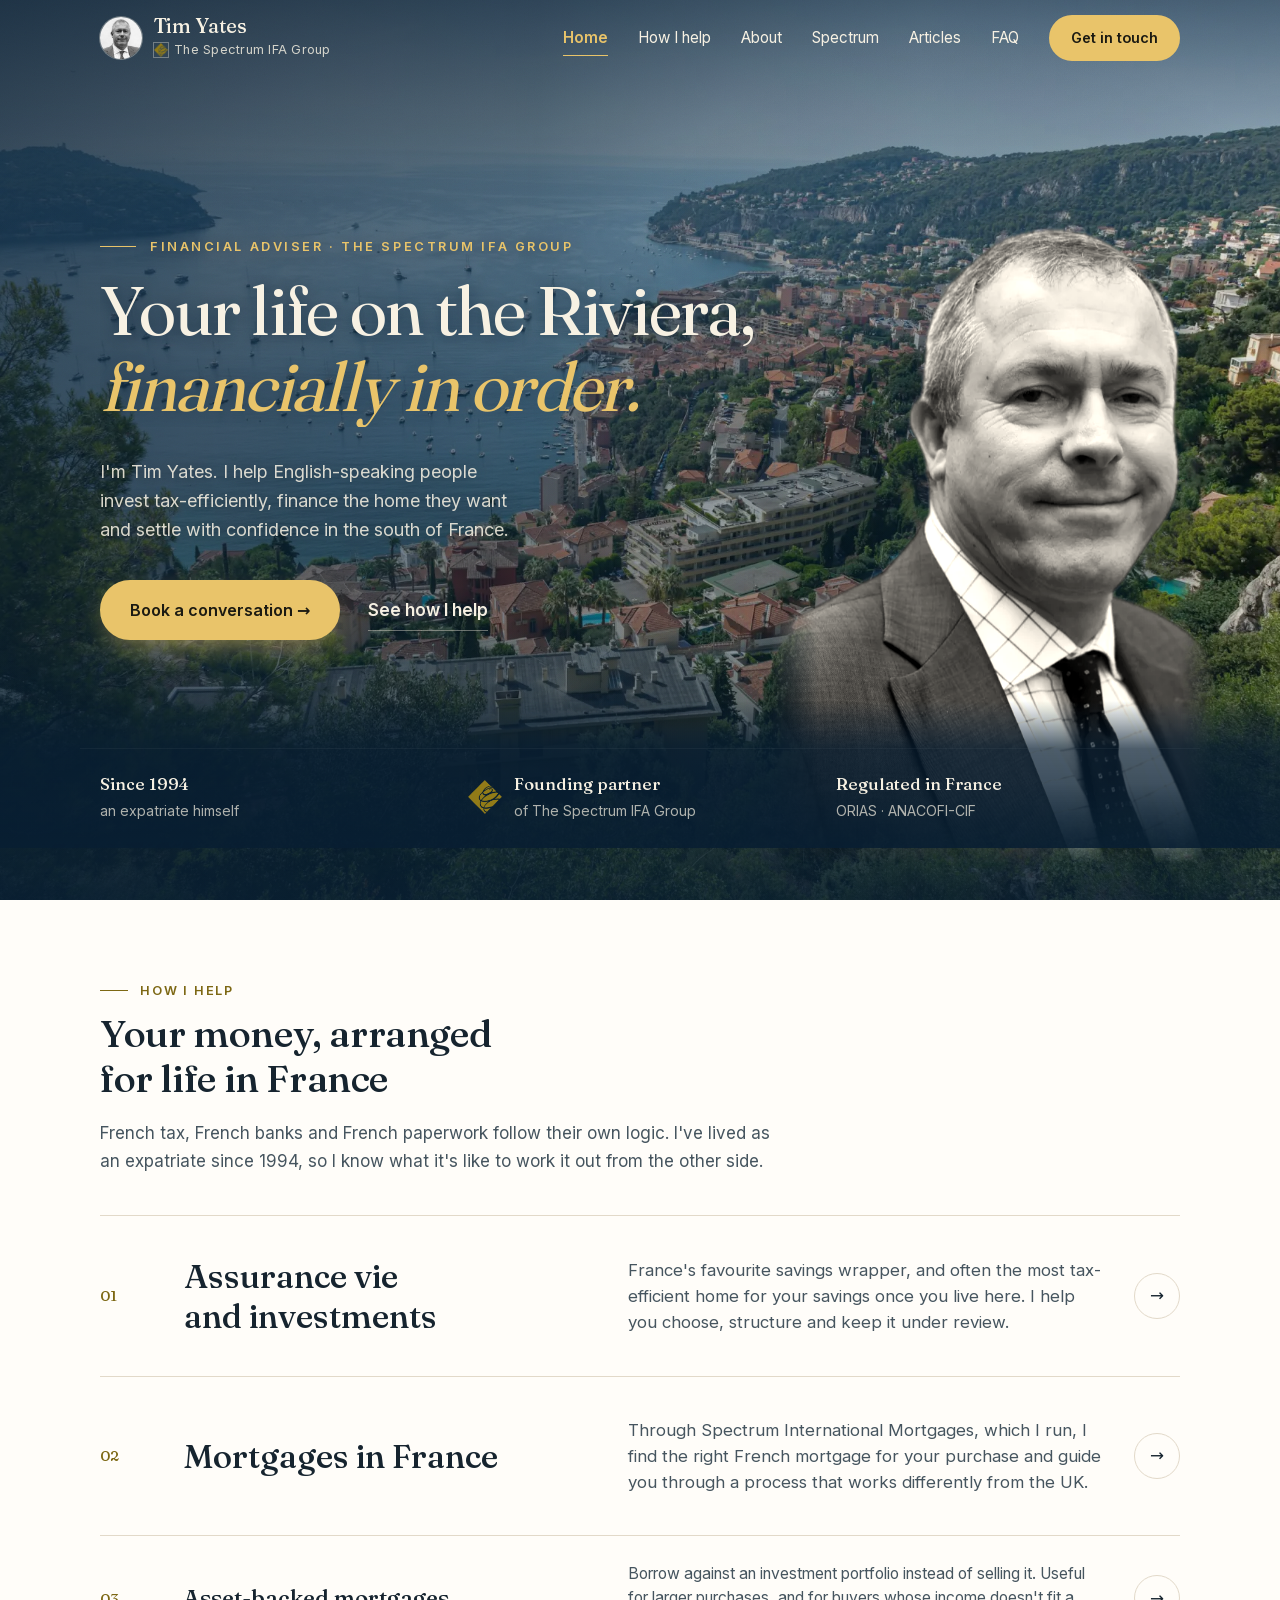
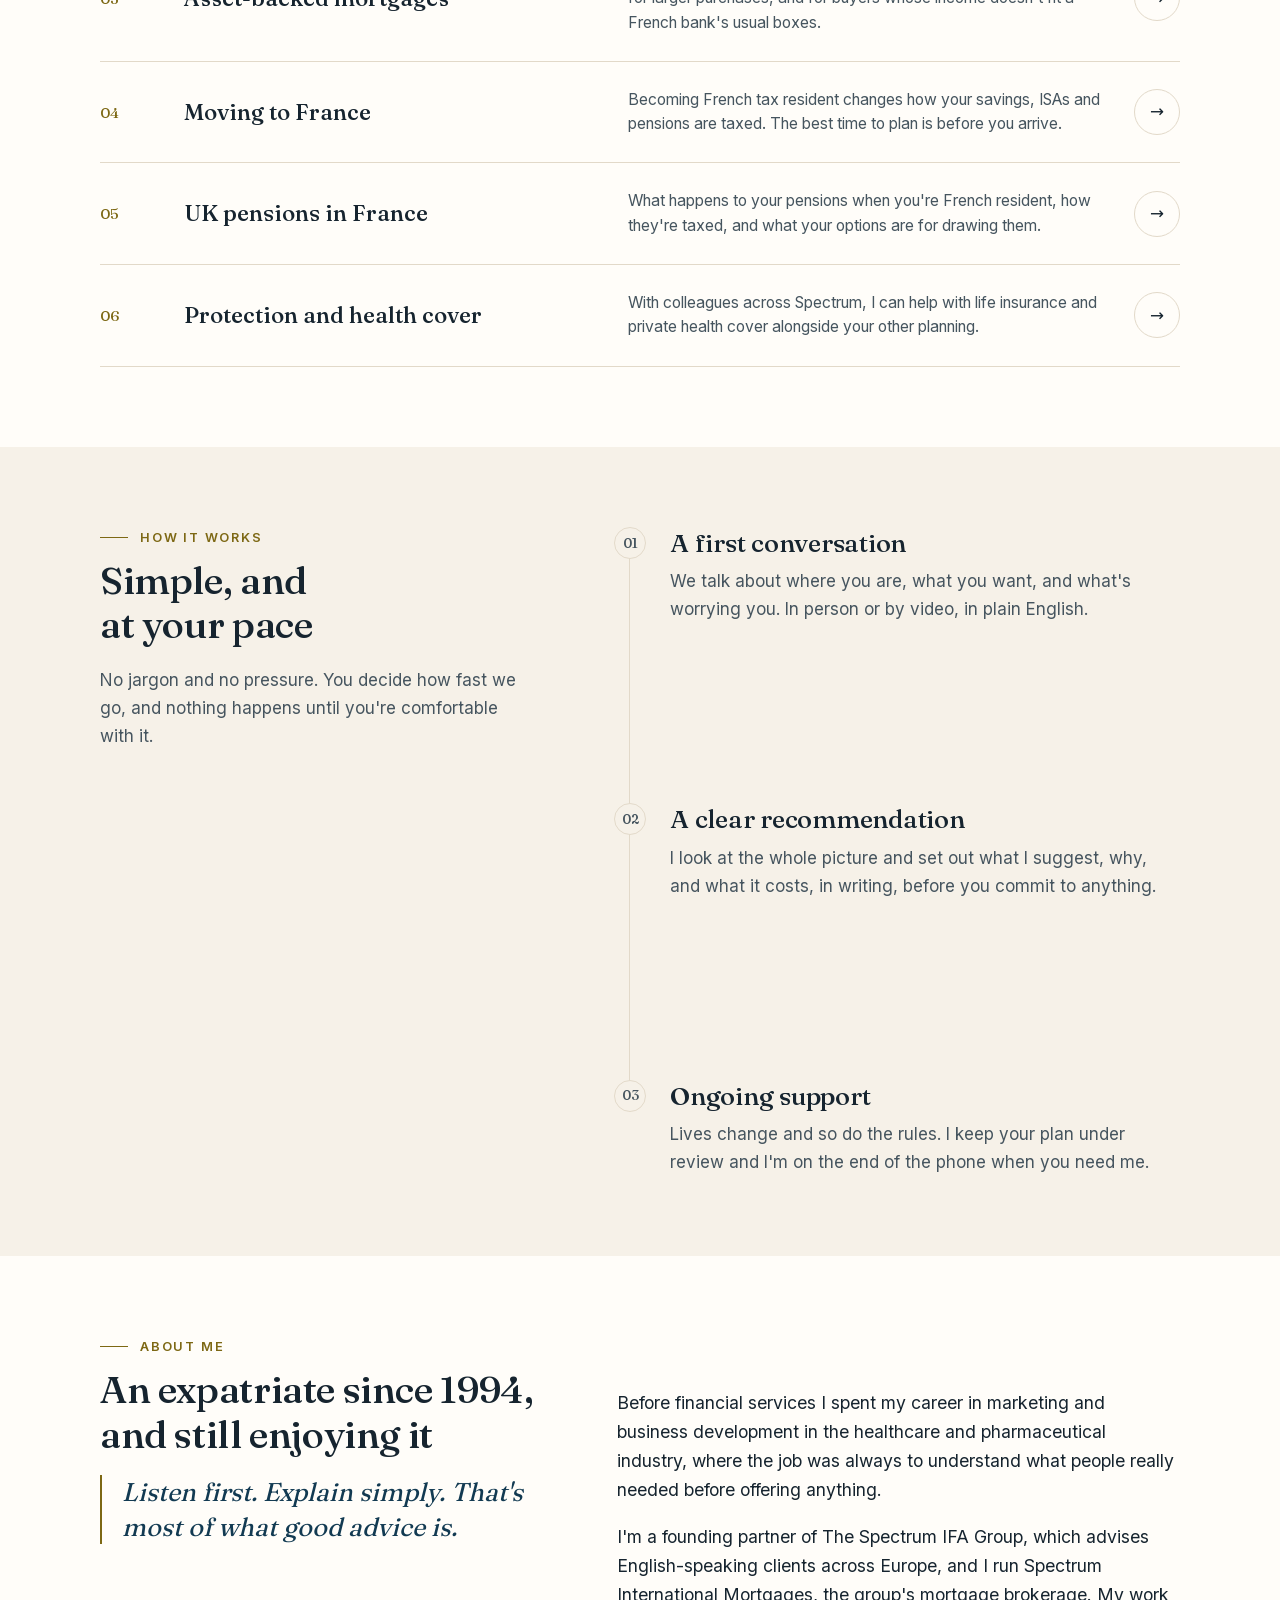
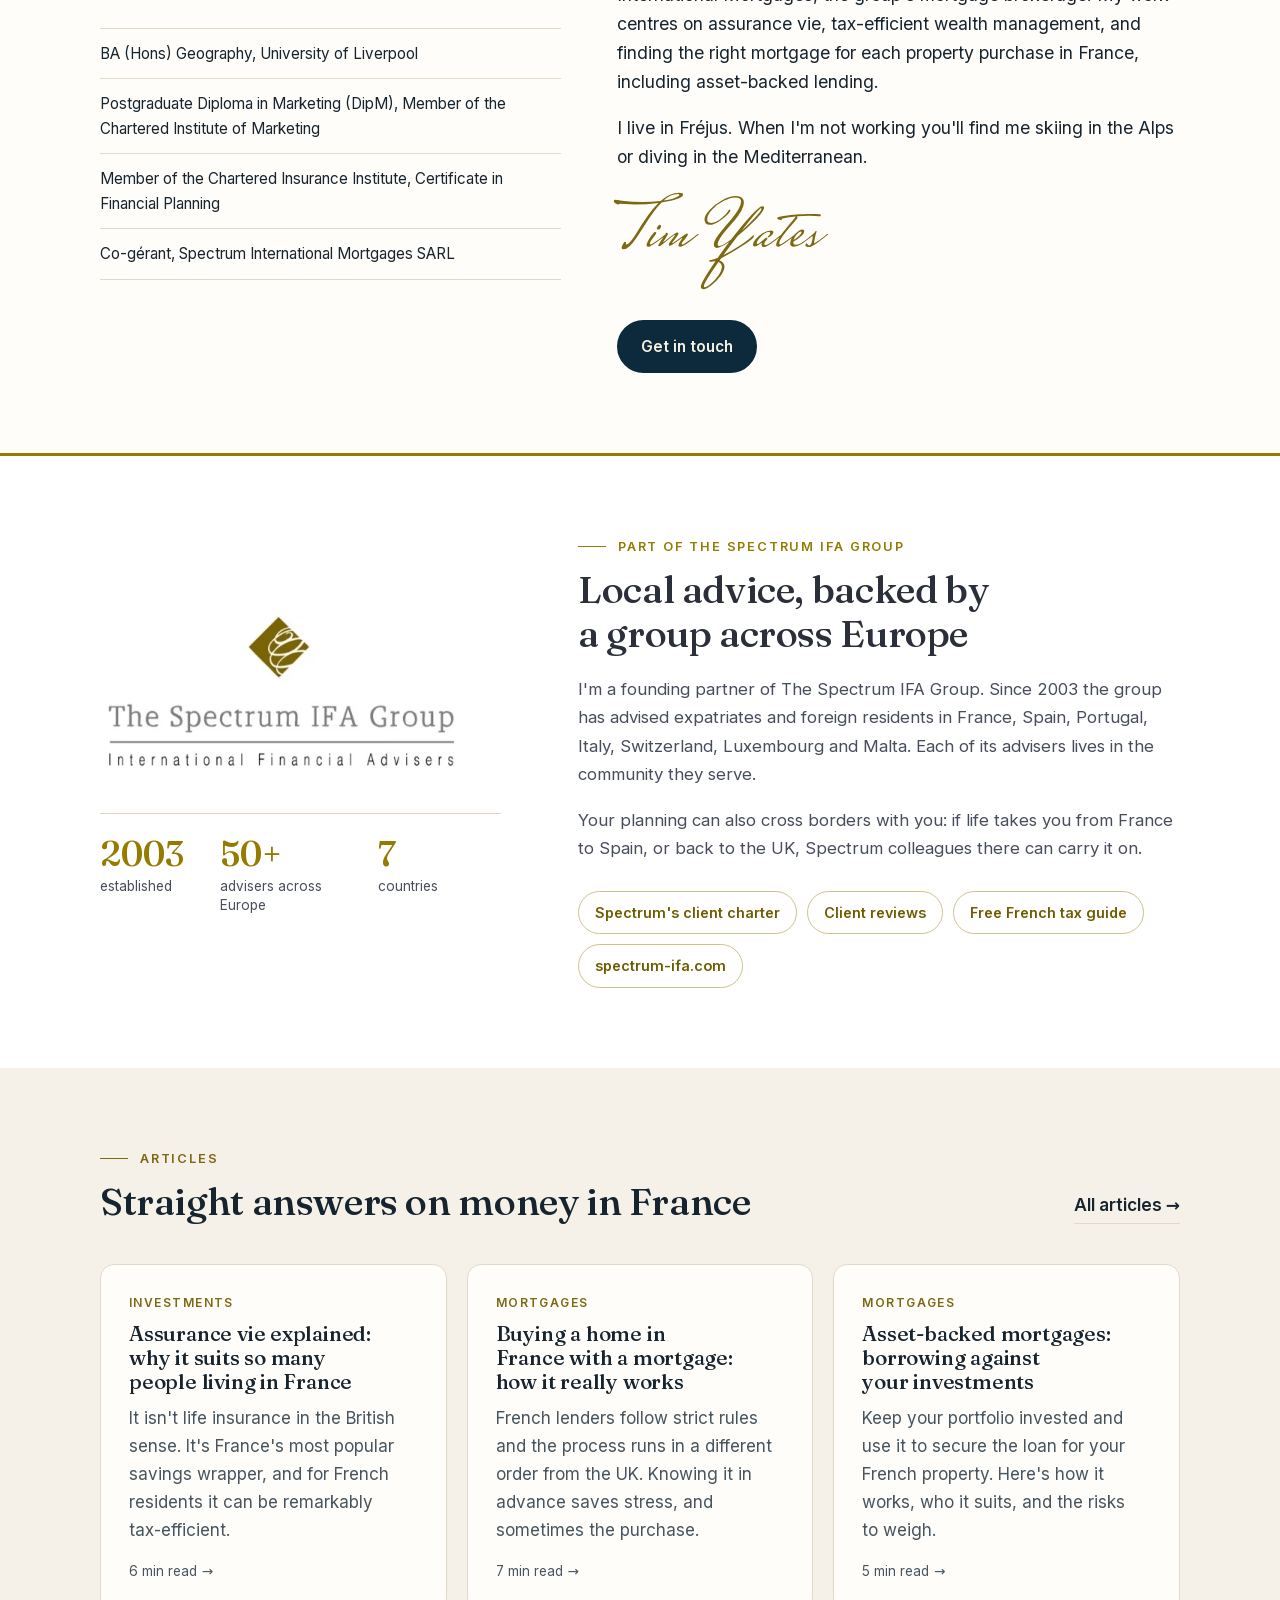
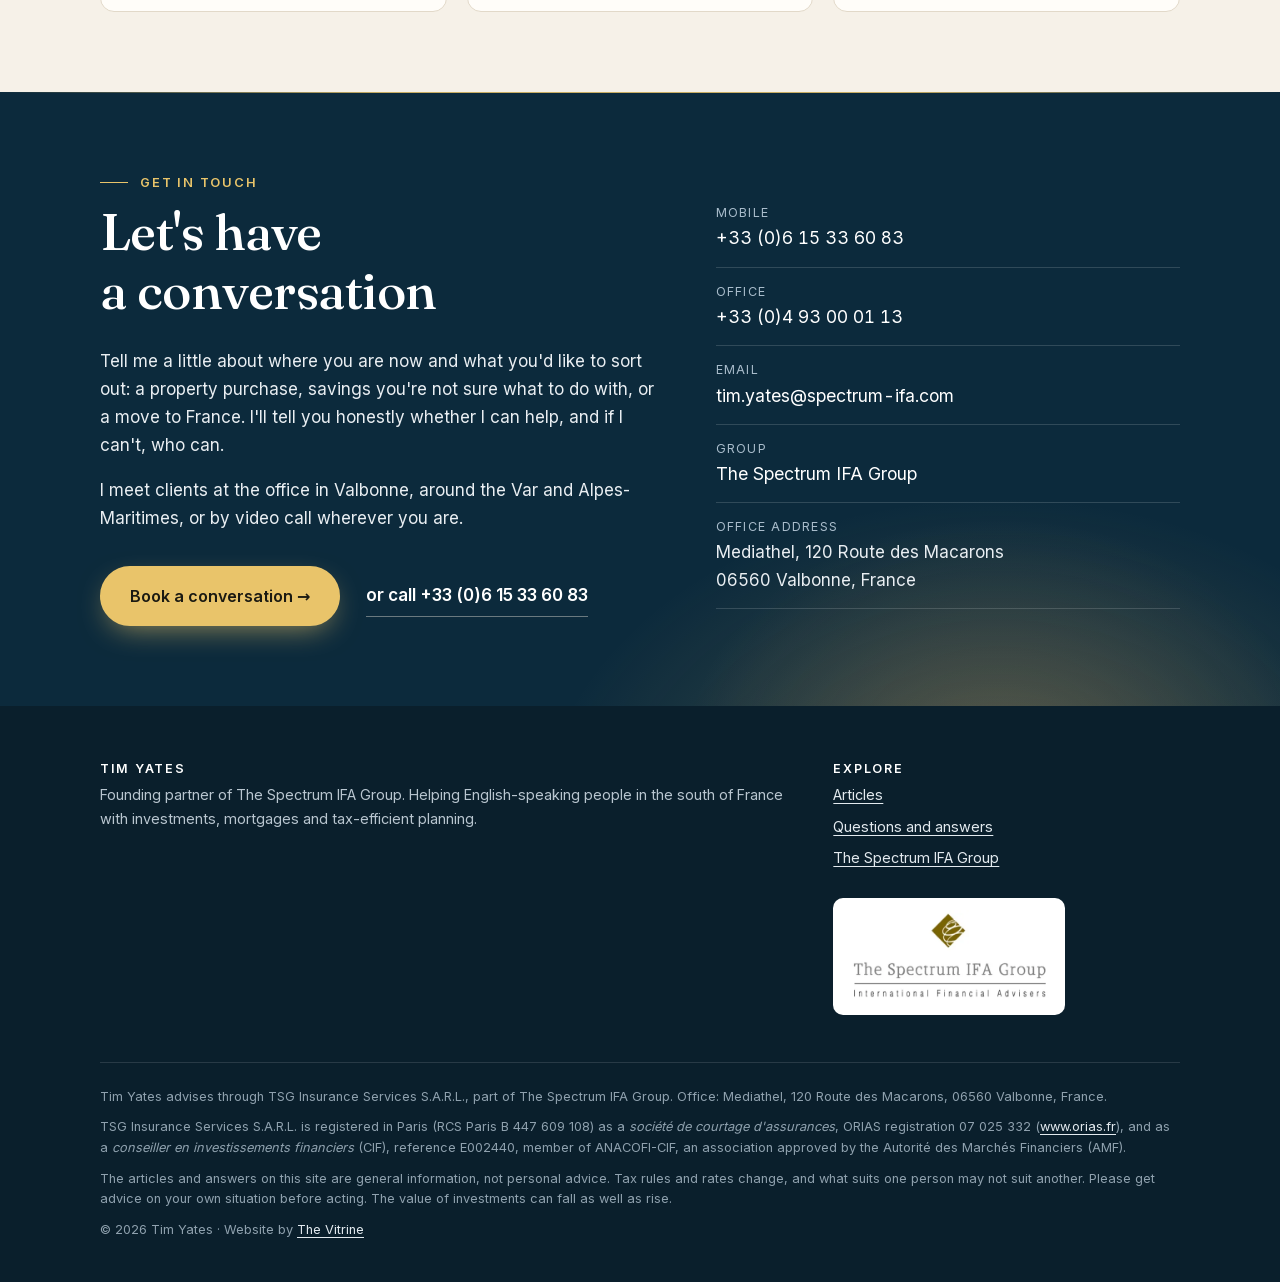
<file: index.html>
<!doctype html>
<html lang="en-GB">
<head>
<meta charset="utf-8">
<meta name="viewport" content="width=device-width, initial-scale=1">
<title>Tim Yates | Financial adviser on the Côte d&#x27;Azur</title>
<meta name="description" content="Tim Yates helps English-speaking people in the south of France with assurance vie, tax-efficient investments, French mortgages and planning a move to France.">
<link rel="canonical" href="https://timyates.vercel.app/">
<meta property="og:type" content="website">
<meta property="og:title" content="Tim Yates | Financial adviser on the Côte d&#x27;Azur">
<meta property="og:description" content="Tim Yates helps English-speaking people in the south of France with assurance vie, tax-efficient investments, French mortgages and planning a move to France.">
<meta property="og:url" content="https://timyates.vercel.app/">
<meta property="og:image" content="https://timyates.vercel.app/assets/tim-yates.jpg">
<meta name="theme-color" content="#0c2a3c">
<link rel="icon" href="/assets/favicon.svg?v=3cebce56" type="image/svg+xml">
<link rel="apple-touch-icon" href="/assets/apple-touch-icon.jpg?v=2c7b6490">
<script>document.documentElement.classList.add("js")</script>
<link rel="preload" as="font" href="/assets/fonts/fraunces-latin.woff2?v=175f6e93" type="font/woff2" crossorigin>
<link rel="preload" as="font" href="/assets/fonts/inter-latin.woff2?v=1dc044f4" type="font/woff2" crossorigin>
<link rel="stylesheet" href="/assets/styles.css?v=6d56ca2c">
<link rel="preload" as="image" href="/assets/tim-cutout.webp?v=4c73bbf4" imagesrcset="/assets/tim-cutout-sm.webp?v=6df15df6 600w, /assets/tim-cutout.webp?v=4c73bbf4 1040w" imagesizes="(min-width: 901px) 520px, 300px" type="image/webp">
<link rel="preload" as="image" href="/assets/riviera.webp?v=29c4f369" type="image/webp" media="(min-width: 901px)">
<link rel="preload" as="image" href="/assets/riviera-sm.webp?v=03535b58" type="image/webp" media="(max-width: 900px)">
<script type="application/ld+json">{"@context": "https://schema.org", "@type": "Person", "name": "Tim Yates", "jobTitle": "Financial adviser", "worksFor": {"@type": "Organization", "name": "The Spectrum IFA Group", "url": "https://spectrum-ifa.com/"}, "email": "tim.yates@spectrum-ifa.com", "telephone": "+33615336083", "address": {"@type": "PostalAddress", "streetAddress": "Mediathel, 120 Route des Macarons", "postalCode": "06560", "addressLocality": "Valbonne", "addressCountry": "FR"}, "alumniOf": "University of Liverpool"}</script>
</head>
<body class="dark-top">
<a class="skip" href="#main">Skip to content</a>
<header class="site-header">
  <div class="wrap">
    <a class="brand" href="/" aria-label="Tim Yates, The Spectrum IFA Group, home">
      <img src="/assets/tim-avatar.jpg?v=43119e0e" alt="" width="40" height="40">
      <div><strong>Tim Yates</strong><span class="brand-group"><img src="/assets/spectrum-mark.webp?v=8ff3d7af" alt="" width="14" height="14">The Spectrum IFA Group</span></div>
    </a>
    <button class="menu-toggle" aria-expanded="false" aria-controls="nav" aria-label="Open menu"><span class="burger" aria-hidden="true"><span></span></span></button>
    <nav class="nav" id="nav" aria-label="Main">
      <a href="/" aria-current="page" style="--i:0">Home</a> <a href="/#services" style="--i:1">How I help</a> <a href="/#about" style="--i:2">About</a> <a href="/#spectrum" style="--i:3">Spectrum</a> <a href="/blog/" style="--i:4">Articles</a> <a href="/faq/" style="--i:5">FAQ</a> <a class="btn" href="/#contact" style="--i:6">Get in touch</a>
    </nav>
  </div>
</header>
<main id="main">
<section class="hero" aria-labelledby="hero-title">
  <div class="scene" aria-hidden="true">
    <div class="sky"></div>
    <div class="sun"><span></span></div>
    <svg class="ridge far" viewBox="0 0 1440 140" preserveAspectRatio="none"><path d="M0 140V96l70-10 60-22 50 12 70-30 60 18 80-26 70 22 90-6 90 18 100-14 90-24 70 14 80-20 90 26 110 10 160 18v54z"/></svg>
    <svg class="ridge near" viewBox="0 0 1440 140" preserveAspectRatio="none"><path d="M0 140V82l48-6 42-30 34 16 46-40 40 28 52-34 44 30 60-12 58 30 72-6 66 22 90 8 120 16 160 4 200 6 308-2v54z"/></svg>
    <div class="sea"><div class="glitter"></div></div>
    <div class="horizon"></div>
    <div class="grain"></div>
  </div>
  <div class="wrap hero-grid">
    <div class="hero-copy">
      <p class="hero-eyebrow">Financial adviser · The Spectrum IFA Group</p>
      <h1 id="hero-title"><span class="line"><span>Your life on the Riviera,</span></span> <span class="line"><span><em>financially in order.</em></span></span></h1>
      <p class="hero-lead">I'm Tim Yates. I help English-speaking people invest tax-efficiently, finance the home they want and settle with confidence in the south of France.</p>
      <div class="hero-cta">
        <a class="btn btn-sun" href="#contact">Book a conversation <span aria-hidden="true">→</span></a>
        <a class="hero-link" href="#services">See how I help</a>
      </div>
    </div>
    <figure class="portrait">
      <div class="portrait-glow" aria-hidden="true"></div>
      <img class="portrait-img" src="/assets/tim-cutout.webp?v=4c73bbf4" srcset="/assets/tim-cutout-sm.webp?v=6df15df6 600w, /assets/tim-cutout.webp?v=4c73bbf4 1040w" sizes="(min-width: 901px) 520px, 300px" alt="Portrait of Tim Yates" width="1040" height="1560" fetchpriority="high">
    </figure>
  </div>
  <ul class="hero-proof wrap">
    <li><strong>Since 1994</strong> an expatriate himself</li>
    <li class="proof-spectrum"><img src="/assets/spectrum-mark.webp?v=8ff3d7af" alt="" width="34" height="34"><span><strong>Founding partner</strong> of The Spectrum IFA Group</span></li>
    <li><strong>Regulated in France</strong> ORIAS · ANACOFI-CIF</li>
  </ul>
</section>
<section id="services">
  <div class="wrap">
    <div class="section-head" data-reveal="head">
      <p class="eyebrow">How I help</p>
      <h2>Your money, arranged for life in France</h2>
      <p class="muted">French tax, French banks and French paperwork follow their own logic. I've lived as an expatriate since 1994, so I know what it's like to work it out from the other side.</p>
    </div>
    <ol class="svc" data-reveal="stagger">
<li class="svc-item svc-lead"><a href="/blog/assurance-vie-explained/"><span class="svc-num">01</span><span class="svc-title">Assurance vie and investments</span><span class="svc-desc">France&#x27;s favourite savings wrapper, and often the most tax-efficient home for your savings once you live here. I help you choose, structure and keep it under review.</span><span class="svc-arrow" aria-hidden="true">→</span></a></li>
<li class="svc-item svc-lead"><a href="/blog/buying-a-home-in-france-with-a-mortgage/"><span class="svc-num">02</span><span class="svc-title">Mortgages in France</span><span class="svc-desc">Through Spectrum International Mortgages, which I run, I find the right French mortgage for your purchase and guide you through a process that works differently from the UK.</span><span class="svc-arrow" aria-hidden="true">→</span></a></li>
<li class="svc-item"><a href="/blog/asset-backed-mortgages/"><span class="svc-num">03</span><span class="svc-title">Asset-backed mortgages</span><span class="svc-desc">Borrow against an investment portfolio instead of selling it. Useful for larger purchases, and for buyers whose income doesn&#x27;t fit a French bank&#x27;s usual boxes.</span><span class="svc-arrow" aria-hidden="true">→</span></a></li>
<li class="svc-item"><a href="/blog/moving-to-france-money-checklist/"><span class="svc-num">04</span><span class="svc-title">Moving to France</span><span class="svc-desc">Becoming French tax resident changes how your savings, ISAs and pensions are taxed. The best time to plan is before you arrive.</span><span class="svc-arrow" aria-hidden="true">→</span></a></li>
<li class="svc-item"><a href="/faq/#pensions"><span class="svc-num">05</span><span class="svc-title">UK pensions in France</span><span class="svc-desc">What happens to your pensions when you&#x27;re French resident, how they&#x27;re taxed, and what your options are for drawing them.</span><span class="svc-arrow" aria-hidden="true">→</span></a></li>
<li class="svc-item"><a href="/faq/#insurance"><span class="svc-num">06</span><span class="svc-title">Protection and health cover</span><span class="svc-desc">With colleagues across Spectrum, I can help with life insurance and private health cover alongside your other planning.</span><span class="svc-arrow" aria-hidden="true">→</span></a></li>
    </ol>
  </div>
</section>
<section class="alt process">
  <div class="wrap process-grid">
    <div class="process-head" data-reveal="head">
      <p class="eyebrow">How it works</p>
      <h2>Simple, and at your pace</h2>
      <p class="muted">No jargon and no pressure. You decide how fast we go, and nothing happens until you're comfortable with it.</p>
    </div>
    <ol class="steps" data-steps>
      <li data-reveal="up"><h3>A first conversation</h3><p>We talk about where you are, what you want, and what's worrying you. In person or by video, in plain English.</p></li>
      <li data-reveal="up"><h3>A clear recommendation</h3><p>I look at the whole picture and set out what I suggest, why, and what it costs, in writing, before you commit to anything.</p></li>
      <li data-reveal="up"><h3>Ongoing support</h3><p>Lives change and so do the rules. I keep your plan under review and I'm on the end of the phone when you need me.</p></li>
    </ol>
  </div>
</section>
<section id="about">
  <div class="wrap about">
    <div data-reveal="head">
      <p class="eyebrow">About me</p>
      <h2>An expatriate since 1994, and still enjoying it</h2>
      <blockquote class="pull">Listen first. Explain simply. That's most of what good advice is.</blockquote>
    </div>
    <div class="about-creds" data-reveal="up">
      <ul class="creds">
        <li>BA (Hons) Geography, University of Liverpool</li>
        <li>Postgraduate Diploma in Marketing (DipM), Member of the Chartered Institute of Marketing</li>
        <li>Member of the Chartered Insurance Institute, Certificate in Financial Planning</li>
        <li>Co-gérant, Spectrum International Mortgages SARL</li>
      </ul>
    </div>
    <div class="about-text" data-reveal="up" style="--d:160ms">
      <p>Before financial services I spent my career in marketing and business development in the healthcare and pharmaceutical industry, where the job was always to understand what people really needed before offering anything.</p>
      <p>I'm a founding partner of The Spectrum IFA Group, which advises English-speaking clients across Europe, and I run Spectrum International Mortgages, the group's mortgage brokerage. My work centres on assurance vie, tax-efficient wealth management, and finding the right mortgage for each property purchase in France, including asset-backed lending.</p>
      <p>I live in Fréjus. When I'm not working you'll find me skiing in the Alps or diving in the Mediterranean.</p>
      <svg class="signature" role="img" aria-label="Tim Yates" focusable="false" viewBox="0 0 315 146"><path fill="currentColor" d="M34.9 20.7L34.9 20.7L12.7 19.6Q12.5 19.6 11.8 20.2Q11.1 20.8 10.6 20.8Q10.1 20.8 9.9 20.7L9.9 20.7Q4.0 18.6 4.0 15.6L4.0 15.6Q4.0 14.1 5.7 14.1L5.7 14.1Q6.7 14.1 18.7 15.7Q30.6 17.2 44.4 17.2Q58.2 17.2 70.9 15.7L70.9 15.7Q84.4 4 97.7 4L97.7 4Q103.2 4 103.2 6.6L103.2 6.6Q103.2 13.4 72.4 17.9L72.4 17.9Q62.2 28.1 47.7 51.2L47.7 51.2Q42.3 59.7 37 67.6L37 67.6Q25.3 85.0 17.9 85.0L17.9 85.0Q15.2 85.0 15.2 82.7Q15.2 80.3 17.2 77.2L17.2 77.2Q19.1 74.2 20.2 74.2L20.2 74.2Q20.3 74.2 20.3 74.2L20.3 74.2Q21.6 74.2 21.6 75.7L21.6 75.7L21.2 77.6Q21.2 78.1 21.6 78.1L21.6 78.1Q26.9 78.1 39.6 56.5L39.6 56.5Q44.7 47.8 52.6 36.7Q60.5 25.6 67.9 18.5L67.9 18.5Q50.6 20.7 34.9 20.7ZM95.3 5.9L95.3 5.9Q85.7 5.9 75.4 15.1L75.4 15.1Q82.8 14 88.2 12.4Q93.5 10.8 95.7 9.4Q97.9 8 97.9 7.0Q97.9 5.9 95.3 5.9ZM69.8 49.9Q70.7 49.9 71.3 50.5Q71.8 51.1 71.8 52.2Q71.8 53.3 70.3 55.0Q68.8 56.7 67.7 56.7Q66.6 56.7 66.1 56.1Q65.6 55.4 65.6 54.6Q65.6 53.7 67.2 51.8Q68.8 49.9 69.8 49.9ZM75.8 65.2L78 63.4Q78.8 62.9 79.3 62.9Q79.7 62.9 79.7 63.5L79.7 63.5L79.7 63.8Q80.1 63.8 74.4 68.2Q68.6 72.6 62.1 77.0Q55.5 81.4 53.8 81.4L53.8 81.4Q50.9 81.4 50.9 79.0L50.9 79.0Q50.9 76.1 55.9 68.1Q60.9 60.0 63.2 60.0L63.2 60.0Q64.9 60.0 64.9 61.3Q64.9 62.6 60.3 68.4Q55.7 74.2 55.7 76.7L55.7 76.7Q55.7 78.1 56.8 78.1Q57.8 78.1 62.0 75.3L62.0 75.3Q69.5 70.3 75.8 65.2L75.8 65.2ZM78.3 62.7L78.3 62.7L78.1 61.6Q78.1 61.1 80.2 61.1L80.2 61.1Q81.4 61.1 81.4 62.6Q81.4 64.1 78.0 69.3Q74.5 74.4 74.5 74.6Q74.5 74.8 74.9 74.8Q75.3 74.8 84.2 67.8Q93.0 60.8 94.8 60.8Q96.6 60.8 96.6 62.1Q96.6 63.3 95.6 64.9Q94.6 66.4 91.4 70.5Q88.2 74.5 88.0 74.8Q87.8 75.1 87.8 75.5Q87.8 75.9 88.5 75.9Q89.1 75.9 98.3 69.1Q107.5 62.3 108.8 62.3Q110.1 62.3 110.1 63.4L110.1 63.4Q110.1 65.4 105.7 70.4Q101.3 75.4 101.3 76.8Q101.3 78.1 102.4 78.1Q103.4 78.1 107.6 75.3L107.6 75.3Q115.1 70.3 121.4 65.2L121.4 65.2L123.6 63.4Q124.4 62.9 125.0 62.9Q125.5 62.9 125.5 63.5L125.5 63.5L125.5 63.8Q104.4 81.4 99.4 81.4L99.4 81.4Q96.5 81.4 96.5 79.0L96.5 79.0Q96.5 77.0 99.4 73.1Q102.3 69.2 102.3 68.9Q102.3 68.5 102.1 68.5Q101.8 68.5 93.9 74.2Q85.9 79.9 84.4 79.9L84.4 79.9Q83.7 79.9 83.2 79.4Q82.7 78.8 82.7 78.2L82.7 78.2Q82.7 76.4 87.0 70.9L87.0 70.9Q91.3 65.5 91.3 65L91.3 65Q91.3 64.5 90.7 64.5L90.7 64.5Q90.0 64.5 76.5 75.5L76.5 75.5L71.5 79.5Q70.2 80.6 69.6 80.6Q68.9 80.6 68.3 80.3Q67.7 79.9 67.7 79.2Q67.7 78.5 69.5 75.8Q71.2 73.1 74.0 69.2L74.0 69.2Q78.3 63.4 78.3 62.7ZM203.8 64.9L203.8 64.9Q204.7 64.9 204.7 66.1L204.7 66.1Q204.7 69.2 187.1 80.7Q169.5 92.1 157.9 97.6L157.9 97.6L155.5 100.9Q162.5 103.6 162.5 109.7Q162.5 115.7 156.5 123.6Q150.5 131.5 143.5 136.8Q136.5 142 132.6 142Q128.6 142 128.6 138.3L128.6 138.3Q128.6 132.4 149.5 102.0L149.5 102.0Q149.2 101.9 148.5 101.9L148.5 101.9Q142.4 102.8 142.2 102.8L142.2 102.8Q140.5 102.8 140.5 101.8Q140.5 100.7 143.2 100.4L143.2 100.4Q146.8 99.6 152.9 97.0L152.9 97.0Q159.1 88.1 169.2 74.6L169.2 74.6Q156.7 82.9 151.5 82.9L151.5 82.9Q149.4 82.9 148.4 81.8Q147.3 80.6 147.3 77.3Q147.3 73.9 151.3 67.8Q155.3 61.6 161.1 55.0Q166.8 48.3 172.6 41.5Q178.3 34.6 182.3 27.9Q186.3 21.1 186.3 16.5L186.3 16.5Q186.3 10.6 177.9 10.6L177.9 10.6Q171 10.6 161.6 15.4Q152.1 20.2 144.9 27.9Q137.7 35.5 137.7 42.4L137.7 42.4Q137.7 47.1 143.2 47.1L143.2 47.1Q147.2 47.1 151.6 44.9Q156 42.6 159.3 39.5L159.3 39.5Q166.2 33.1 168 29.6L168 29.6Q168.9 28.0 170.0 28.0Q171 28.0 171 28.9L171 28.9Q171 30.9 166.2 35.9Q161.4 40.8 154.1 45.3Q146.8 49.8 142 49.8Q137.2 49.8 135.5 47.5Q133.8 45.2 133.8 42.0L133.8 42.0Q133.8 36.4 141.1 28.5Q148.3 20.5 159.2 14.5Q170 8.5 179 8.5L179 8.5Q190.3 8.5 190.3 18.4L190.3 18.4Q190.3 23.3 186.5 30.0Q182.6 36.7 177.1 43.2Q171.5 49.7 165.9 56.1L165.9 56.1Q152.7 71.2 152.7 78.0L152.7 78.0Q152.7 80.2 155.5 80.2L155.5 80.2Q159.9 80.2 171.9 71.0L171.9 71.0Q187.6 50.4 200.1 36.8Q212.5 23.1 216.5 23.1L216.5 23.1Q219.3 23.1 219.3 25.2L219.3 25.2Q219.3 29.8 207.7 42.0Q196.1 54.1 181.4 65.7L181.4 65.7Q170.2 80.3 161.1 93.1L161.1 93.1Q172.8 87.2 184.7 79.4Q196.5 71.6 202.4 65.7L202.4 65.7Q203.2 64.9 203.8 64.9ZM143.0 134.3Q148.8 129.4 153.8 122.3Q158.7 115.2 158.7 110.2Q158.7 105.2 153.9 103.2L153.9 103.2Q133 133.1 133 137.4L133 137.4Q133 139.1 134.3 139.1L134.3 139.1Q137.1 139.1 143.0 134.3ZM214.7 26.1L214.7 26.1Q212 26.1 187.2 58.2L187.2 58.2Q198.5 48.0 207 38.7Q215.5 29.3 215.5 26.8L215.5 26.8Q215.5 26.1 214.7 26.1ZM224.7 68.1L224.7 68.1Q224.1 68.1 224.1 67.7Q224.1 67.2 224.8 66.6L224.8 66.6Q228.1 63.9 228.1 61.7L228.1 61.7Q228.1 60.3 225.6 60.1L225.6 60.1Q221.1 60.2 214.9 66.6Q208.6 73.0 208.6 76.2L208.6 76.2Q208.6 77.3 209.9 77.3Q211.1 77.3 213.2 75.6L213.2 75.6Q215.1 74.4 220.3 69.6L220.3 69.6Q221.5 68.4 222.6 68.4L222.6 68.4Q224.0 68.4 224.0 69.7L224.0 69.7Q224.0 70.2 223.7 70.5Q223.4 70.8 222.6 71.8Q221.8 72.7 221.2 73.5L221.2 73.5Q219.4 76.1 219.4 76.9L219.4 76.9Q219.4 78.9 221.0 78.9L221.0 78.9Q223.1 78.9 228.9 75.1Q234.7 71.2 239.5 67.3L239.5 67.3L244.3 63.5Q245.0 63.0 245.6 63.0Q246.2 63.0 246.2 63.7L246.2 63.7L246.2 63.9Q238.5 70.4 230.0 76.1Q221.4 81.8 218.7 81.8L218.7 81.8Q215.5 81.8 215.5 78.4L215.5 78.4Q215.5 77.6 215.8 76.9Q216.1 76.2 216.1 75.9Q216.1 75.6 215.9 75.5L215.9 75.5Q215.6 75.5 212.1 78.2Q208.5 80.9 205.9 80.9Q203.2 80.9 203.2 78.1Q203.2 75.3 207.0 70.6Q210.7 65.8 217.0 61.9Q223.3 58.0 229.3 58.0L229.3 58.0Q230.7 58.0 231.7 58.7Q232.6 59.4 232.6 60.9Q232.6 62.3 229.7 65.2Q226.8 68.1 224.7 68.1ZM298.3 37.7L298.3 37.7L284 37.0Q275.2 37.0 266.5 37.7L266.5 37.7L267 39.7Q267 40.8 260.5 48.1Q254.0 55.3 247.5 63.9Q241.0 72.4 241.0 76.5L241.0 76.5Q241.0 78.1 242.2 78.1Q243.3 78.1 247.4 75.3L247.4 75.3Q255.0 70.3 261.3 65.2L261.3 65.2L263.5 63.4Q264.2 62.9 264.7 62.9Q265.2 62.9 265.2 63.5L265.2 63.5L265.2 63.8Q265.6 63.8 259.9 68.2Q254.1 72.6 247.6 77.0Q241.0 81.4 239.3 81.4L239.3 81.4Q236.4 81.4 236.4 78.8L236.4 78.8Q236.4 75.0 240.7 68.3Q244.9 61.6 250.0 55.7Q255.0 49.7 259.6 44.4Q264.1 39.1 264.5 37.9L264.5 37.9Q253.5 38.9 247.6 40.3L247.6 40.3L245.6 40.7Q244.8 40.8 244.8 42.2L244.8 42.2Q244.8 42.8 243.4 42.8Q242.0 42.8 240.0 42.2Q237.9 41.5 237.9 40.3Q237.9 39.1 239.9 38.7L239.9 38.7Q254.7 36.1 260.9 35.6Q267.1 35.0 269.2 34.9Q271.2 34.7 275.6 34.6Q279.9 34.5 281.4 34.5L281.4 34.5Q285.9 34.3 292.0 34.3Q298 34.3 299.3 34.8Q300.6 35.3 300.6 36.7L300.6 36.7Q300.6 37.7 298.3 37.7ZM286.5 65.6L289 63.5Q289.7 63.0 290.3 63.0Q290.9 63.0 290.9 63.7L290.9 63.7L290.9 63.9Q280.5 72.5 273.6 76.8Q266.7 81.1 261.1 81.1L261.1 81.1Q256.6 81.1 256.6 76.7L256.6 76.7Q256.6 70.2 263.2 63.4Q269.8 56.5 274.3 56.5L274.3 56.5Q276.8 56.5 276.8 59.3L276.8 59.3Q276.3 64.8 261 74.1L261 74.1L261 75.1Q261 78.4 264.5 78.4Q267.9 78.4 271.9 76.1L271.9 76.1Q279.7 71.5 286.5 65.6L286.5 65.6ZM271.7 59.6L271.7 59.6Q269.5 59.6 266.1 63.3Q262.6 67 261.4 71.7L261.4 71.7Q266.2 68.8 269.5 65.6Q272.8 62.3 272.8 61.0Q272.8 59.6 271.7 59.6ZM306.1 65.7L308.9 63.5Q309.7 63.0 310.3 63.0Q310.8 63.0 310.8 63.7L310.8 63.7L310.8 63.9Q303.1 70.4 294.6 76.1Q286.0 81.8 283.7 81.8Q281.4 81.8 279.9 81.0Q278.3 80.1 278.3 79.0Q278.3 77.9 278.9 77.2Q279.5 76.4 280.0 76.4Q280.5 76.4 281.7 78.0Q282.8 79.5 283.9 79.5L283.9 79.5Q286.2 79.5 287.5 74.6Q288.8 69.7 288.8 67.9Q288.8 66 288.6 66Q288.3 66 288.1 66.2L288.1 66.2L285.2 68.5L284.8 67Q291.1 62.0 292.1 60.3L292.1 60.3Q292.7 58.7 293.8 58.7L293.8 58.7Q294.5 58.7 294.5 59.2Q294.5 59.7 293.8 61.4Q293.1 63.0 292.0 68.8Q290.8 74.6 290.8 75.5Q290.8 76.4 291.3 76.4L291.3 76.4Q298.3 72.1 306.1 65.7L306.1 65.7Z"/></svg>
      <div class="btn-row"><a class="btn" href="#contact">Get in touch</a></div>
    </div>
  </div>
</section>
<section class="spectrum" id="spectrum" aria-labelledby="spectrum-title">
  <div class="wrap spectrum-grid">
    <div class="spectrum-brand" data-reveal="up">
      <a href="https://spectrum-ifa.com/" rel="noopener"><img src="/assets/spectrum-logo.webp?v=0b9b7338" alt="The Spectrum IFA Group, International Financial Advisers" width="480" height="223" loading="lazy"></a>
      <ul class="spectrum-facts">
        <li><strong>2003</strong>established</li>
        <li><strong data-count="50" data-suffix="+">50+</strong>advisers across Europe</li>
        <li><strong data-count="7">7</strong>countries</li>
      </ul>
    </div>
    <div class="spectrum-copy" data-reveal="head">
      <p class="eyebrow">Part of The Spectrum IFA Group</p>
      <h2 id="spectrum-title">Local advice, backed by a group across Europe</h2>
      <p>I'm a founding partner of The Spectrum IFA Group. Since 2003 the group has advised expatriates and foreign residents in France, Spain, Portugal, Italy, Switzerland, Luxembourg and Malta. Each of its advisers lives in the community they serve.</p>
      <p>Your planning can also cross borders with you: if life takes you from France to Spain, or back to the UK, Spectrum colleagues there can carry it on.</p>
      <ul class="spectrum-links">
        <li><a href="https://spectrum-ifa.com/spectrum-ifa-client-charter/" rel="noopener">Spectrum's client charter</a></li>
        <li><a href="https://spectrum-ifa.com/the-spectrum-ifa-group-reviews/" rel="noopener">Client reviews</a></li>
        <li><a href="https://spectrum-ifa.com/french-tax-guide-2020/" rel="noopener">Free French tax guide</a></li>
        <li><a href="https://spectrum-ifa.com/" rel="noopener">spectrum-ifa.com</a></li>
      </ul>
    </div>
  </div>
</section>
<section class="alt">
  <div class="wrap">
    <div class="section-head split" data-reveal="head">
      <p class="eyebrow">Articles</p>
      <h2>Straight answers on money in France</h2>
      <a class="link-arrow" href="/blog/">All articles <span aria-hidden="true">→</span></a>
    </div>
    <div class="post-list rail" data-reveal="stagger">
<a class="post-card" href="/blog/assurance-vie-explained/">
  <span class="tag">Investments</span>
  <h3 style="view-transition-name:post-assurance-vie-explained">Assurance vie explained: why it suits so many people living in France</h3>
  <p>It isn&#x27;t life insurance in the British sense. It&#x27;s France&#x27;s most popular savings wrapper, and for French residents it can be remarkably tax-efficient.</p>
  <span class="meta">6 min read</span>
</a>
<a class="post-card" href="/blog/buying-a-home-in-france-with-a-mortgage/">
  <span class="tag">Mortgages</span>
  <h3 style="view-transition-name:post-buying-a-home-in-france-with-a-mortgage">Buying a home in France with a mortgage: how it really works</h3>
  <p>French lenders follow strict rules and the process runs in a different order from the UK. Knowing it in advance saves stress, and sometimes the purchase.</p>
  <span class="meta">7 min read</span>
</a>
<a class="post-card" href="/blog/asset-backed-mortgages/">
  <span class="tag">Mortgages</span>
  <h3 style="view-transition-name:post-asset-backed-mortgages">Asset-backed mortgages: borrowing against your investments</h3>
  <p>Keep your portfolio invested and use it to secure the loan for your French property. Here&#x27;s how it works, who it suits, and the risks to weigh.</p>
  <span class="meta">5 min read</span>
</a>
    </div>
  </div>
</section>
<section class="contact-band" id="contact" data-reveal="band">
  <div class="wrap contact-grid">
    <div data-reveal="head">
      <p class="eyebrow">Get in touch</p>
      <h2>Let's have a conversation</h2>
      <p>Tell me a little about where you are now and what you'd like to sort out: a property purchase, savings you're not sure what to do with, or a move to France. I'll tell you honestly whether I can help, and if I can't, who can.</p>
      <p>I meet clients at the office in Valbonne, around the Var and Alpes-Maritimes, or by video call wherever you are.</p>
      <div class="band-cta">
        <a class="btn btn-sun" href="mailto:tim.yates@spectrum-ifa.com?subject=A%20first%20conversation">Book a conversation <span aria-hidden="true">→</span></a>
        <a class="hero-link" href="tel:+33615336083">or call +33 (0)6 15 33 60 83</a>
      </div>
    </div>
    <ul class="contact-list" data-reveal="stagger" style="--d:200ms">
      <li><span>Mobile</span><a href="tel:+33615336083">+33 (0)6 15 33 60 83</a></li>
      <li><span>Office</span><a href="tel:+33493000113">+33 (0)4 93 00 01 13</a></li>
      <li><span>Email</span><a href="mailto:tim.yates@spectrum-ifa.com">tim.yates@spectrum-ifa.com</a></li>
      <li><span>Group</span><a href="https://spectrum-ifa.com/" rel="noopener">The Spectrum IFA Group</a></li>
      <li><span>Office address</span>Mediathel, 120 Route des Macarons<br>06560 Valbonne, France</li>
    </ul>
  </div>
</section>
</main>
<footer class="site-footer">
  <div class="wrap">
    <div class="footer-grid">
      <div>
        <h3>Tim Yates</h3>
        <p>Founding partner of The Spectrum IFA Group. Helping English-speaking people in the south of France with investments, mortgages and tax-efficient planning.</p>
      </div>
      <div>
        <h3>Explore</h3>
        <ul>
          <li><a href="/blog/">Articles</a></li>
          <li><a href="/faq/">Questions and answers</a></li>
          <li><a href="https://spectrum-ifa.com/" rel="noopener">The Spectrum IFA Group</a></li>
        </ul>
        <a class="footer-logo" href="https://spectrum-ifa.com/" rel="noopener"><img src="/assets/spectrum-logo.webp?v=0b9b7338" alt="Part of The Spectrum IFA Group, International Financial Advisers" width="480" height="223" loading="lazy"></a>
      </div>
    </div>
    <div class="legal">
      <p>Tim Yates advises through TSG Insurance Services S.A.R.L., part of The Spectrum IFA Group. Office: Mediathel, 120 Route des Macarons, 06560 Valbonne, France.</p>
      <p>TSG Insurance Services S.A.R.L. is registered in Paris (RCS Paris B 447 609 108) as a <i lang="fr">société de courtage d'assurances</i>, ORIAS registration 07 025 332 (<a href="https://www.orias.fr/" rel="noopener">www.orias.fr</a>), and as a <i lang="fr">conseiller en investissements financiers</i> (CIF), reference E002440, member of ANACOFI-CIF, an association approved by the Autorité des Marchés Financiers (AMF).</p>
      <p>The articles and answers on this site are general information, not personal advice. Tax rules and rates change, and what suits one person may not suit another. Please get advice on your own situation before acting. The value of investments can fall as well as rise.</p>
      <p>© 2026 Tim Yates · Website by <a href="https://thevitrine.fr/en/" rel="noopener">The Vitrine</a></p>
    </div>
  </div>
</footer>
<script src="/assets/site.js?v=4504f9a5" defer></script>
</body>
</html>
</file>
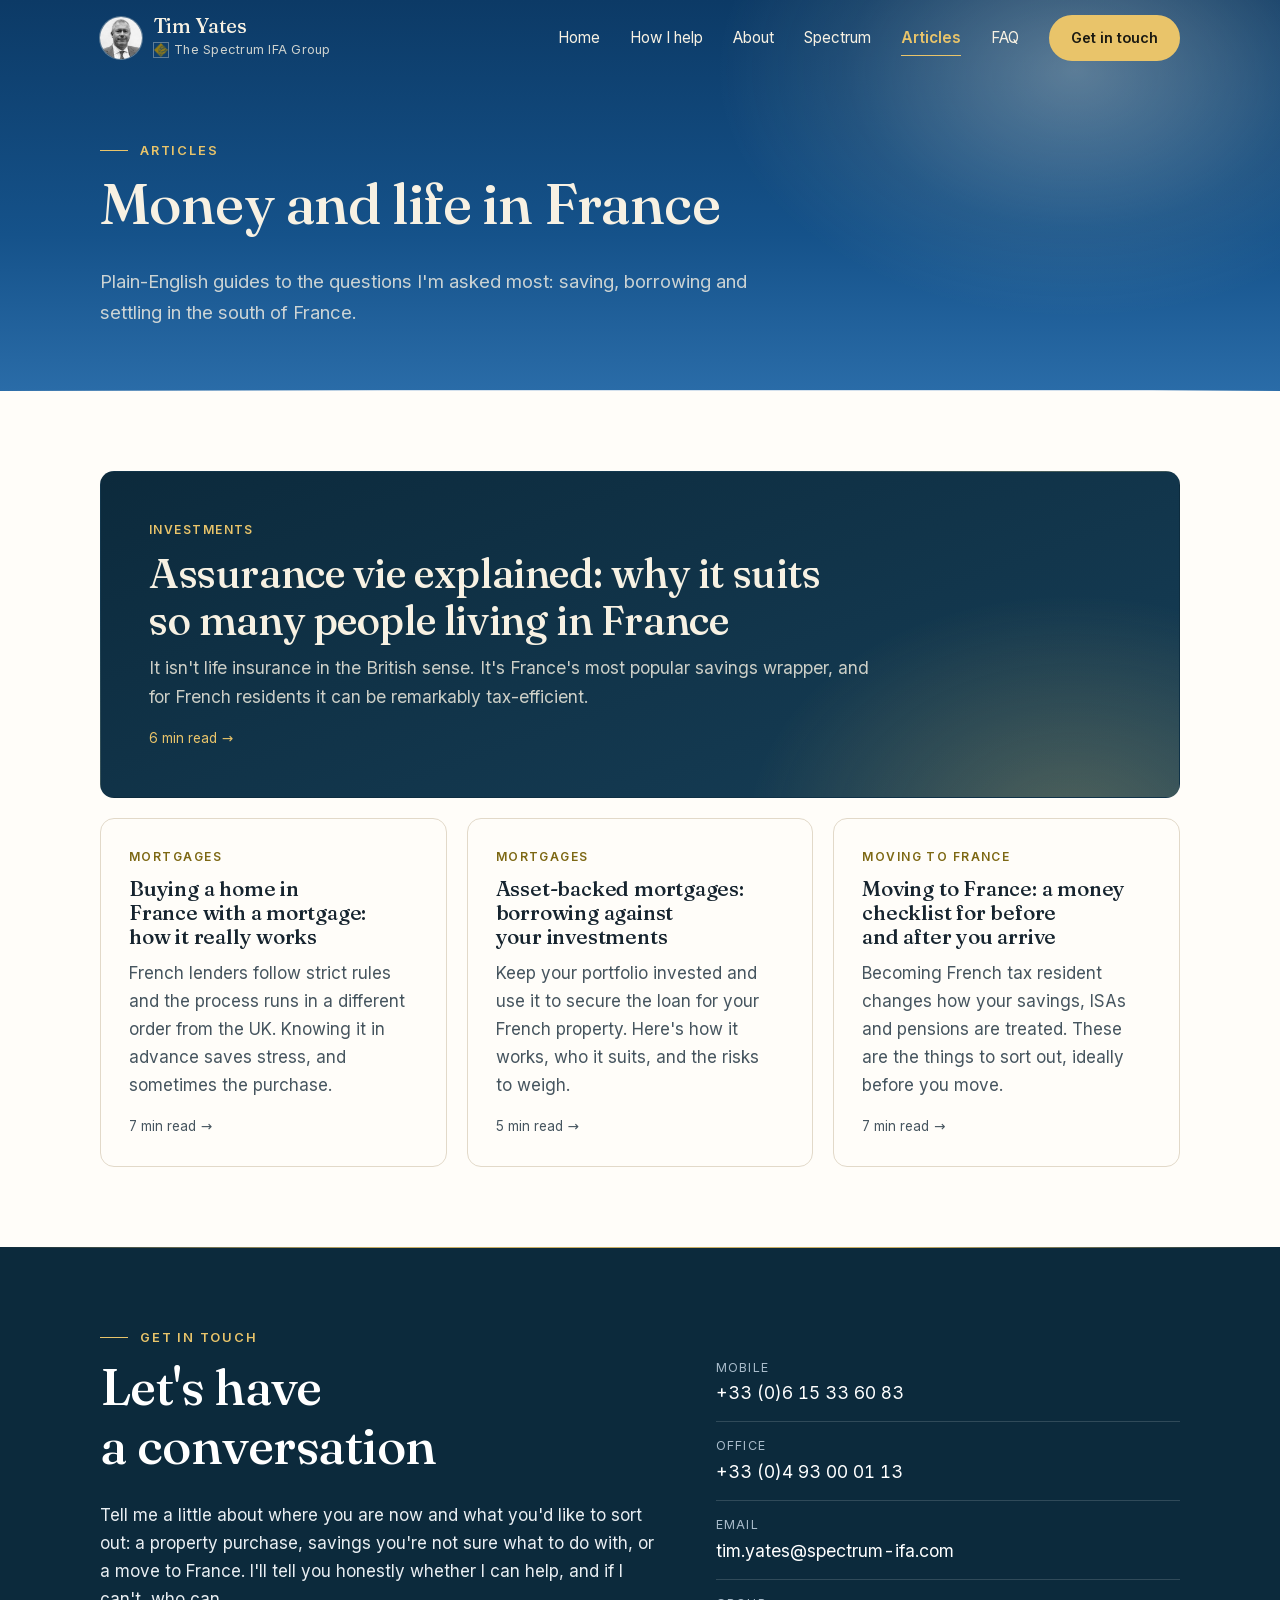
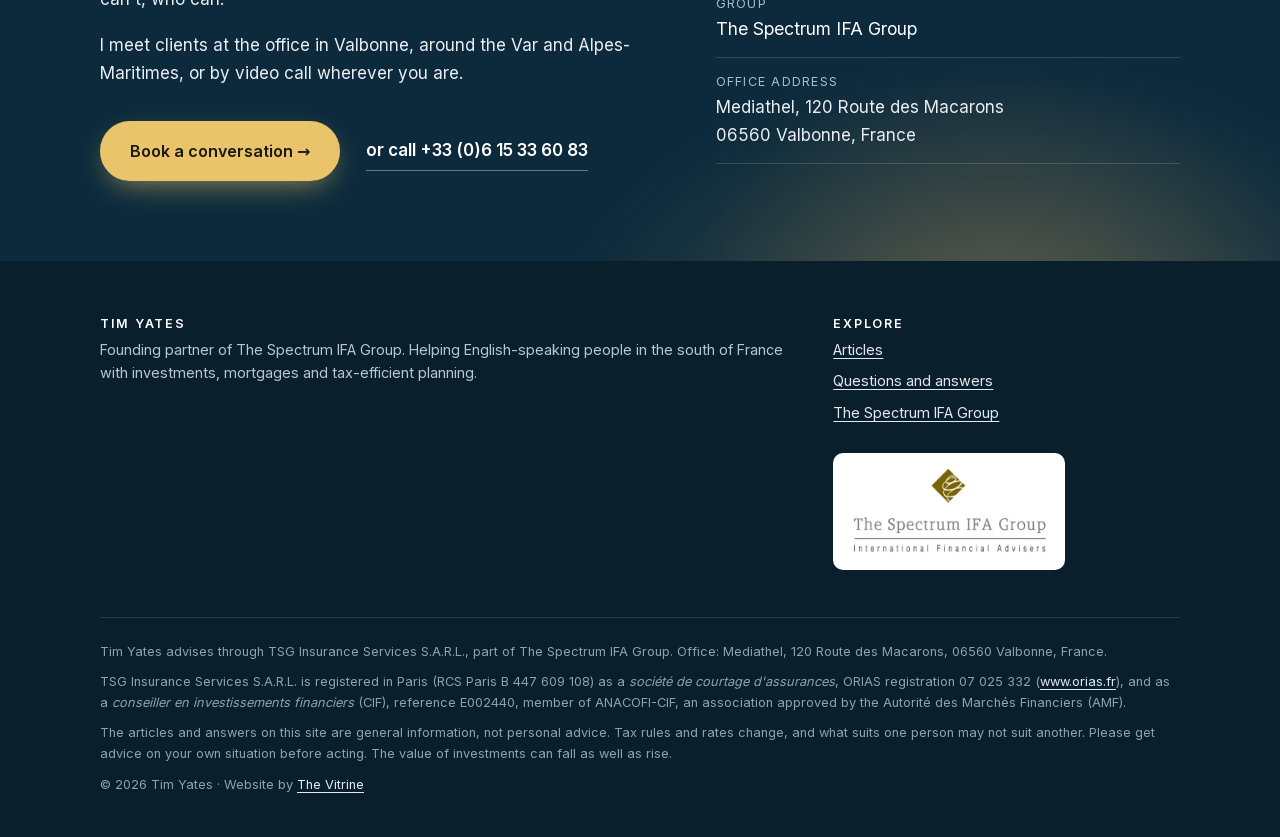
<file: blog/index.html>
<!doctype html>
<html lang="en-GB">
<head>
<meta charset="utf-8">
<meta name="viewport" content="width=device-width, initial-scale=1">
<title>Articles | Tim Yates, financial adviser</title>
<meta name="description" content="Plain-English guides to assurance vie, French mortgages and moving to France, by financial adviser Tim Yates.">
<link rel="canonical" href="https://timyates.vercel.app/blog/">
<meta property="og:type" content="website">
<meta property="og:title" content="Articles | Tim Yates, financial adviser">
<meta property="og:description" content="Plain-English guides to assurance vie, French mortgages and moving to France, by financial adviser Tim Yates.">
<meta property="og:url" content="https://timyates.vercel.app/blog/">
<meta property="og:image" content="https://timyates.vercel.app/assets/tim-yates.jpg">
<meta name="theme-color" content="#0c2a3c">
<link rel="icon" href="/assets/favicon.svg?v=3cebce56" type="image/svg+xml">
<link rel="apple-touch-icon" href="/assets/apple-touch-icon.jpg?v=2c7b6490">
<script>document.documentElement.classList.add("js")</script>
<link rel="preload" as="font" href="/assets/fonts/fraunces-latin.woff2?v=175f6e93" type="font/woff2" crossorigin>
<link rel="preload" as="font" href="/assets/fonts/inter-latin.woff2?v=1dc044f4" type="font/woff2" crossorigin>
<link rel="stylesheet" href="/assets/styles.css?v=6d56ca2c">
</head>
<body class="dark-top">
<a class="skip" href="#main">Skip to content</a>
<header class="site-header">
  <div class="wrap">
    <a class="brand" href="/" aria-label="Tim Yates, The Spectrum IFA Group, home">
      <img src="/assets/tim-avatar.jpg?v=43119e0e" alt="" width="40" height="40">
      <div><strong>Tim Yates</strong><span class="brand-group"><img src="/assets/spectrum-mark.webp?v=8ff3d7af" alt="" width="14" height="14">The Spectrum IFA Group</span></div>
    </a>
    <button class="menu-toggle" aria-expanded="false" aria-controls="nav" aria-label="Open menu"><span class="burger" aria-hidden="true"><span></span></span></button>
    <nav class="nav" id="nav" aria-label="Main">
      <a href="/" style="--i:0">Home</a> <a href="/#services" style="--i:1">How I help</a> <a href="/#about" style="--i:2">About</a> <a href="/#spectrum" style="--i:3">Spectrum</a> <a href="/blog/" aria-current="page" style="--i:4">Articles</a> <a href="/faq/" style="--i:5">FAQ</a> <a class="btn" href="/#contact" style="--i:6">Get in touch</a>
    </nav>
  </div>
</header>
<main id="main">
<div class="page-head">
  <div class="wrap" data-reveal="head">
    <p class="eyebrow">Articles</p>
    <h1>Money and life in France</h1>
    <p>Plain-English guides to the questions I'm asked most: saving, borrowing and settling in the south of France.</p>
  </div>
</div>
<section>
  <div class="wrap">
    <div class="post-list" data-reveal="stagger">
<a class="post-card feature" href="/blog/assurance-vie-explained/">
  <span class="tag">Investments</span>
  <h3 style="view-transition-name:post-assurance-vie-explained">Assurance vie explained: why it suits so many people living in France</h3>
  <p>It isn&#x27;t life insurance in the British sense. It&#x27;s France&#x27;s most popular savings wrapper, and for French residents it can be remarkably tax-efficient.</p>
  <span class="meta">6 min read</span>
</a>
<a class="post-card" href="/blog/buying-a-home-in-france-with-a-mortgage/">
  <span class="tag">Mortgages</span>
  <h3 style="view-transition-name:post-buying-a-home-in-france-with-a-mortgage">Buying a home in France with a mortgage: how it really works</h3>
  <p>French lenders follow strict rules and the process runs in a different order from the UK. Knowing it in advance saves stress, and sometimes the purchase.</p>
  <span class="meta">7 min read</span>
</a>
<a class="post-card" href="/blog/asset-backed-mortgages/">
  <span class="tag">Mortgages</span>
  <h3 style="view-transition-name:post-asset-backed-mortgages">Asset-backed mortgages: borrowing against your investments</h3>
  <p>Keep your portfolio invested and use it to secure the loan for your French property. Here&#x27;s how it works, who it suits, and the risks to weigh.</p>
  <span class="meta">5 min read</span>
</a>
<a class="post-card" href="/blog/moving-to-france-money-checklist/">
  <span class="tag">Moving to France</span>
  <h3 style="view-transition-name:post-moving-to-france-money-checklist">Moving to France: a money checklist for before and after you arrive</h3>
  <p>Becoming French tax resident changes how your savings, ISAs and pensions are treated. These are the things to sort out, ideally before you move.</p>
  <span class="meta">7 min read</span>
</a>
    </div>
  </div>
</section>
<section class="contact-band" id="contact" data-reveal="band">
  <div class="wrap contact-grid">
    <div data-reveal="head">
      <p class="eyebrow">Get in touch</p>
      <h2>Let's have a conversation</h2>
      <p>Tell me a little about where you are now and what you'd like to sort out: a property purchase, savings you're not sure what to do with, or a move to France. I'll tell you honestly whether I can help, and if I can't, who can.</p>
      <p>I meet clients at the office in Valbonne, around the Var and Alpes-Maritimes, or by video call wherever you are.</p>
      <div class="band-cta">
        <a class="btn btn-sun" href="mailto:tim.yates@spectrum-ifa.com?subject=A%20first%20conversation">Book a conversation <span aria-hidden="true">→</span></a>
        <a class="hero-link" href="tel:+33615336083">or call +33 (0)6 15 33 60 83</a>
      </div>
    </div>
    <ul class="contact-list" data-reveal="stagger" style="--d:200ms">
      <li><span>Mobile</span><a href="tel:+33615336083">+33 (0)6 15 33 60 83</a></li>
      <li><span>Office</span><a href="tel:+33493000113">+33 (0)4 93 00 01 13</a></li>
      <li><span>Email</span><a href="mailto:tim.yates@spectrum-ifa.com">tim.yates@spectrum-ifa.com</a></li>
      <li><span>Group</span><a href="https://spectrum-ifa.com/" rel="noopener">The Spectrum IFA Group</a></li>
      <li><span>Office address</span>Mediathel, 120 Route des Macarons<br>06560 Valbonne, France</li>
    </ul>
  </div>
</section>
</main>
<footer class="site-footer">
  <div class="wrap">
    <div class="footer-grid">
      <div>
        <h3>Tim Yates</h3>
        <p>Founding partner of The Spectrum IFA Group. Helping English-speaking people in the south of France with investments, mortgages and tax-efficient planning.</p>
      </div>
      <div>
        <h3>Explore</h3>
        <ul>
          <li><a href="/blog/">Articles</a></li>
          <li><a href="/faq/">Questions and answers</a></li>
          <li><a href="https://spectrum-ifa.com/" rel="noopener">The Spectrum IFA Group</a></li>
        </ul>
        <a class="footer-logo" href="https://spectrum-ifa.com/" rel="noopener"><img src="/assets/spectrum-logo.webp?v=0b9b7338" alt="Part of The Spectrum IFA Group, International Financial Advisers" width="480" height="223" loading="lazy"></a>
      </div>
    </div>
    <div class="legal">
      <p>Tim Yates advises through TSG Insurance Services S.A.R.L., part of The Spectrum IFA Group. Office: Mediathel, 120 Route des Macarons, 06560 Valbonne, France.</p>
      <p>TSG Insurance Services S.A.R.L. is registered in Paris (RCS Paris B 447 609 108) as a <i lang="fr">société de courtage d'assurances</i>, ORIAS registration 07 025 332 (<a href="https://www.orias.fr/" rel="noopener">www.orias.fr</a>), and as a <i lang="fr">conseiller en investissements financiers</i> (CIF), reference E002440, member of ANACOFI-CIF, an association approved by the Autorité des Marchés Financiers (AMF).</p>
      <p>The articles and answers on this site are general information, not personal advice. Tax rules and rates change, and what suits one person may not suit another. Please get advice on your own situation before acting. The value of investments can fall as well as rise.</p>
      <p>© 2026 Tim Yates · Website by <a href="https://thevitrine.fr/en/" rel="noopener">The Vitrine</a></p>
    </div>
  </div>
</footer>
<script src="/assets/site.js?v=4504f9a5" defer></script>
</body>
</html>
</file>
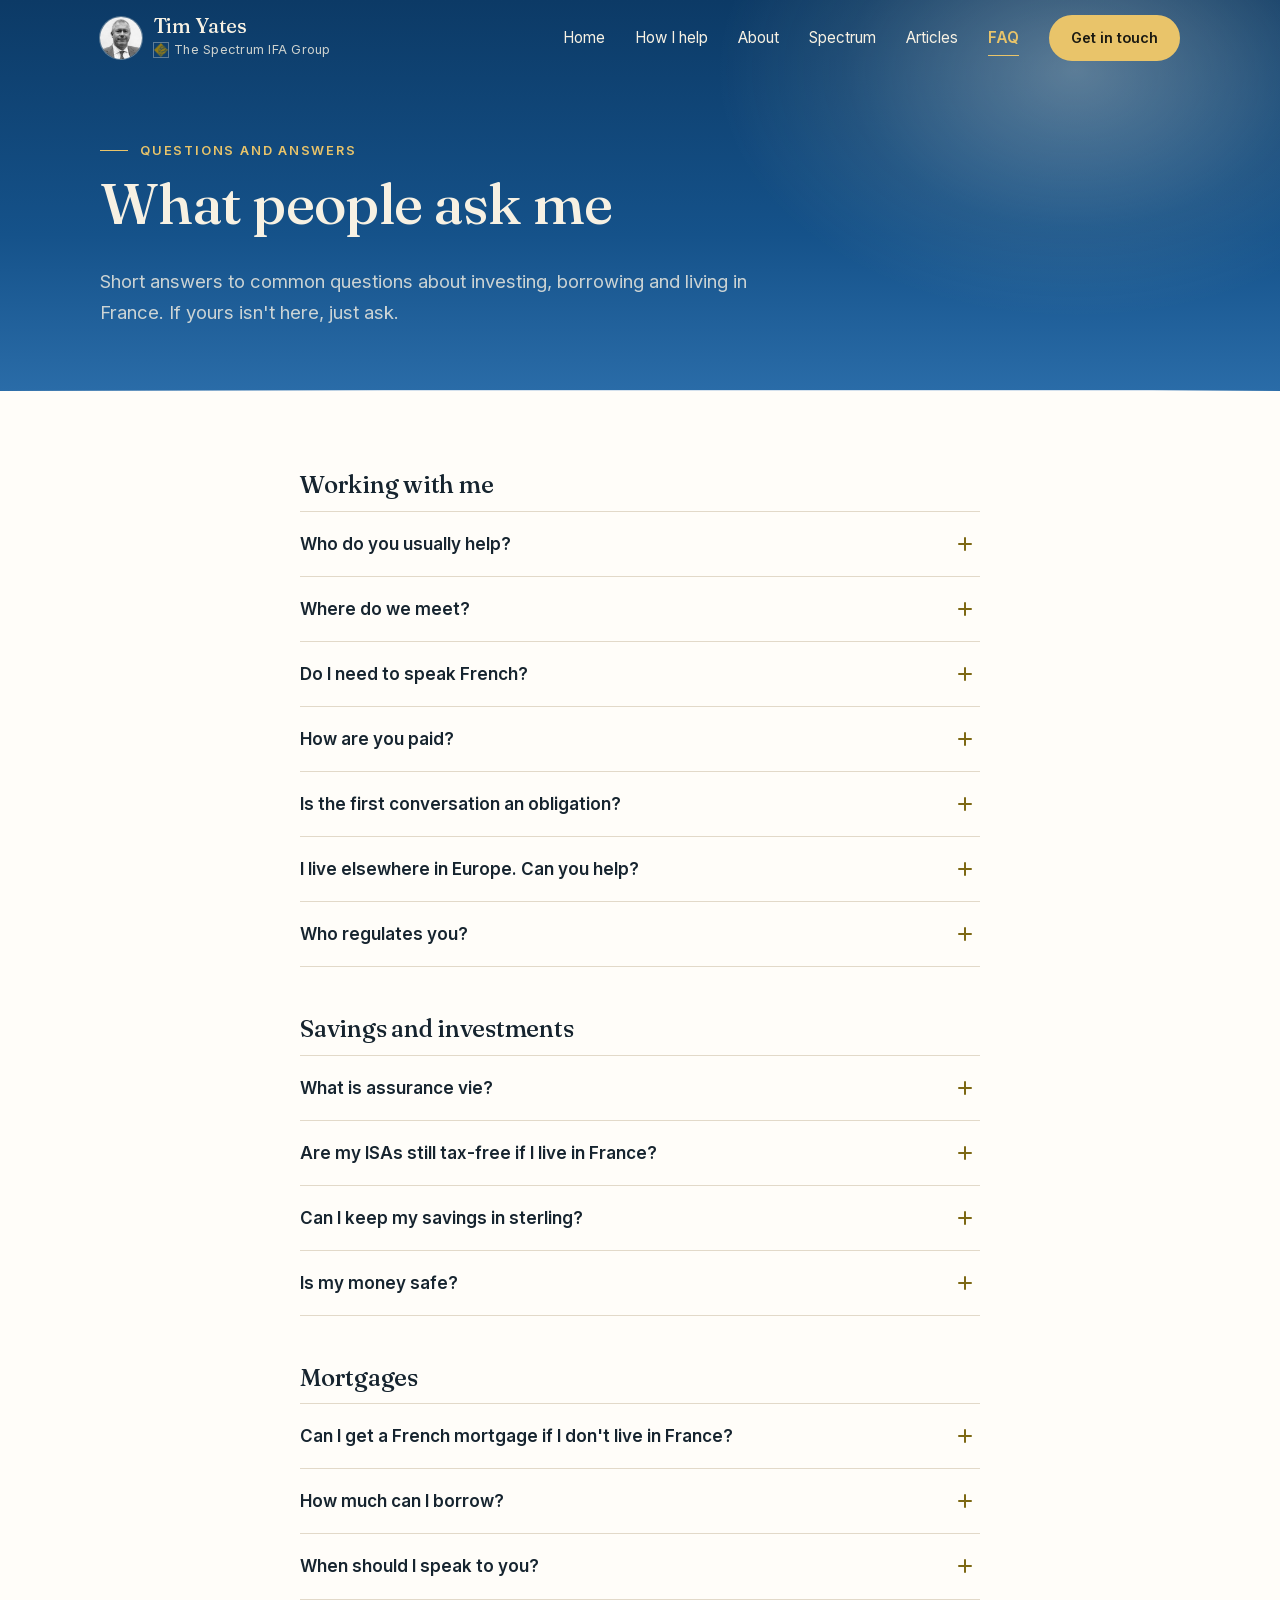
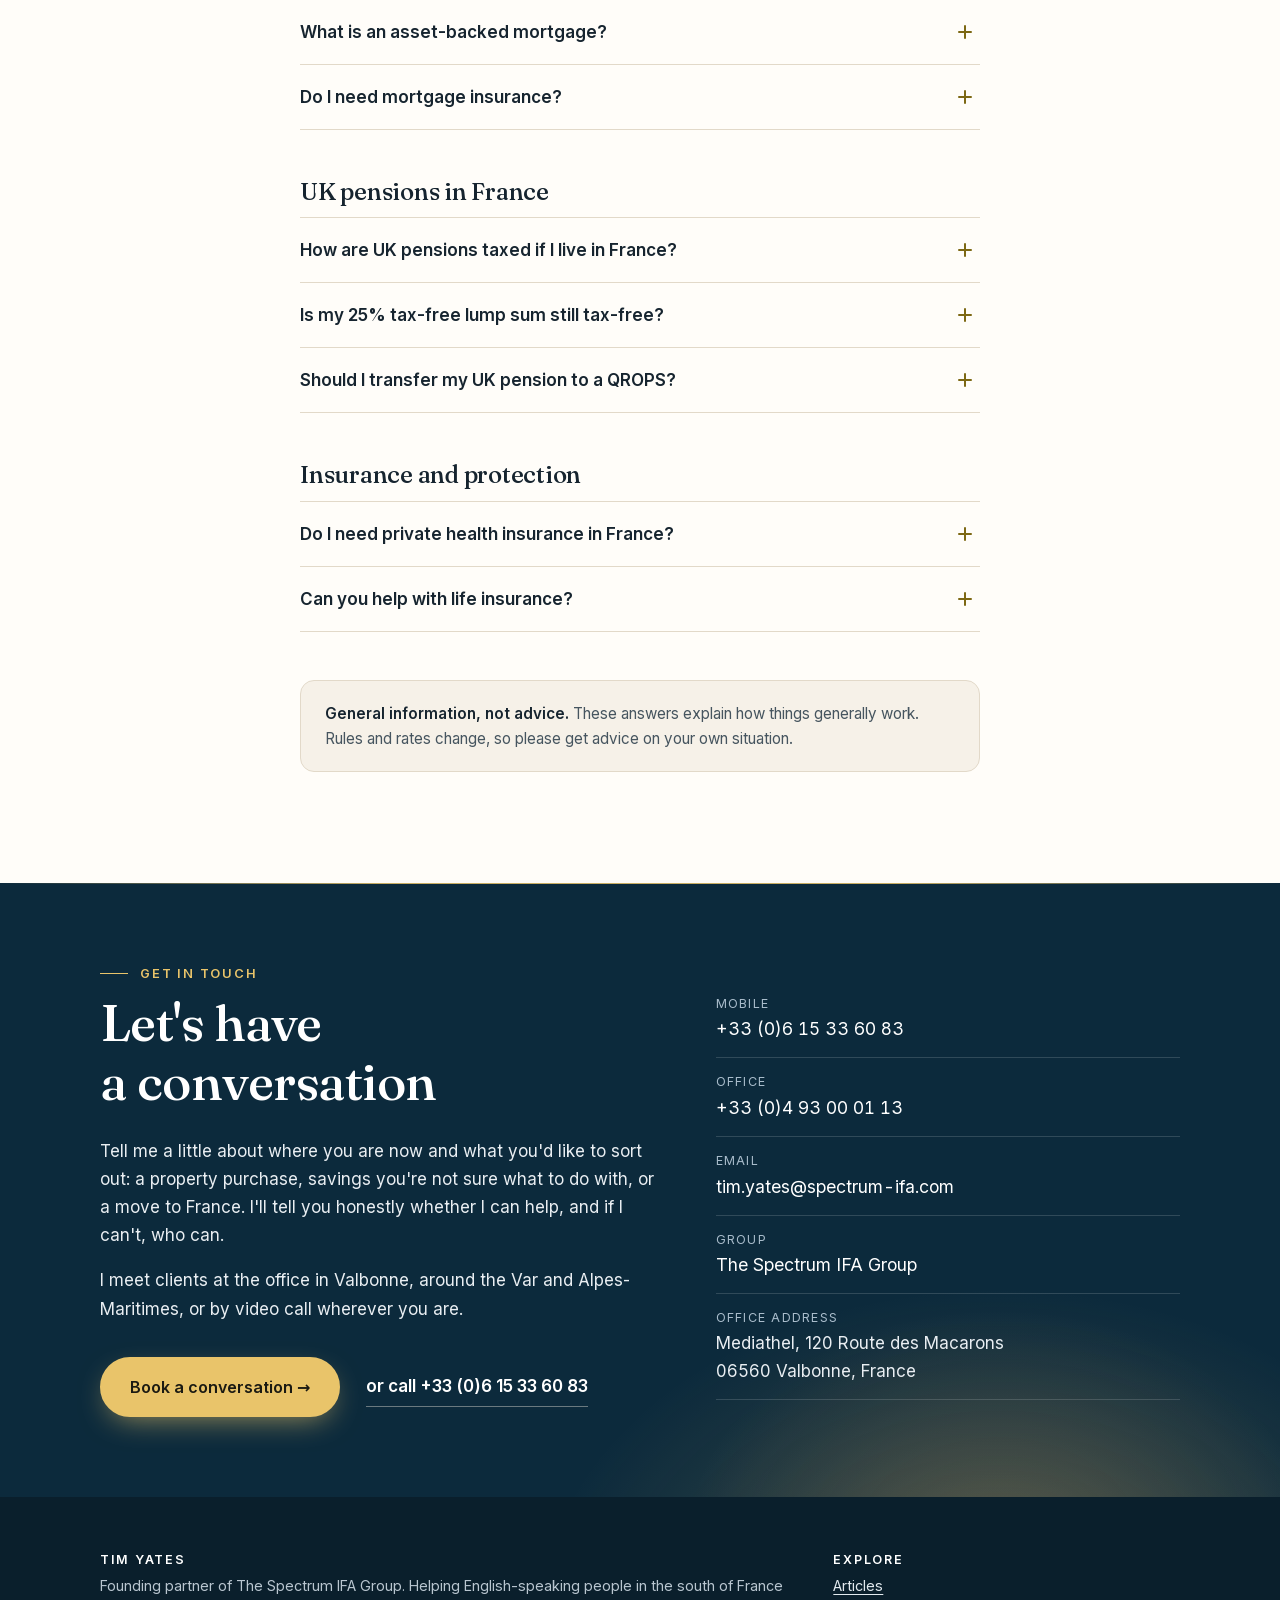
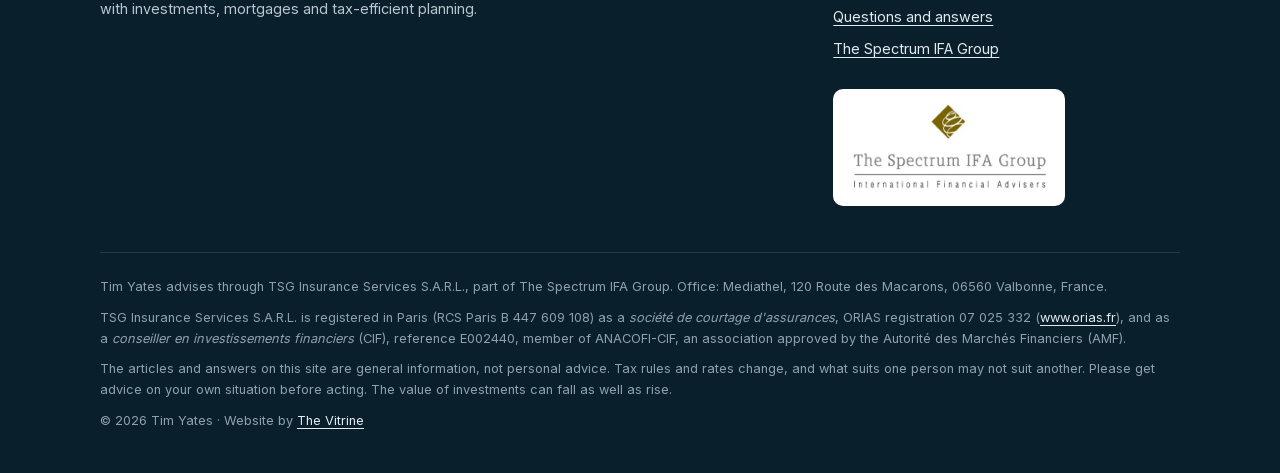
<file: faq/index.html>
<!doctype html>
<html lang="en-GB">
<head>
<meta charset="utf-8">
<meta name="viewport" content="width=device-width, initial-scale=1">
<title>Questions and answers | Tim Yates, financial adviser</title>
<meta name="description" content="Answers to common questions about assurance vie, French mortgages, UK pensions and ISAs in France, and working with Tim Yates.">
<link rel="canonical" href="https://timyates.vercel.app/faq/">
<meta property="og:type" content="website">
<meta property="og:title" content="Questions and answers | Tim Yates, financial adviser">
<meta property="og:description" content="Answers to common questions about assurance vie, French mortgages, UK pensions and ISAs in France, and working with Tim Yates.">
<meta property="og:url" content="https://timyates.vercel.app/faq/">
<meta property="og:image" content="https://timyates.vercel.app/assets/tim-yates.jpg">
<meta name="theme-color" content="#0c2a3c">
<link rel="icon" href="/assets/favicon.svg?v=3cebce56" type="image/svg+xml">
<link rel="apple-touch-icon" href="/assets/apple-touch-icon.jpg?v=2c7b6490">
<script>document.documentElement.classList.add("js")</script>
<link rel="preload" as="font" href="/assets/fonts/fraunces-latin.woff2?v=175f6e93" type="font/woff2" crossorigin>
<link rel="preload" as="font" href="/assets/fonts/inter-latin.woff2?v=1dc044f4" type="font/woff2" crossorigin>
<link rel="stylesheet" href="/assets/styles.css?v=6d56ca2c">
<script type="application/ld+json">{"@context": "https://schema.org", "@type": "FAQPage", "mainEntity": [{"@type": "Question", "name": "Who do you usually help?", "acceptedAnswer": {"@type": "Answer", "text": "<p>English-speaking people living in, or moving to, the south of France: retirees, families, people still working, and buyers of French property, whether they're resident here or not.</p>"}}, {"@type": "Question", "name": "Where do we meet?", "acceptedAnswer": {"@type": "Answer", "text": "<p>At the office in Valbonne, around the Var and Alpes-Maritimes, or by video call wherever you are. Plenty of my clients I first met on a screen.</p>"}}, {"@type": "Question", "name": "Do I need to speak French?", "acceptedAnswer": {"@type": "Answer", "text": "<p>No. We work in English throughout, and everything I give you is in English.</p>"}}, {"@type": "Question", "name": "How are you paid?", "acceptedAnswer": {"@type": "Answer", "text": "<p>It depends on what we do together. Before you commit to anything, I'll explain in writing what you'll pay and how I'm paid, so there are no surprises.</p>"}}, {"@type": "Question", "name": "Is the first conversation an obligation?", "acceptedAnswer": {"@type": "Answer", "text": "<p>No. The first conversation is about understanding where you are and whether I can help. If I can't, I'll try to point you to someone who can.</p>"}}, {"@type": "Question", "name": "I live elsewhere in Europe. Can you help?", "acceptedAnswer": {"@type": "Answer", "text": "<p>I'm based on the Côte d'Azur and focus on France, but The Spectrum IFA Group has advisers across Spain, Portugal, Italy, Malta, Switzerland and Luxembourg, and I can introduce you to a colleague.</p>"}}, {"@type": "Question", "name": "Who regulates you?", "acceptedAnswer": {"@type": "Answer", "text": "<p>I advise through TSG Insurance Services S.A.R.L., registered with ORIAS as an insurance broker and as a financial investment adviser (CIF) under ANACOFI-CIF, an association approved by the AMF, the French markets regulator. The full details are at the foot of every page.</p>"}}, {"@type": "Question", "name": "What is assurance vie?", "acceptedAnswer": {"@type": "Answer", "text": "<p>A French savings and investment wrapper, not life cover in the British sense. Growth isn't taxed while it stays in the contract, withdrawals after eight years get a yearly allowance, and it can pass to your chosen beneficiaries with generous inheritance tax treatment. <a href=\"/blog/assurance-vie-explained/\">Read the full guide.</a></p>"}}, {"@type": "Question", "name": "Are my ISAs still tax-free if I live in France?", "acceptedAnswer": {"@type": "Answer", "text": "<p>No. France doesn't recognise ISAs, so once you're French resident the income and gains are taxable here and need to be declared. It's worth reviewing them before you move.</p>"}}, {"@type": "Question", "name": "Can I keep my savings in sterling?", "acceptedAnswer": {"@type": "Answer", "text": "<p>Yes. Some international assurance vie contracts let you hold investments in sterling, euros or other currencies, which can help if you have commitments or family in the UK.</p>"}}, {"@type": "Question", "name": "Is my money safe?", "acceptedAnswer": {"@type": "Answer", "text": "<p>All investment carries risk, and the value of investments can fall as well as rise. What I can do is make sure the risk you take is the risk you intend, and that your money is held with well-regulated providers. Contracts with Luxembourg insurers, for example, come with strong legal protection for policyholders.</p>"}}, {"@type": "Question", "name": "Can I get a French mortgage if I don't live in France?", "acceptedAnswer": {"@type": "Answer", "text": "<p>Yes. French lenders do lend to non-residents, though they often ask for a larger deposit and look closely at your income and savings. <a href=\"/blog/buying-a-home-in-france-with-a-mortgage/\">How the process works.</a></p>"}}, {"@type": "Question", "name": "How much can I borrow?", "acceptedAnswer": {"@type": "Answer", "text": "<p>French lenders generally cap total loan repayments at 35% of your income, including the new mortgage and its insurance, with terms of up to 25 years in most cases. Your deposit, savings and the type of income you have all matter too.</p>"}}, {"@type": "Question", "name": "When should I speak to you?", "acceptedAnswer": {"@type": "Answer", "text": "<p>Before you start viewing. Once you sign the preliminary contract, the time allowed to secure your mortgage is limited, so knowing your budget and your lender in advance makes everything calmer.</p>"}}, {"@type": "Question", "name": "What is an asset-backed mortgage?", "acceptedAnswer": {"@type": "Answer", "text": "<p>A loan secured against an investment portfolio rather than, or as well as, your income, so your investments stay invested. It can suit wealthier buyers, retirees and larger purchases, but it carries real risks if markets fall. <a href=\"/blog/asset-backed-mortgages/\">Read more.</a></p>"}}, {"@type": "Question", "name": "Do I need mortgage insurance?", "acceptedAnswer": {"@type": "Answer", "text": "<p>In practice, yes: French lenders expect the loan to be covered. You're free to choose a policy other than the bank's own, which often costs less.</p>"}}, {"@type": "Question", "name": "How are UK pensions taxed if I live in France?", "acceptedAnswer": {"@type": "Answer", "text": "<p>Most UK pensions, including the state pension and private and workplace pensions, are taxed in France once you're resident here. Government service pensions, for former civil servants, teachers, NHS staff, police and armed forces, for example, generally remain taxable only in the UK.</p>"}}, {"@type": "Question", "name": "Is my 25% tax-free lump sum still tax-free?", "acceptedAnswer": {"@type": "Answer", "text": "<p>Not automatically. France doesn't recognise the UK tax-free lump sum, though some pension lump sums can qualify for a favourable flat rate here if the conditions are met. The timing of when you draw it matters, so get advice before you do.</p>"}}, {"@type": "Question", "name": "Should I transfer my UK pension to a QROPS?", "acceptedAnswer": {"@type": "Answer", "text": "<p>For most people living in France, probably not any more. Since October 2024, most transfers to overseas pension schemes carry a 25% UK tax charge. There are usually better ways to make your UK pensions work well while you live here.</p>"}}, {"@type": "Question", "name": "Do I need private health insurance in France?", "acceptedAnswer": {"@type": "Answer", "text": "<p>Once you're in the French health system, it pays a large share of most costs, and many people add a top-up policy for the rest. Before you qualify, or if you want wider cover, private medical insurance fills the gap. With colleagues across Spectrum, I can help you find the right cover.</p>"}}, {"@type": "Question", "name": "Can you help with life insurance?", "acceptedAnswer": {"@type": "Answer", "text": "<p>Yes, alongside the rest of your planning, whether it's cover to protect your family or the borrower insurance a French lender will expect on your mortgage.</p>"}}]}</script>
</head>
<body class="dark-top">
<a class="skip" href="#main">Skip to content</a>
<header class="site-header">
  <div class="wrap">
    <a class="brand" href="/" aria-label="Tim Yates, The Spectrum IFA Group, home">
      <img src="/assets/tim-avatar.jpg?v=43119e0e" alt="" width="40" height="40">
      <div><strong>Tim Yates</strong><span class="brand-group"><img src="/assets/spectrum-mark.webp?v=8ff3d7af" alt="" width="14" height="14">The Spectrum IFA Group</span></div>
    </a>
    <button class="menu-toggle" aria-expanded="false" aria-controls="nav" aria-label="Open menu"><span class="burger" aria-hidden="true"><span></span></span></button>
    <nav class="nav" id="nav" aria-label="Main">
      <a href="/" style="--i:0">Home</a> <a href="/#services" style="--i:1">How I help</a> <a href="/#about" style="--i:2">About</a> <a href="/#spectrum" style="--i:3">Spectrum</a> <a href="/blog/" style="--i:4">Articles</a> <a href="/faq/" aria-current="page" style="--i:5">FAQ</a> <a class="btn" href="/#contact" style="--i:6">Get in touch</a>
    </nav>
  </div>
</header>
<main id="main">
<div class="page-head">
  <div class="wrap" data-reveal="head">
    <p class="eyebrow">Questions and answers</p>
    <h1>What people ask me</h1>
    <p>Short answers to common questions about investing, borrowing and living in France. If yours isn't here, just ask.</p>
  </div>
</div>
<section>
  <div class="wrap narrow">
<div class="faq-group" id="working" data-reveal="up"><h2>Working with me</h2>
<details><summary>Who do you usually help?</summary><div class="answer"><p>English-speaking people living in, or moving to, the south of France: retirees, families, people still working, and buyers of French property, whether they're resident here or not.</p></div></details>
<details><summary>Where do we meet?</summary><div class="answer"><p>At the office in Valbonne, around the Var and Alpes-Maritimes, or by video call wherever you are. Plenty of my clients I first met on a screen.</p></div></details>
<details><summary>Do I need to speak French?</summary><div class="answer"><p>No. We work in English throughout, and everything I give you is in English.</p></div></details>
<details><summary>How are you paid?</summary><div class="answer"><p>It depends on what we do together. Before you commit to anything, I'll explain in writing what you'll pay and how I'm paid, so there are no surprises.</p></div></details>
<details><summary>Is the first conversation an obligation?</summary><div class="answer"><p>No. The first conversation is about understanding where you are and whether I can help. If I can't, I'll try to point you to someone who can.</p></div></details>
<details><summary>I live elsewhere in Europe. Can you help?</summary><div class="answer"><p>I'm based on the Côte d'Azur and focus on France, but The Spectrum IFA Group has advisers across Spain, Portugal, Italy, Malta, Switzerland and Luxembourg, and I can introduce you to a colleague.</p></div></details>
<details><summary>Who regulates you?</summary><div class="answer"><p>I advise through TSG Insurance Services S.A.R.L., registered with ORIAS as an insurance broker and as a financial investment adviser (CIF) under ANACOFI-CIF, an association approved by the AMF, the French markets regulator. The full details are at the foot of every page.</p></div></details>
</div>
<div class="faq-group" id="investments" data-reveal="up"><h2>Savings and investments</h2>
<details><summary>What is assurance vie?</summary><div class="answer"><p>A French savings and investment wrapper, not life cover in the British sense. Growth isn't taxed while it stays in the contract, withdrawals after eight years get a yearly allowance, and it can pass to your chosen beneficiaries with generous inheritance tax treatment. <a href="/blog/assurance-vie-explained/">Read the full guide.</a></p></div></details>
<details><summary>Are my ISAs still tax-free if I live in France?</summary><div class="answer"><p>No. France doesn't recognise ISAs, so once you're French resident the income and gains are taxable here and need to be declared. It's worth reviewing them before you move.</p></div></details>
<details><summary>Can I keep my savings in sterling?</summary><div class="answer"><p>Yes. Some international assurance vie contracts let you hold investments in sterling, euros or other currencies, which can help if you have commitments or family in the UK.</p></div></details>
<details><summary>Is my money safe?</summary><div class="answer"><p>All investment carries risk, and the value of investments can fall as well as rise. What I can do is make sure the risk you take is the risk you intend, and that your money is held with well-regulated providers. Contracts with Luxembourg insurers, for example, come with strong legal protection for policyholders.</p></div></details>
</div>
<div class="faq-group" id="mortgages" data-reveal="up"><h2>Mortgages</h2>
<details><summary>Can I get a French mortgage if I don&#x27;t live in France?</summary><div class="answer"><p>Yes. French lenders do lend to non-residents, though they often ask for a larger deposit and look closely at your income and savings. <a href="/blog/buying-a-home-in-france-with-a-mortgage/">How the process works.</a></p></div></details>
<details><summary>How much can I borrow?</summary><div class="answer"><p>French lenders generally cap total loan repayments at 35% of your income, including the new mortgage and its insurance, with terms of up to 25 years in most cases. Your deposit, savings and the type of income you have all matter too.</p></div></details>
<details><summary>When should I speak to you?</summary><div class="answer"><p>Before you start viewing. Once you sign the preliminary contract, the time allowed to secure your mortgage is limited, so knowing your budget and your lender in advance makes everything calmer.</p></div></details>
<details><summary>What is an asset-backed mortgage?</summary><div class="answer"><p>A loan secured against an investment portfolio rather than, or as well as, your income, so your investments stay invested. It can suit wealthier buyers, retirees and larger purchases, but it carries real risks if markets fall. <a href="/blog/asset-backed-mortgages/">Read more.</a></p></div></details>
<details><summary>Do I need mortgage insurance?</summary><div class="answer"><p>In practice, yes: French lenders expect the loan to be covered. You're free to choose a policy other than the bank's own, which often costs less.</p></div></details>
</div>
<div class="faq-group" id="pensions" data-reveal="up"><h2>UK pensions in France</h2>
<details><summary>How are UK pensions taxed if I live in France?</summary><div class="answer"><p>Most UK pensions, including the state pension and private and workplace pensions, are taxed in France once you're resident here. Government service pensions, for former civil servants, teachers, NHS staff, police and armed forces, for example, generally remain taxable only in the UK.</p></div></details>
<details><summary>Is my 25% tax-free lump sum still tax-free?</summary><div class="answer"><p>Not automatically. France doesn't recognise the UK tax-free lump sum, though some pension lump sums can qualify for a favourable flat rate here if the conditions are met. The timing of when you draw it matters, so get advice before you do.</p></div></details>
<details><summary>Should I transfer my UK pension to a QROPS?</summary><div class="answer"><p>For most people living in France, probably not any more. Since October 2024, most transfers to overseas pension schemes carry a 25% UK tax charge. There are usually better ways to make your UK pensions work well while you live here.</p></div></details>
</div>
<div class="faq-group" id="insurance" data-reveal="up"><h2>Insurance and protection</h2>
<details><summary>Do I need private health insurance in France?</summary><div class="answer"><p>Once you're in the French health system, it pays a large share of most costs, and many people add a top-up policy for the rest. Before you qualify, or if you want wider cover, private medical insurance fills the gap. With colleagues across Spectrum, I can help you find the right cover.</p></div></details>
<details><summary>Can you help with life insurance?</summary><div class="answer"><p>Yes, alongside the rest of your planning, whether it's cover to protect your family or the borrower insurance a French lender will expect on your mortgage.</p></div></details>
</div>
    <div class="note"><strong>General information, not advice.</strong> These answers explain how things generally work. Rules and rates change, so please get advice on your own situation.</div>
  </div>
</section>
<section class="contact-band" id="contact" data-reveal="band">
  <div class="wrap contact-grid">
    <div data-reveal="head">
      <p class="eyebrow">Get in touch</p>
      <h2>Let's have a conversation</h2>
      <p>Tell me a little about where you are now and what you'd like to sort out: a property purchase, savings you're not sure what to do with, or a move to France. I'll tell you honestly whether I can help, and if I can't, who can.</p>
      <p>I meet clients at the office in Valbonne, around the Var and Alpes-Maritimes, or by video call wherever you are.</p>
      <div class="band-cta">
        <a class="btn btn-sun" href="mailto:tim.yates@spectrum-ifa.com?subject=A%20first%20conversation">Book a conversation <span aria-hidden="true">→</span></a>
        <a class="hero-link" href="tel:+33615336083">or call +33 (0)6 15 33 60 83</a>
      </div>
    </div>
    <ul class="contact-list" data-reveal="stagger" style="--d:200ms">
      <li><span>Mobile</span><a href="tel:+33615336083">+33 (0)6 15 33 60 83</a></li>
      <li><span>Office</span><a href="tel:+33493000113">+33 (0)4 93 00 01 13</a></li>
      <li><span>Email</span><a href="mailto:tim.yates@spectrum-ifa.com">tim.yates@spectrum-ifa.com</a></li>
      <li><span>Group</span><a href="https://spectrum-ifa.com/" rel="noopener">The Spectrum IFA Group</a></li>
      <li><span>Office address</span>Mediathel, 120 Route des Macarons<br>06560 Valbonne, France</li>
    </ul>
  </div>
</section>
</main>
<footer class="site-footer">
  <div class="wrap">
    <div class="footer-grid">
      <div>
        <h3>Tim Yates</h3>
        <p>Founding partner of The Spectrum IFA Group. Helping English-speaking people in the south of France with investments, mortgages and tax-efficient planning.</p>
      </div>
      <div>
        <h3>Explore</h3>
        <ul>
          <li><a href="/blog/">Articles</a></li>
          <li><a href="/faq/">Questions and answers</a></li>
          <li><a href="https://spectrum-ifa.com/" rel="noopener">The Spectrum IFA Group</a></li>
        </ul>
        <a class="footer-logo" href="https://spectrum-ifa.com/" rel="noopener"><img src="/assets/spectrum-logo.webp?v=0b9b7338" alt="Part of The Spectrum IFA Group, International Financial Advisers" width="480" height="223" loading="lazy"></a>
      </div>
    </div>
    <div class="legal">
      <p>Tim Yates advises through TSG Insurance Services S.A.R.L., part of The Spectrum IFA Group. Office: Mediathel, 120 Route des Macarons, 06560 Valbonne, France.</p>
      <p>TSG Insurance Services S.A.R.L. is registered in Paris (RCS Paris B 447 609 108) as a <i lang="fr">société de courtage d'assurances</i>, ORIAS registration 07 025 332 (<a href="https://www.orias.fr/" rel="noopener">www.orias.fr</a>), and as a <i lang="fr">conseiller en investissements financiers</i> (CIF), reference E002440, member of ANACOFI-CIF, an association approved by the Autorité des Marchés Financiers (AMF).</p>
      <p>The articles and answers on this site are general information, not personal advice. Tax rules and rates change, and what suits one person may not suit another. Please get advice on your own situation before acting. The value of investments can fall as well as rise.</p>
      <p>© 2026 Tim Yates · Website by <a href="https://thevitrine.fr/en/" rel="noopener">The Vitrine</a></p>
    </div>
  </div>
</footer>
<script src="/assets/site.js?v=4504f9a5" defer></script>
</body>
</html>
</file>
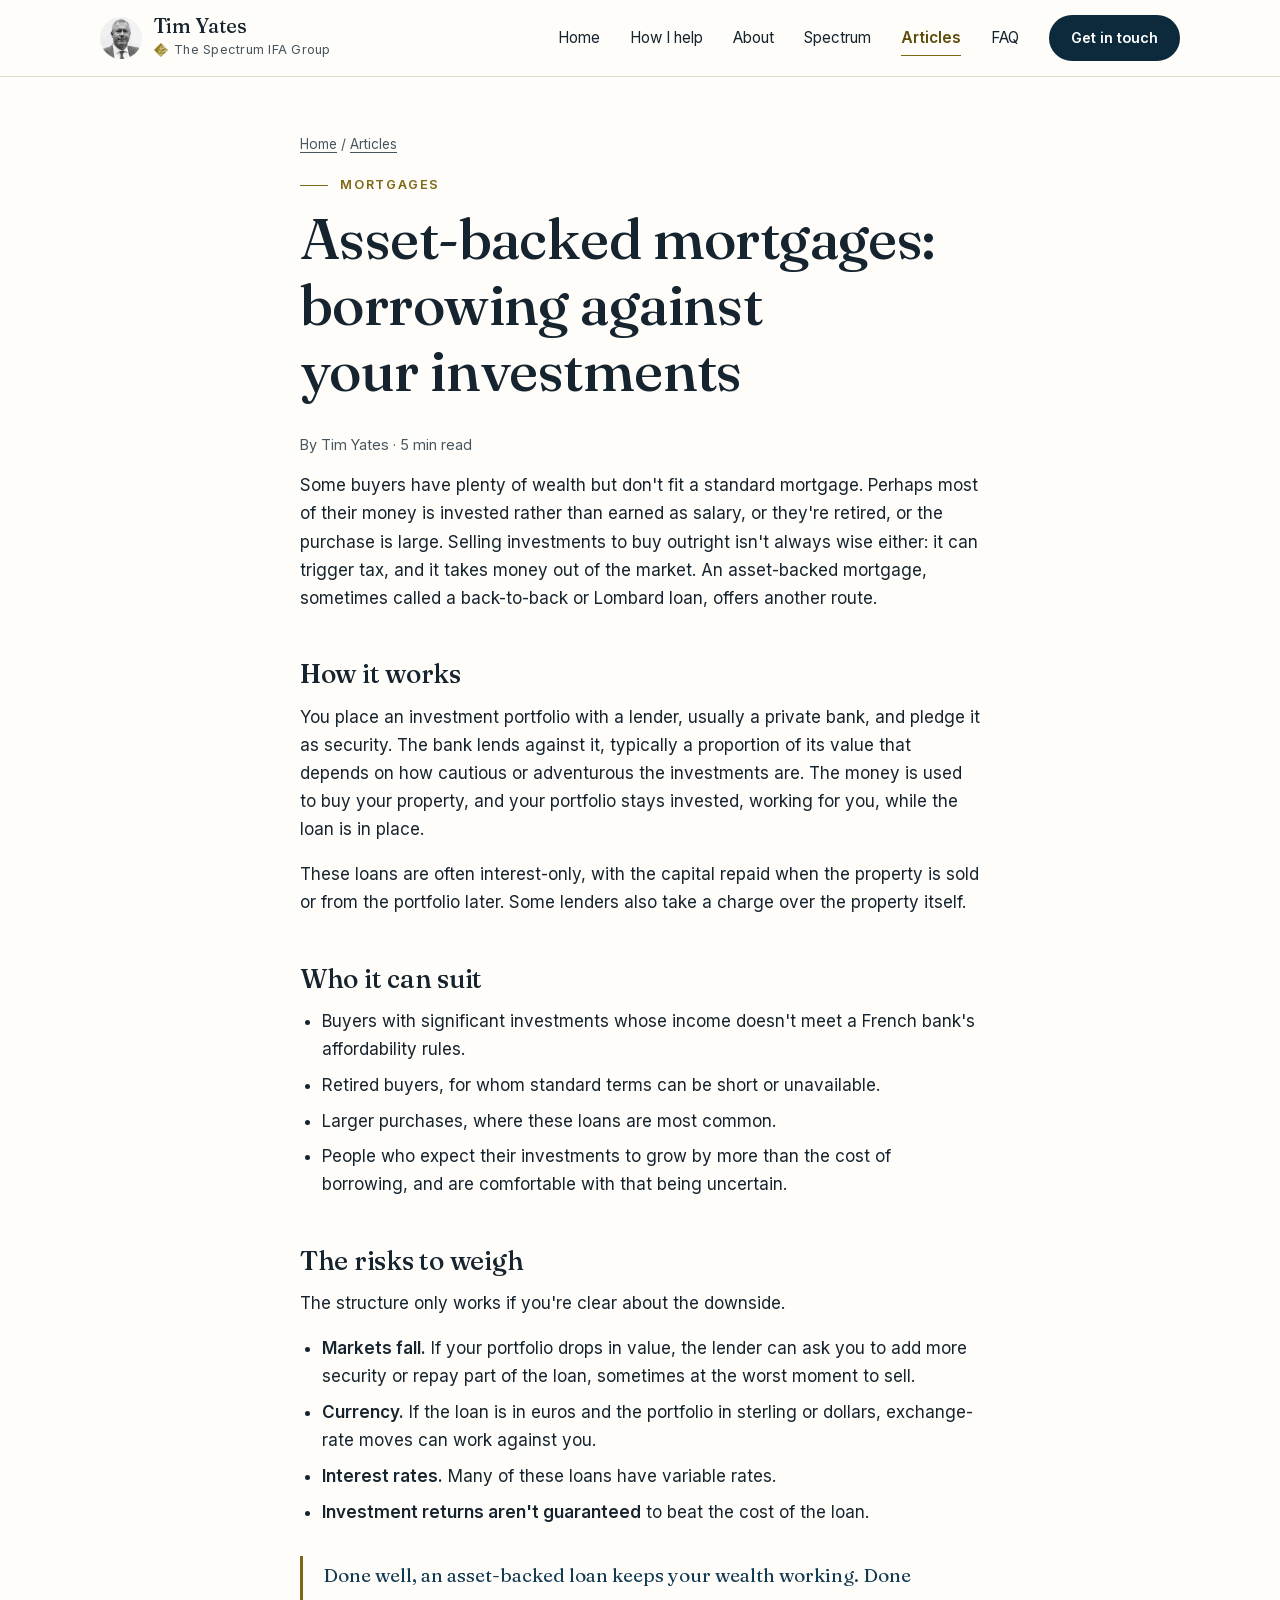
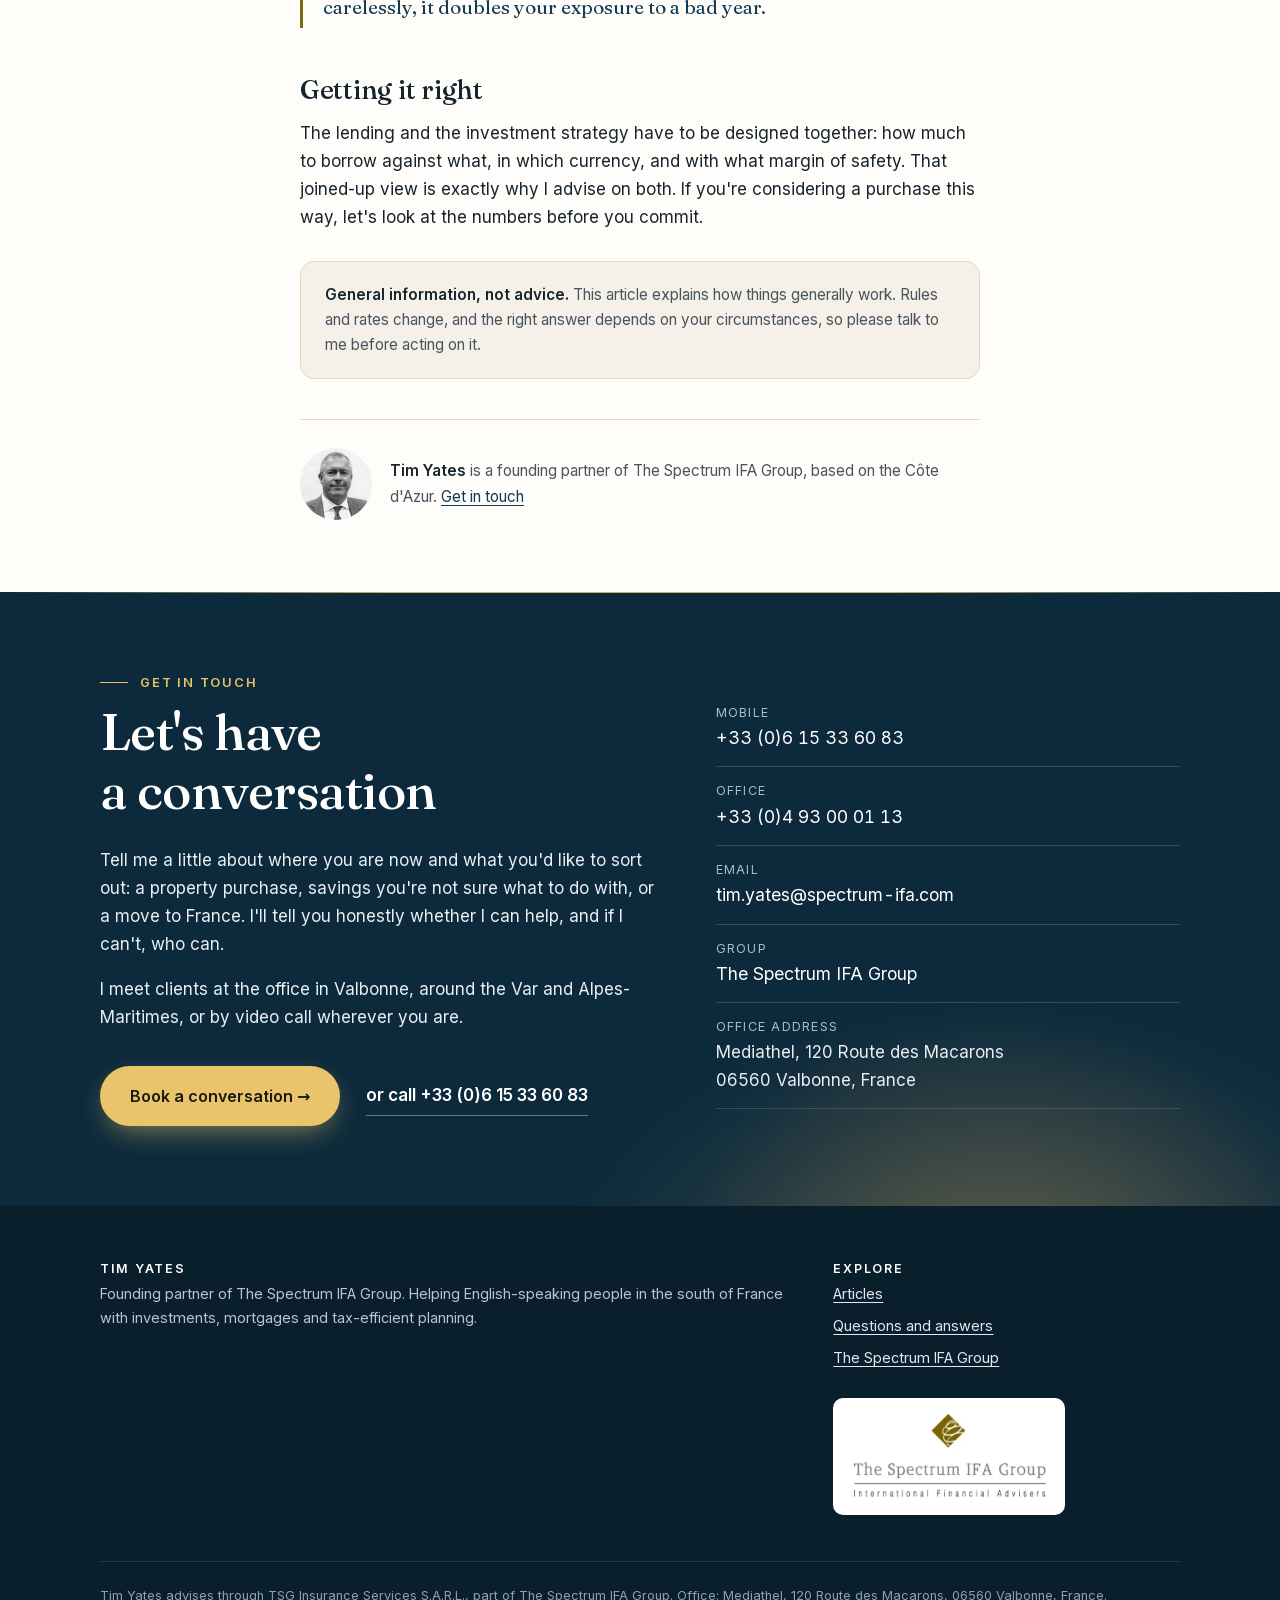
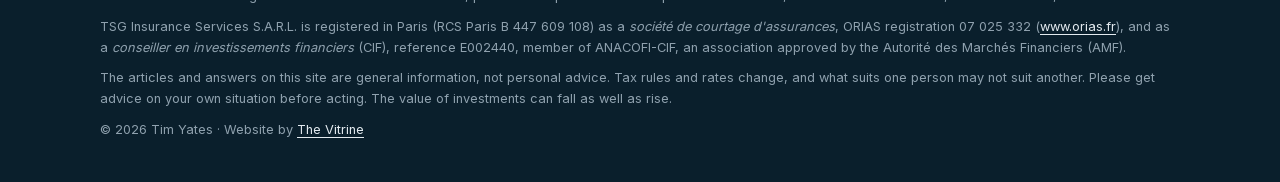
<file: blog/asset-backed-mortgages/index.html>
<!doctype html>
<html lang="en-GB">
<head>
<meta charset="utf-8">
<meta name="viewport" content="width=device-width, initial-scale=1">
<title>Asset-backed mortgages in France explained | Tim Yates</title>
<meta name="description" content="Keep your portfolio invested and use it to secure the loan for your French property. Here&#x27;s how it works, who it suits, and the risks to weigh.">
<link rel="canonical" href="https://timyates.vercel.app/blog/asset-backed-mortgages/">
<meta property="og:type" content="website">
<meta property="og:title" content="Asset-backed mortgages in France explained | Tim Yates">
<meta property="og:description" content="Keep your portfolio invested and use it to secure the loan for your French property. Here&#x27;s how it works, who it suits, and the risks to weigh.">
<meta property="og:url" content="https://timyates.vercel.app/blog/asset-backed-mortgages/">
<meta property="og:image" content="https://timyates.vercel.app/assets/tim-yates.jpg">
<meta name="theme-color" content="#0c2a3c">
<link rel="icon" href="/assets/favicon.svg?v=3cebce56" type="image/svg+xml">
<link rel="apple-touch-icon" href="/assets/apple-touch-icon.jpg?v=2c7b6490">
<script>document.documentElement.classList.add("js")</script>
<link rel="preload" as="font" href="/assets/fonts/fraunces-latin.woff2?v=175f6e93" type="font/woff2" crossorigin>
<link rel="preload" as="font" href="/assets/fonts/inter-latin.woff2?v=1dc044f4" type="font/woff2" crossorigin>
<link rel="stylesheet" href="/assets/styles.css?v=6d56ca2c">
<script type="application/ld+json">{"@context": "https://schema.org", "@type": "Article", "headline": "Asset-backed mortgages: borrowing against your investments", "description": "Keep your portfolio invested and use it to secure the loan for your French property. Here's how it works, who it suits, and the risks to weigh.", "datePublished": "2026-10-28", "author": {"@type": "Person", "name": "Tim Yates"}}</script>
</head>
<body class="">
<a class="skip" href="#main">Skip to content</a>
<header class="site-header">
  <div class="wrap">
    <a class="brand" href="/" aria-label="Tim Yates, The Spectrum IFA Group, home">
      <img src="/assets/tim-avatar.jpg?v=43119e0e" alt="" width="40" height="40">
      <div><strong>Tim Yates</strong><span class="brand-group"><img src="/assets/spectrum-mark.webp?v=8ff3d7af" alt="" width="14" height="14">The Spectrum IFA Group</span></div>
    </a>
    <button class="menu-toggle" aria-expanded="false" aria-controls="nav" aria-label="Open menu"><span class="burger" aria-hidden="true"><span></span></span></button>
    <nav class="nav" id="nav" aria-label="Main">
      <a href="/" style="--i:0">Home</a> <a href="/#services" style="--i:1">How I help</a> <a href="/#about" style="--i:2">About</a> <a href="/#spectrum" style="--i:3">Spectrum</a> <a href="/blog/" aria-current="page" style="--i:4">Articles</a> <a href="/faq/" style="--i:5">FAQ</a> <a class="btn" href="/#contact" style="--i:6">Get in touch</a>
    </nav>
  </div>
</header>
<main id="main">
<div class="read-progress" aria-hidden="true"></div>
<article class="article">
  <div class="wrap narrow">
    <header class="article-head" data-reveal="head">
      <p class="crumbs"><a href="/">Home</a> / <a href="/blog/">Articles</a></p>
      <p class="eyebrow">Mortgages</p>
      <h1 data-vt style="view-transition-name:post-asset-backed-mortgages">Asset-backed mortgages: borrowing against your investments</h1>
      <p class="meta">By Tim Yates · 5 min read</p>
    </header>
    <div class="prose">
<p>Some buyers have plenty of wealth but don't fit a standard mortgage. Perhaps most of their money is invested rather than earned as salary, or they're retired, or the purchase is large. Selling investments to buy outright isn't always wise either: it can trigger tax, and it takes money out of the market. An asset-backed mortgage, sometimes called a back-to-back or Lombard loan, offers another route.</p>
<h2>How it works</h2>
<p>You place an investment portfolio with a lender, usually a private bank, and pledge it as security. The bank lends against it, typically a proportion of its value that depends on how cautious or adventurous the investments are. The money is used to buy your property, and your portfolio stays invested, working for you, while the loan is in place.</p>
<p>These loans are often interest-only, with the capital repaid when the property is sold or from the portfolio later. Some lenders also take a charge over the property itself.</p>
<h2>Who it can suit</h2>
<ul>
<li>Buyers with significant investments whose income doesn't meet a French bank's affordability rules.</li>
<li>Retired buyers, for whom standard terms can be short or unavailable.</li>
<li>Larger purchases, where these loans are most common.</li>
<li>People who expect their investments to grow by more than the cost of borrowing, and are comfortable with that being uncertain.</li>
</ul>
<h2>The risks to weigh</h2>
<p>The structure only works if you're clear about the downside.</p>
<ul>
<li><strong>Markets fall.</strong> If your portfolio drops in value, the lender can ask you to add more security or repay part of the loan, sometimes at the worst moment to sell.</li>
<li><strong>Currency.</strong> If the loan is in euros and the portfolio in sterling or dollars, exchange-rate moves can work against you.</li>
<li><strong>Interest rates.</strong> Many of these loans have variable rates.</li>
<li><strong>Investment returns aren't guaranteed</strong> to beat the cost of the loan.</li>
</ul>
<blockquote>Done well, an asset-backed loan keeps your wealth working. Done carelessly, it doubles your exposure to a bad year.</blockquote>
<h2>Getting it right</h2>
<p>The lending and the investment strategy have to be designed together: how much to borrow against what, in which currency, and with what margin of safety. That joined-up view is exactly why I advise on both. If you're considering a purchase this way, let's look at the numbers before you commit.</p>
    </div>
    <div class="note"><strong>General information, not advice.</strong> This article explains how things generally work. Rules and rates change, and the right answer depends on your circumstances, so please talk to me before acting on it.</div>
    <div class="author-box">
      <img src="/assets/tim-avatar.jpg?v=43119e0e" alt="" width="72" height="72" loading="lazy">
      <p><strong>Tim Yates</strong> is a founding partner of The Spectrum IFA Group, based on the Côte d'Azur. <a href="/#contact">Get in touch</a></p>
    </div>
  </div>
</article>
<section class="contact-band" id="contact" data-reveal="band">
  <div class="wrap contact-grid">
    <div data-reveal="head">
      <p class="eyebrow">Get in touch</p>
      <h2>Let's have a conversation</h2>
      <p>Tell me a little about where you are now and what you'd like to sort out: a property purchase, savings you're not sure what to do with, or a move to France. I'll tell you honestly whether I can help, and if I can't, who can.</p>
      <p>I meet clients at the office in Valbonne, around the Var and Alpes-Maritimes, or by video call wherever you are.</p>
      <div class="band-cta">
        <a class="btn btn-sun" href="mailto:tim.yates@spectrum-ifa.com?subject=A%20first%20conversation">Book a conversation <span aria-hidden="true">→</span></a>
        <a class="hero-link" href="tel:+33615336083">or call +33 (0)6 15 33 60 83</a>
      </div>
    </div>
    <ul class="contact-list" data-reveal="stagger" style="--d:200ms">
      <li><span>Mobile</span><a href="tel:+33615336083">+33 (0)6 15 33 60 83</a></li>
      <li><span>Office</span><a href="tel:+33493000113">+33 (0)4 93 00 01 13</a></li>
      <li><span>Email</span><a href="mailto:tim.yates@spectrum-ifa.com">tim.yates@spectrum-ifa.com</a></li>
      <li><span>Group</span><a href="https://spectrum-ifa.com/" rel="noopener">The Spectrum IFA Group</a></li>
      <li><span>Office address</span>Mediathel, 120 Route des Macarons<br>06560 Valbonne, France</li>
    </ul>
  </div>
</section>
</main>
<footer class="site-footer">
  <div class="wrap">
    <div class="footer-grid">
      <div>
        <h3>Tim Yates</h3>
        <p>Founding partner of The Spectrum IFA Group. Helping English-speaking people in the south of France with investments, mortgages and tax-efficient planning.</p>
      </div>
      <div>
        <h3>Explore</h3>
        <ul>
          <li><a href="/blog/">Articles</a></li>
          <li><a href="/faq/">Questions and answers</a></li>
          <li><a href="https://spectrum-ifa.com/" rel="noopener">The Spectrum IFA Group</a></li>
        </ul>
        <a class="footer-logo" href="https://spectrum-ifa.com/" rel="noopener"><img src="/assets/spectrum-logo.webp?v=0b9b7338" alt="Part of The Spectrum IFA Group, International Financial Advisers" width="480" height="223" loading="lazy"></a>
      </div>
    </div>
    <div class="legal">
      <p>Tim Yates advises through TSG Insurance Services S.A.R.L., part of The Spectrum IFA Group. Office: Mediathel, 120 Route des Macarons, 06560 Valbonne, France.</p>
      <p>TSG Insurance Services S.A.R.L. is registered in Paris (RCS Paris B 447 609 108) as a <i lang="fr">société de courtage d'assurances</i>, ORIAS registration 07 025 332 (<a href="https://www.orias.fr/" rel="noopener">www.orias.fr</a>), and as a <i lang="fr">conseiller en investissements financiers</i> (CIF), reference E002440, member of ANACOFI-CIF, an association approved by the Autorité des Marchés Financiers (AMF).</p>
      <p>The articles and answers on this site are general information, not personal advice. Tax rules and rates change, and what suits one person may not suit another. Please get advice on your own situation before acting. The value of investments can fall as well as rise.</p>
      <p>© 2026 Tim Yates · Website by <a href="https://thevitrine.fr/en/" rel="noopener">The Vitrine</a></p>
    </div>
  </div>
</footer>
<script src="/assets/site.js?v=4504f9a5" defer></script>
</body>
</html>
</file>
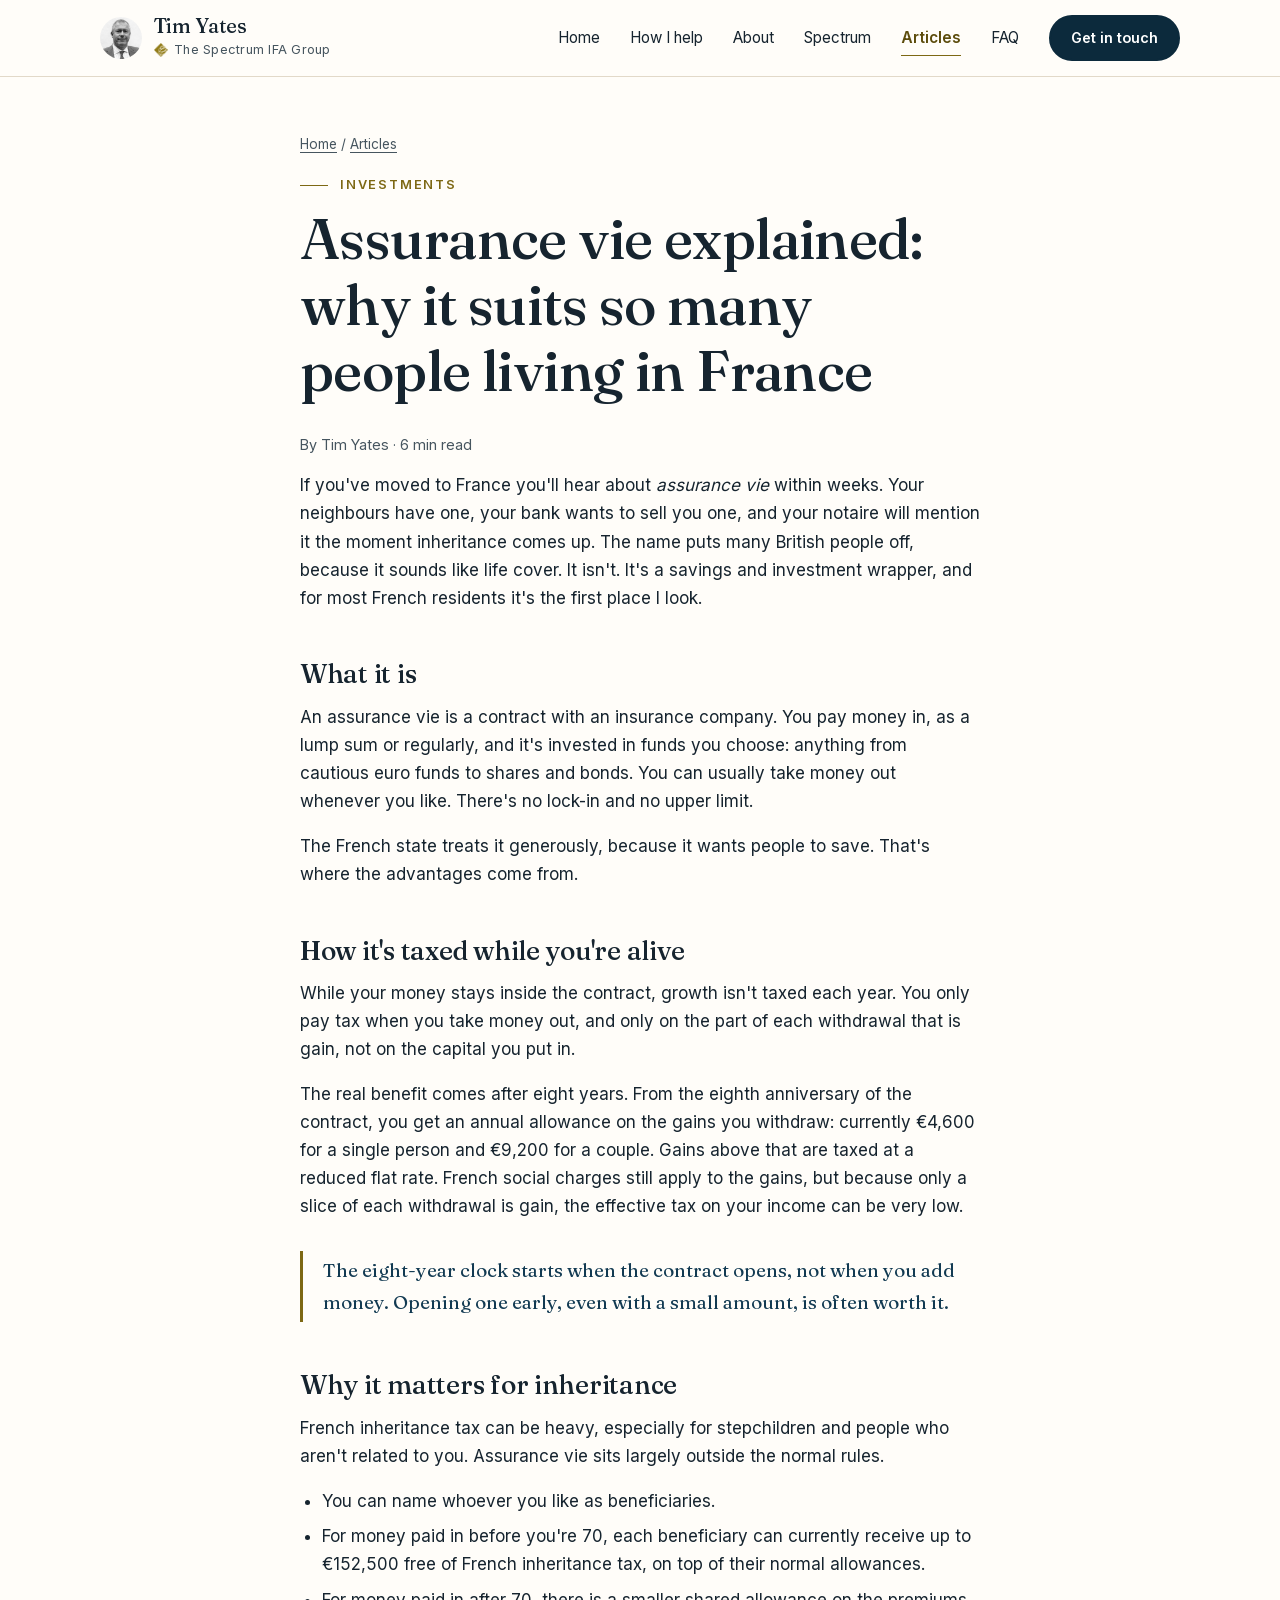
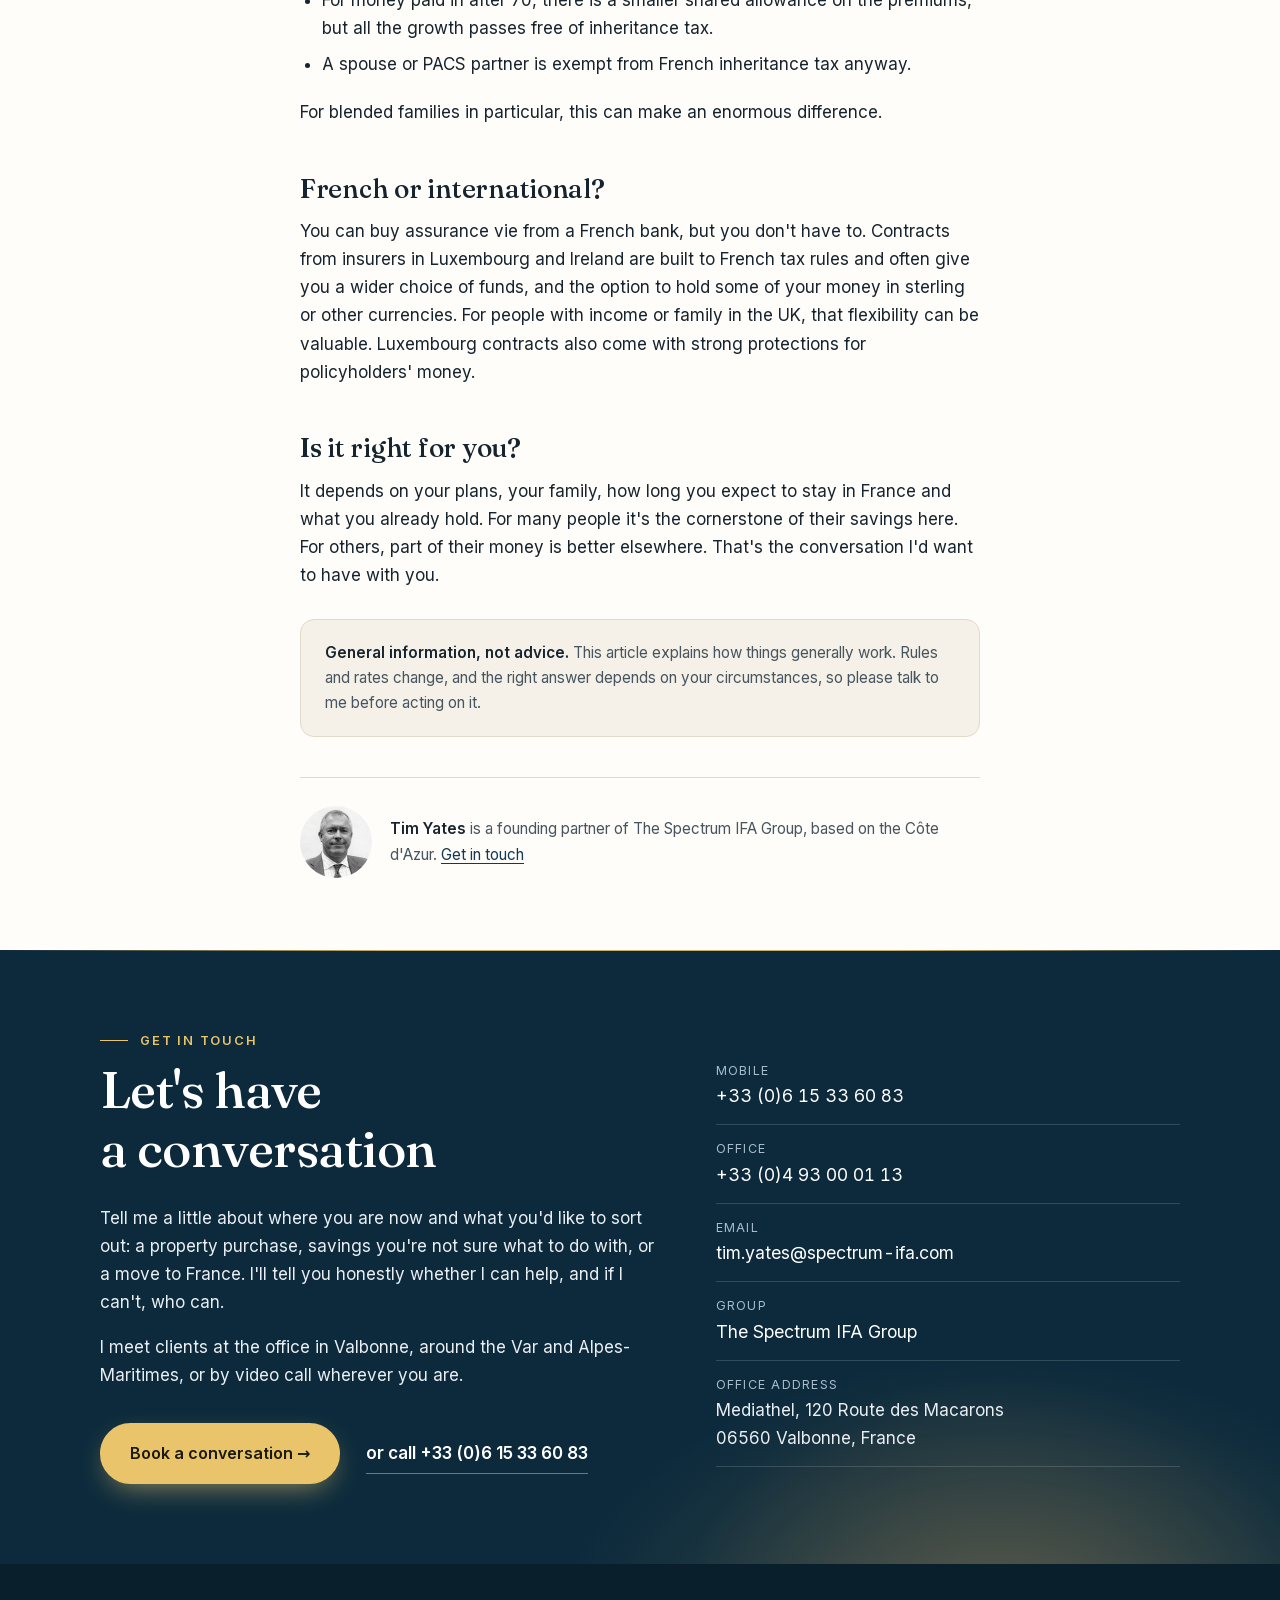
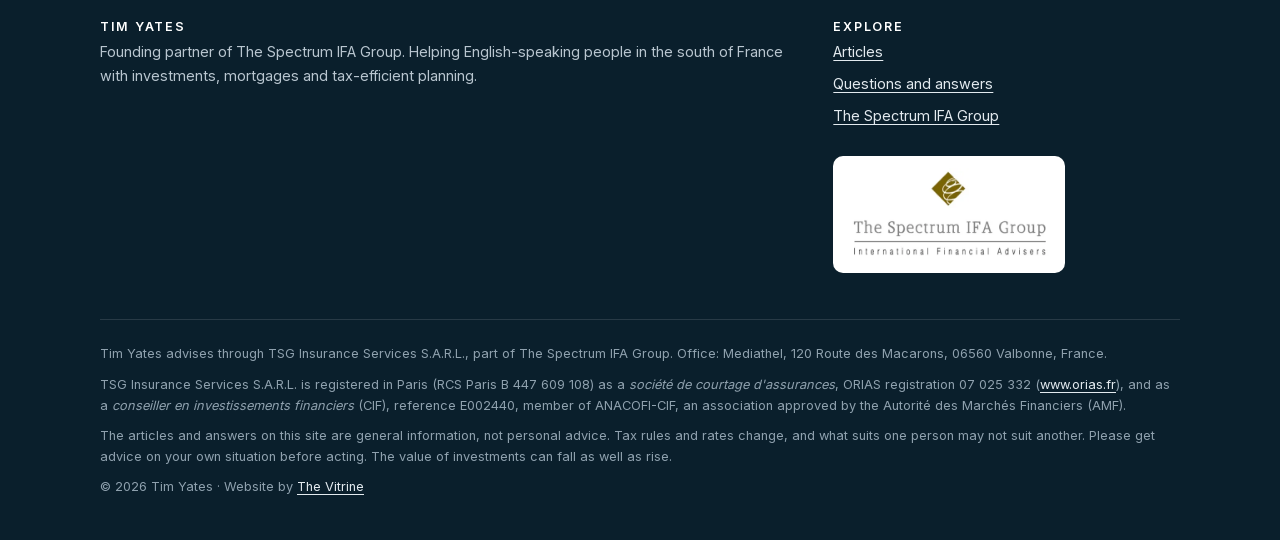
<file: blog/assurance-vie-explained/index.html>
<!doctype html>
<html lang="en-GB">
<head>
<meta charset="utf-8">
<meta name="viewport" content="width=device-width, initial-scale=1">
<title>Assurance vie explained for expats in France | Tim Yates</title>
<meta name="description" content="It isn&#x27;t life insurance in the British sense. It&#x27;s France&#x27;s most popular savings wrapper, and for French residents it can be remarkably tax-efficient.">
<link rel="canonical" href="https://timyates.vercel.app/blog/assurance-vie-explained/">
<meta property="og:type" content="website">
<meta property="og:title" content="Assurance vie explained for expats in France | Tim Yates">
<meta property="og:description" content="It isn&#x27;t life insurance in the British sense. It&#x27;s France&#x27;s most popular savings wrapper, and for French residents it can be remarkably tax-efficient.">
<meta property="og:url" content="https://timyates.vercel.app/blog/assurance-vie-explained/">
<meta property="og:image" content="https://timyates.vercel.app/assets/tim-yates.jpg">
<meta name="theme-color" content="#0c2a3c">
<link rel="icon" href="/assets/favicon.svg?v=3cebce56" type="image/svg+xml">
<link rel="apple-touch-icon" href="/assets/apple-touch-icon.jpg?v=2c7b6490">
<script>document.documentElement.classList.add("js")</script>
<link rel="preload" as="font" href="/assets/fonts/fraunces-latin.woff2?v=175f6e93" type="font/woff2" crossorigin>
<link rel="preload" as="font" href="/assets/fonts/inter-latin.woff2?v=1dc044f4" type="font/woff2" crossorigin>
<link rel="stylesheet" href="/assets/styles.css?v=6d56ca2c">
<script type="application/ld+json">{"@context": "https://schema.org", "@type": "Article", "headline": "Assurance vie explained: why it suits so many people living in France", "description": "It isn't life insurance in the British sense. It's France's most popular savings wrapper, and for French residents it can be remarkably tax-efficient.", "datePublished": "2026-10-28", "author": {"@type": "Person", "name": "Tim Yates"}}</script>
</head>
<body class="">
<a class="skip" href="#main">Skip to content</a>
<header class="site-header">
  <div class="wrap">
    <a class="brand" href="/" aria-label="Tim Yates, The Spectrum IFA Group, home">
      <img src="/assets/tim-avatar.jpg?v=43119e0e" alt="" width="40" height="40">
      <div><strong>Tim Yates</strong><span class="brand-group"><img src="/assets/spectrum-mark.webp?v=8ff3d7af" alt="" width="14" height="14">The Spectrum IFA Group</span></div>
    </a>
    <button class="menu-toggle" aria-expanded="false" aria-controls="nav" aria-label="Open menu"><span class="burger" aria-hidden="true"><span></span></span></button>
    <nav class="nav" id="nav" aria-label="Main">
      <a href="/" style="--i:0">Home</a> <a href="/#services" style="--i:1">How I help</a> <a href="/#about" style="--i:2">About</a> <a href="/#spectrum" style="--i:3">Spectrum</a> <a href="/blog/" aria-current="page" style="--i:4">Articles</a> <a href="/faq/" style="--i:5">FAQ</a> <a class="btn" href="/#contact" style="--i:6">Get in touch</a>
    </nav>
  </div>
</header>
<main id="main">
<div class="read-progress" aria-hidden="true"></div>
<article class="article">
  <div class="wrap narrow">
    <header class="article-head" data-reveal="head">
      <p class="crumbs"><a href="/">Home</a> / <a href="/blog/">Articles</a></p>
      <p class="eyebrow">Investments</p>
      <h1 data-vt style="view-transition-name:post-assurance-vie-explained">Assurance vie explained: why it suits so many people living in France</h1>
      <p class="meta">By Tim Yates · 6 min read</p>
    </header>
    <div class="prose">
<p>If you've moved to France you'll hear about <i lang="fr">assurance vie</i> within weeks. Your neighbours have one, your bank wants to sell you one, and your notaire will mention it the moment inheritance comes up. The name puts many British people off, because it sounds like life cover. It isn't. It's a savings and investment wrapper, and for most French residents it's the first place I look.</p>
<h2>What it is</h2>
<p>An assurance vie is a contract with an insurance company. You pay money in, as a lump sum or regularly, and it's invested in funds you choose: anything from cautious euro funds to shares and bonds. You can usually take money out whenever you like. There's no lock-in and no upper limit.</p>
<p>The French state treats it generously, because it wants people to save. That's where the advantages come from.</p>
<h2>How it's taxed while you're alive</h2>
<p>While your money stays inside the contract, growth isn't taxed each year. You only pay tax when you take money out, and only on the part of each withdrawal that is gain, not on the capital you put in.</p>
<p>The real benefit comes after eight years. From the eighth anniversary of the contract, you get an annual allowance on the gains you withdraw: currently €4,600 for a single person and €9,200 for a couple. Gains above that are taxed at a reduced flat rate. French social charges still apply to the gains, but because only a slice of each withdrawal is gain, the effective tax on your income can be very low.</p>
<blockquote>The eight-year clock starts when the contract opens, not when you add money. Opening one early, even with a small amount, is often worth it.</blockquote>
<h2>Why it matters for inheritance</h2>
<p>French inheritance tax can be heavy, especially for stepchildren and people who aren't related to you. Assurance vie sits largely outside the normal rules.</p>
<ul>
<li>You can name whoever you like as beneficiaries.</li>
<li>For money paid in before you're 70, each beneficiary can currently receive up to €152,500 free of French inheritance tax, on top of their normal allowances.</li>
<li>For money paid in after 70, there is a smaller shared allowance on the premiums, but all the growth passes free of inheritance tax.</li>
<li>A spouse or PACS partner is exempt from French inheritance tax anyway.</li>
</ul>
<p>For blended families in particular, this can make an enormous difference.</p>
<h2>French or international?</h2>
<p>You can buy assurance vie from a French bank, but you don't have to. Contracts from insurers in Luxembourg and Ireland are built to French tax rules and often give you a wider choice of funds, and the option to hold some of your money in sterling or other currencies. For people with income or family in the UK, that flexibility can be valuable. Luxembourg contracts also come with strong protections for policyholders' money.</p>
<h2>Is it right for you?</h2>
<p>It depends on your plans, your family, how long you expect to stay in France and what you already hold. For many people it's the cornerstone of their savings here. For others, part of their money is better elsewhere. That's the conversation I'd want to have with you.</p>
    </div>
    <div class="note"><strong>General information, not advice.</strong> This article explains how things generally work. Rules and rates change, and the right answer depends on your circumstances, so please talk to me before acting on it.</div>
    <div class="author-box">
      <img src="/assets/tim-avatar.jpg?v=43119e0e" alt="" width="72" height="72" loading="lazy">
      <p><strong>Tim Yates</strong> is a founding partner of The Spectrum IFA Group, based on the Côte d'Azur. <a href="/#contact">Get in touch</a></p>
    </div>
  </div>
</article>
<section class="contact-band" id="contact" data-reveal="band">
  <div class="wrap contact-grid">
    <div data-reveal="head">
      <p class="eyebrow">Get in touch</p>
      <h2>Let's have a conversation</h2>
      <p>Tell me a little about where you are now and what you'd like to sort out: a property purchase, savings you're not sure what to do with, or a move to France. I'll tell you honestly whether I can help, and if I can't, who can.</p>
      <p>I meet clients at the office in Valbonne, around the Var and Alpes-Maritimes, or by video call wherever you are.</p>
      <div class="band-cta">
        <a class="btn btn-sun" href="mailto:tim.yates@spectrum-ifa.com?subject=A%20first%20conversation">Book a conversation <span aria-hidden="true">→</span></a>
        <a class="hero-link" href="tel:+33615336083">or call +33 (0)6 15 33 60 83</a>
      </div>
    </div>
    <ul class="contact-list" data-reveal="stagger" style="--d:200ms">
      <li><span>Mobile</span><a href="tel:+33615336083">+33 (0)6 15 33 60 83</a></li>
      <li><span>Office</span><a href="tel:+33493000113">+33 (0)4 93 00 01 13</a></li>
      <li><span>Email</span><a href="mailto:tim.yates@spectrum-ifa.com">tim.yates@spectrum-ifa.com</a></li>
      <li><span>Group</span><a href="https://spectrum-ifa.com/" rel="noopener">The Spectrum IFA Group</a></li>
      <li><span>Office address</span>Mediathel, 120 Route des Macarons<br>06560 Valbonne, France</li>
    </ul>
  </div>
</section>
</main>
<footer class="site-footer">
  <div class="wrap">
    <div class="footer-grid">
      <div>
        <h3>Tim Yates</h3>
        <p>Founding partner of The Spectrum IFA Group. Helping English-speaking people in the south of France with investments, mortgages and tax-efficient planning.</p>
      </div>
      <div>
        <h3>Explore</h3>
        <ul>
          <li><a href="/blog/">Articles</a></li>
          <li><a href="/faq/">Questions and answers</a></li>
          <li><a href="https://spectrum-ifa.com/" rel="noopener">The Spectrum IFA Group</a></li>
        </ul>
        <a class="footer-logo" href="https://spectrum-ifa.com/" rel="noopener"><img src="/assets/spectrum-logo.webp?v=0b9b7338" alt="Part of The Spectrum IFA Group, International Financial Advisers" width="480" height="223" loading="lazy"></a>
      </div>
    </div>
    <div class="legal">
      <p>Tim Yates advises through TSG Insurance Services S.A.R.L., part of The Spectrum IFA Group. Office: Mediathel, 120 Route des Macarons, 06560 Valbonne, France.</p>
      <p>TSG Insurance Services S.A.R.L. is registered in Paris (RCS Paris B 447 609 108) as a <i lang="fr">société de courtage d'assurances</i>, ORIAS registration 07 025 332 (<a href="https://www.orias.fr/" rel="noopener">www.orias.fr</a>), and as a <i lang="fr">conseiller en investissements financiers</i> (CIF), reference E002440, member of ANACOFI-CIF, an association approved by the Autorité des Marchés Financiers (AMF).</p>
      <p>The articles and answers on this site are general information, not personal advice. Tax rules and rates change, and what suits one person may not suit another. Please get advice on your own situation before acting. The value of investments can fall as well as rise.</p>
      <p>© 2026 Tim Yates · Website by <a href="https://thevitrine.fr/en/" rel="noopener">The Vitrine</a></p>
    </div>
  </div>
</footer>
<script src="/assets/site.js?v=4504f9a5" defer></script>
</body>
</html>
</file>
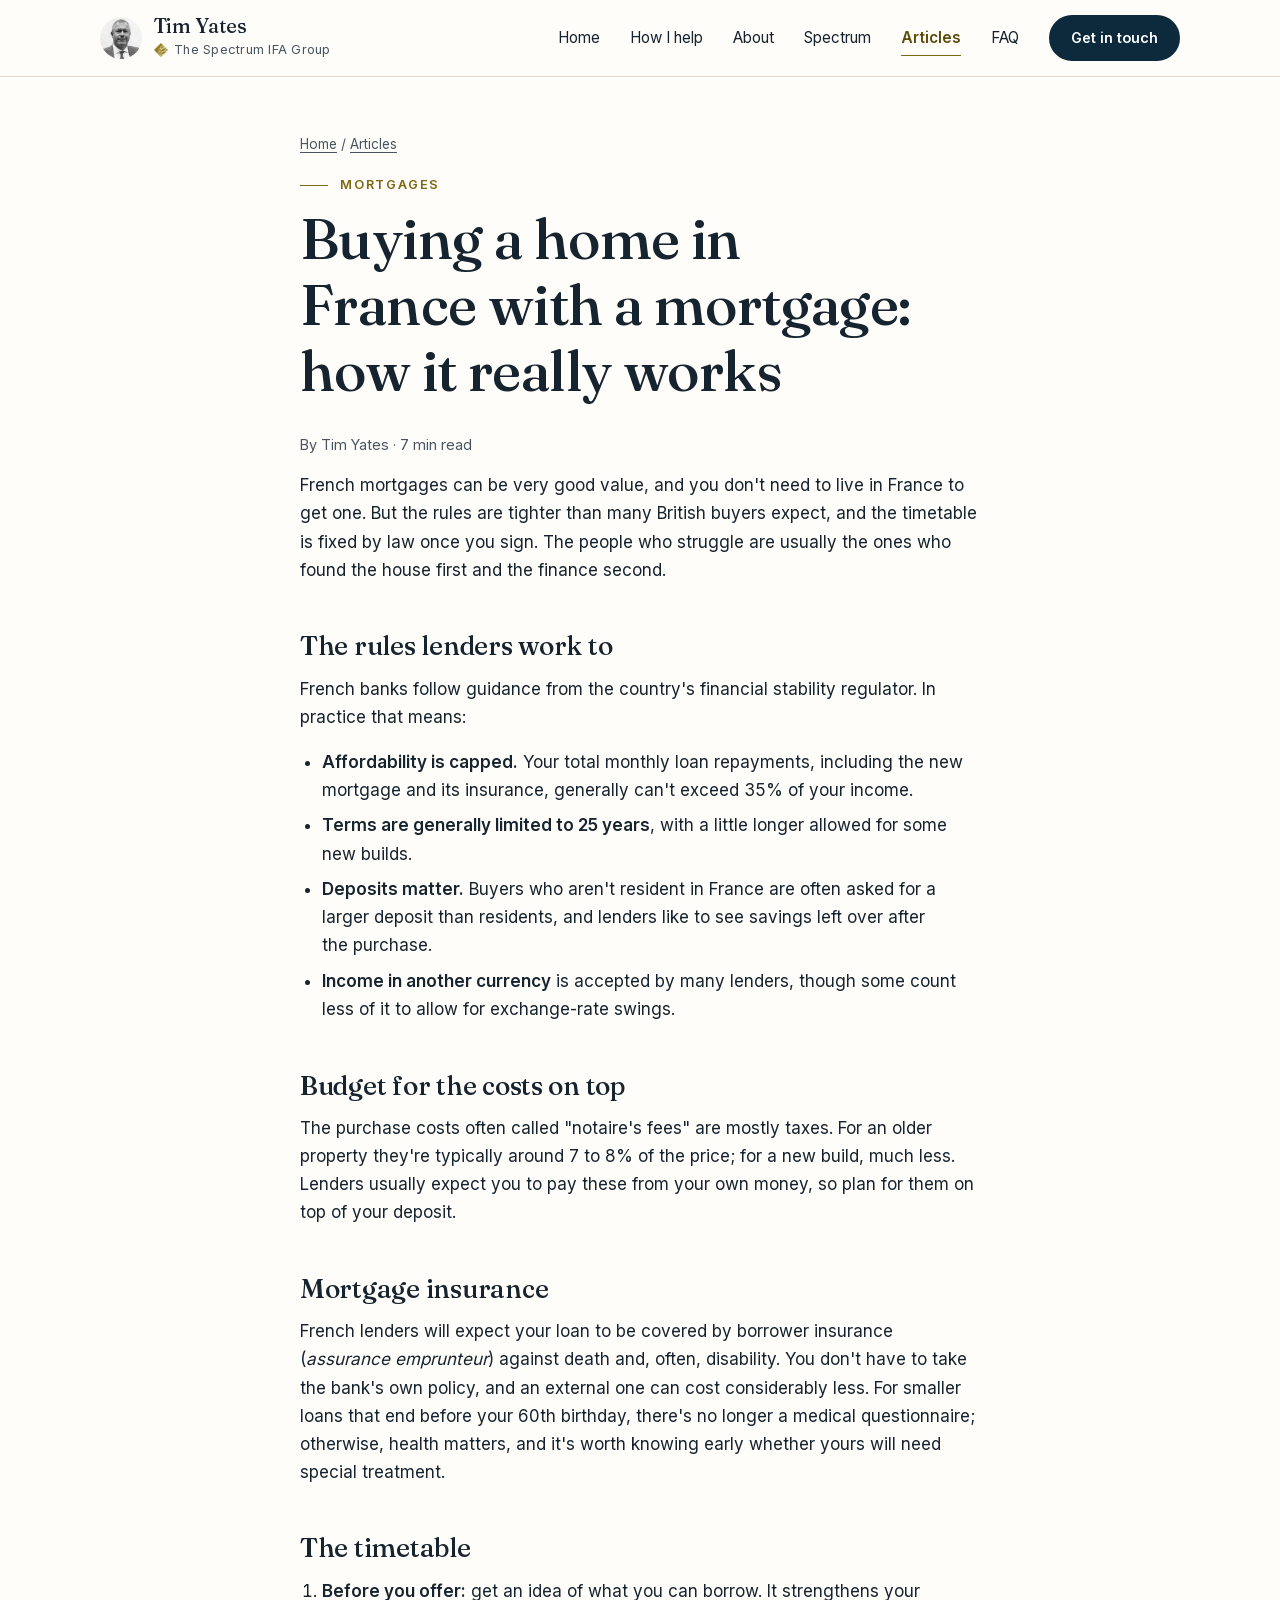
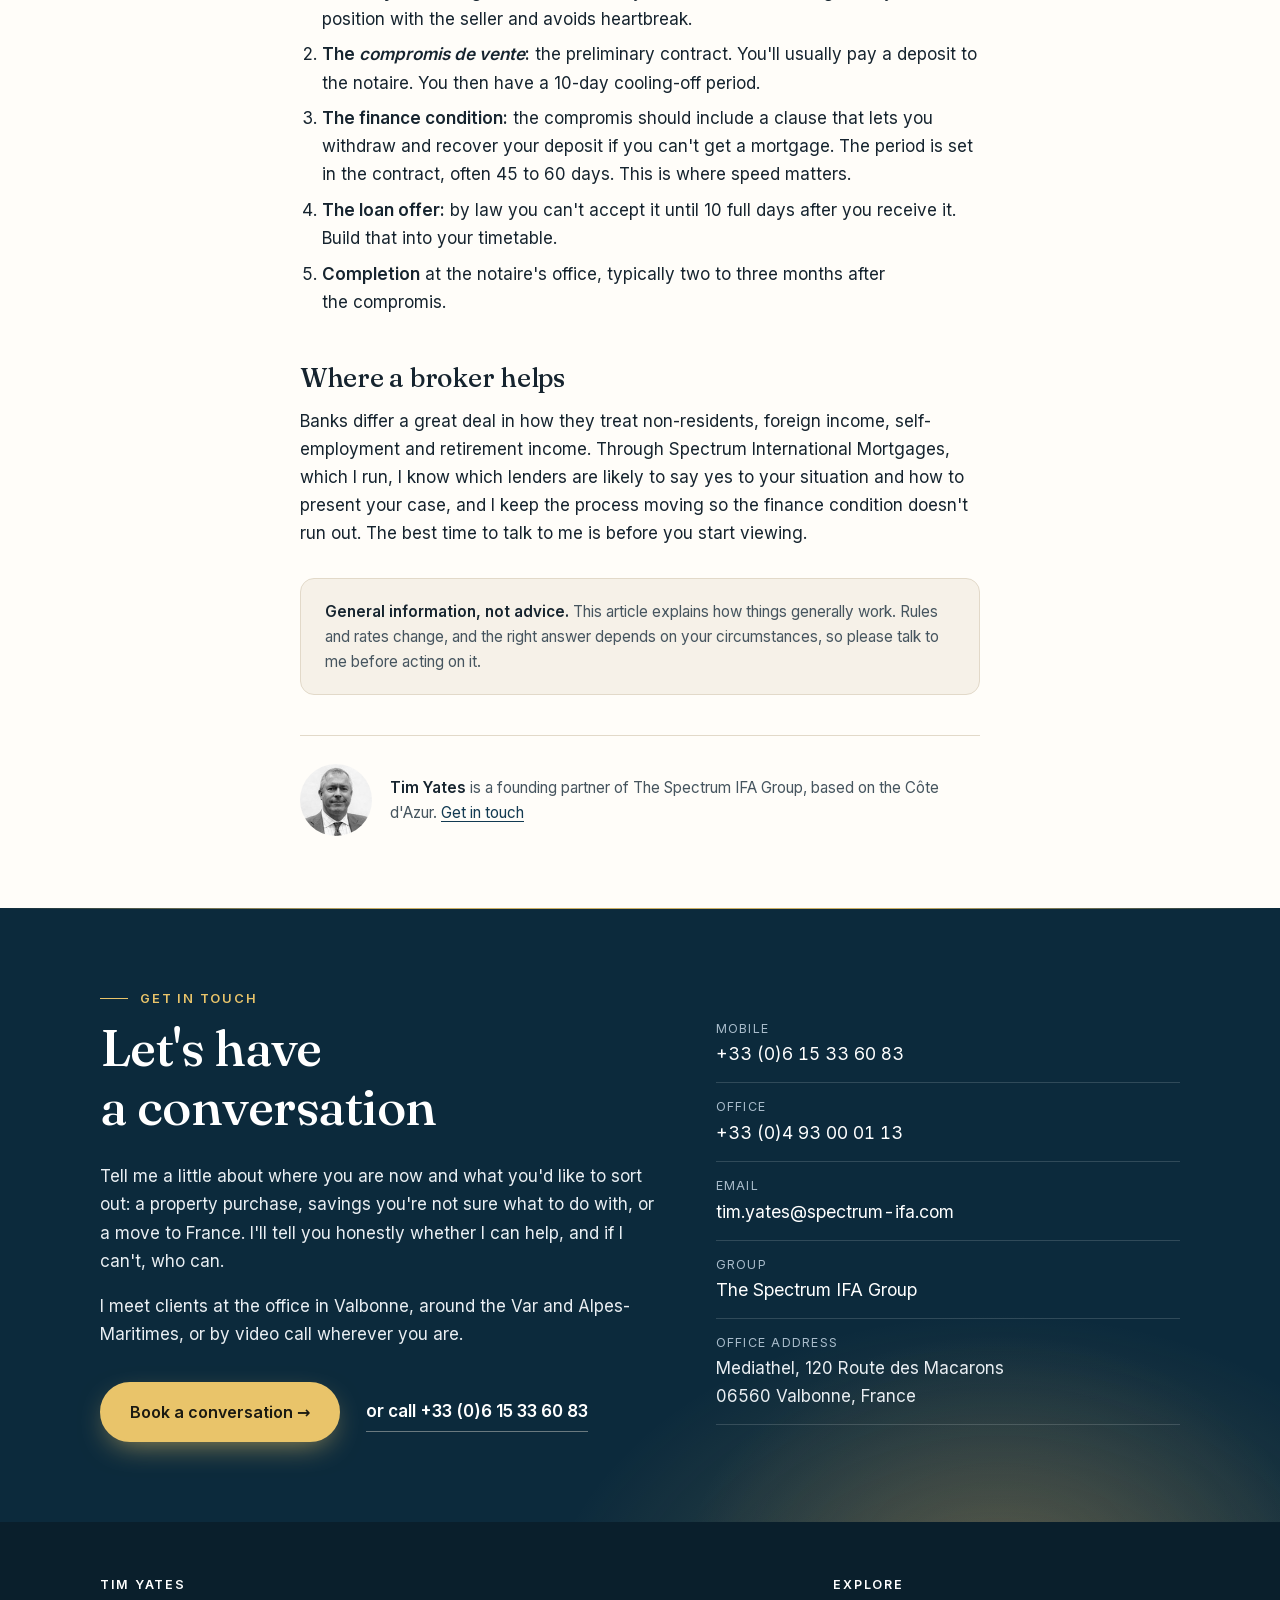
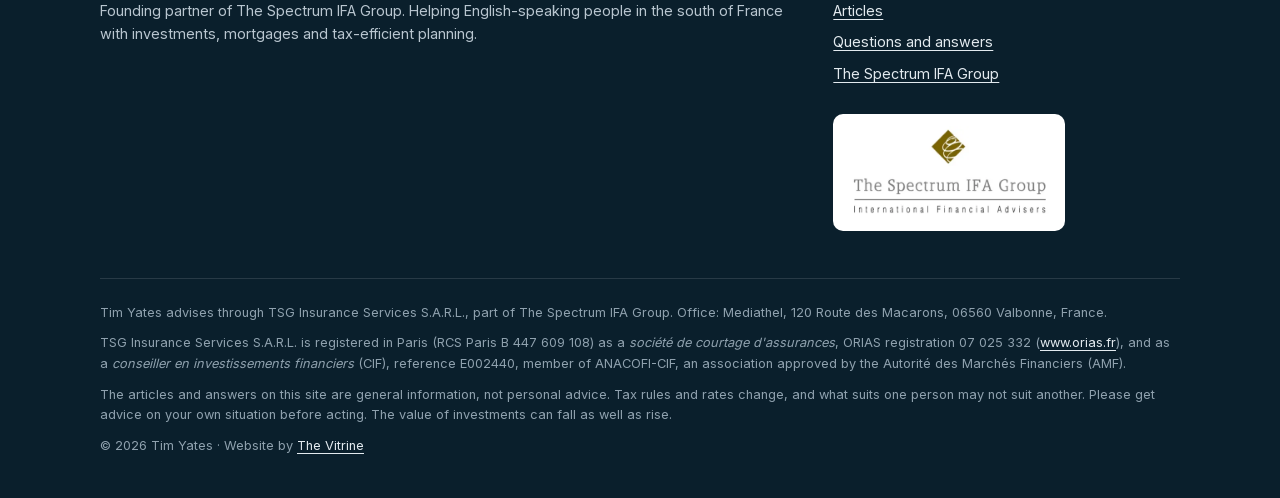
<file: blog/buying-a-home-in-france-with-a-mortgage/index.html>
<!doctype html>
<html lang="en-GB">
<head>
<meta charset="utf-8">
<meta name="viewport" content="width=device-width, initial-scale=1">
<title>Buying a home in France with a mortgage | Tim Yates</title>
<meta name="description" content="French lenders follow strict rules and the process runs in a different order from the UK. Knowing it in advance saves stress, and sometimes the purchase.">
<link rel="canonical" href="https://timyates.vercel.app/blog/buying-a-home-in-france-with-a-mortgage/">
<meta property="og:type" content="website">
<meta property="og:title" content="Buying a home in France with a mortgage | Tim Yates">
<meta property="og:description" content="French lenders follow strict rules and the process runs in a different order from the UK. Knowing it in advance saves stress, and sometimes the purchase.">
<meta property="og:url" content="https://timyates.vercel.app/blog/buying-a-home-in-france-with-a-mortgage/">
<meta property="og:image" content="https://timyates.vercel.app/assets/tim-yates.jpg">
<meta name="theme-color" content="#0c2a3c">
<link rel="icon" href="/assets/favicon.svg?v=3cebce56" type="image/svg+xml">
<link rel="apple-touch-icon" href="/assets/apple-touch-icon.jpg?v=2c7b6490">
<script>document.documentElement.classList.add("js")</script>
<link rel="preload" as="font" href="/assets/fonts/fraunces-latin.woff2?v=175f6e93" type="font/woff2" crossorigin>
<link rel="preload" as="font" href="/assets/fonts/inter-latin.woff2?v=1dc044f4" type="font/woff2" crossorigin>
<link rel="stylesheet" href="/assets/styles.css?v=6d56ca2c">
<script type="application/ld+json">{"@context": "https://schema.org", "@type": "Article", "headline": "Buying a home in France with a mortgage: how it really works", "description": "French lenders follow strict rules and the process runs in a different order from the UK. Knowing it in advance saves stress, and sometimes the purchase.", "datePublished": "2026-10-28", "author": {"@type": "Person", "name": "Tim Yates"}}</script>
</head>
<body class="">
<a class="skip" href="#main">Skip to content</a>
<header class="site-header">
  <div class="wrap">
    <a class="brand" href="/" aria-label="Tim Yates, The Spectrum IFA Group, home">
      <img src="/assets/tim-avatar.jpg?v=43119e0e" alt="" width="40" height="40">
      <div><strong>Tim Yates</strong><span class="brand-group"><img src="/assets/spectrum-mark.webp?v=8ff3d7af" alt="" width="14" height="14">The Spectrum IFA Group</span></div>
    </a>
    <button class="menu-toggle" aria-expanded="false" aria-controls="nav" aria-label="Open menu"><span class="burger" aria-hidden="true"><span></span></span></button>
    <nav class="nav" id="nav" aria-label="Main">
      <a href="/" style="--i:0">Home</a> <a href="/#services" style="--i:1">How I help</a> <a href="/#about" style="--i:2">About</a> <a href="/#spectrum" style="--i:3">Spectrum</a> <a href="/blog/" aria-current="page" style="--i:4">Articles</a> <a href="/faq/" style="--i:5">FAQ</a> <a class="btn" href="/#contact" style="--i:6">Get in touch</a>
    </nav>
  </div>
</header>
<main id="main">
<div class="read-progress" aria-hidden="true"></div>
<article class="article">
  <div class="wrap narrow">
    <header class="article-head" data-reveal="head">
      <p class="crumbs"><a href="/">Home</a> / <a href="/blog/">Articles</a></p>
      <p class="eyebrow">Mortgages</p>
      <h1 data-vt style="view-transition-name:post-buying-a-home-in-france-with-a-mortgage">Buying a home in France with a mortgage: how it really works</h1>
      <p class="meta">By Tim Yates · 7 min read</p>
    </header>
    <div class="prose">
<p>French mortgages can be very good value, and you don't need to live in France to get one. But the rules are tighter than many British buyers expect, and the timetable is fixed by law once you sign. The people who struggle are usually the ones who found the house first and the finance second.</p>
<h2>The rules lenders work to</h2>
<p>French banks follow guidance from the country's financial stability regulator. In practice that means:</p>
<ul>
<li><strong>Affordability is capped.</strong> Your total monthly loan repayments, including the new mortgage and its insurance, generally can't exceed 35% of your income.</li>
<li><strong>Terms are generally limited to 25 years</strong>, with a little longer allowed for some new builds.</li>
<li><strong>Deposits matter.</strong> Buyers who aren't resident in France are often asked for a larger deposit than residents, and lenders like to see savings left over after the purchase.</li>
<li><strong>Income in another currency</strong> is accepted by many lenders, though some count less of it to allow for exchange-rate swings.</li>
</ul>
<h2>Budget for the costs on top</h2>
<p>The purchase costs often called "notaire's fees" are mostly taxes. For an older property they're typically around 7 to 8% of the price; for a new build, much less. Lenders usually expect you to pay these from your own money, so plan for them on top of your deposit.</p>
<h2>Mortgage insurance</h2>
<p>French lenders will expect your loan to be covered by borrower insurance (<i lang="fr">assurance emprunteur</i>) against death and, often, disability. You don't have to take the bank's own policy, and an external one can cost considerably less. For smaller loans that end before your 60th birthday, there's no longer a medical questionnaire; otherwise, health matters, and it's worth knowing early whether yours will need special treatment.</p>
<h2>The timetable</h2>
<ol>
<li><strong>Before you offer:</strong> get an idea of what you can borrow. It strengthens your position with the seller and avoids heartbreak.</li>
<li><strong>The <i lang="fr">compromis de vente</i>:</strong> the preliminary contract. You'll usually pay a deposit to the notaire. You then have a 10-day cooling-off period.</li>
<li><strong>The finance condition:</strong> the compromis should include a clause that lets you withdraw and recover your deposit if you can't get a mortgage. The period is set in the contract, often 45 to 60 days. This is where speed matters.</li>
<li><strong>The loan offer:</strong> by law you can't accept it until 10 full days after you receive it. Build that into your timetable.</li>
<li><strong>Completion</strong> at the notaire's office, typically two to three months after the compromis.</li>
</ol>
<h2>Where a broker helps</h2>
<p>Banks differ a great deal in how they treat non-residents, foreign income, self-employment and retirement income. Through Spectrum International Mortgages, which I run, I know which lenders are likely to say yes to your situation and how to present your case, and I keep the process moving so the finance condition doesn't run out. The best time to talk to me is before you start viewing.</p>
    </div>
    <div class="note"><strong>General information, not advice.</strong> This article explains how things generally work. Rules and rates change, and the right answer depends on your circumstances, so please talk to me before acting on it.</div>
    <div class="author-box">
      <img src="/assets/tim-avatar.jpg?v=43119e0e" alt="" width="72" height="72" loading="lazy">
      <p><strong>Tim Yates</strong> is a founding partner of The Spectrum IFA Group, based on the Côte d'Azur. <a href="/#contact">Get in touch</a></p>
    </div>
  </div>
</article>
<section class="contact-band" id="contact" data-reveal="band">
  <div class="wrap contact-grid">
    <div data-reveal="head">
      <p class="eyebrow">Get in touch</p>
      <h2>Let's have a conversation</h2>
      <p>Tell me a little about where you are now and what you'd like to sort out: a property purchase, savings you're not sure what to do with, or a move to France. I'll tell you honestly whether I can help, and if I can't, who can.</p>
      <p>I meet clients at the office in Valbonne, around the Var and Alpes-Maritimes, or by video call wherever you are.</p>
      <div class="band-cta">
        <a class="btn btn-sun" href="mailto:tim.yates@spectrum-ifa.com?subject=A%20first%20conversation">Book a conversation <span aria-hidden="true">→</span></a>
        <a class="hero-link" href="tel:+33615336083">or call +33 (0)6 15 33 60 83</a>
      </div>
    </div>
    <ul class="contact-list" data-reveal="stagger" style="--d:200ms">
      <li><span>Mobile</span><a href="tel:+33615336083">+33 (0)6 15 33 60 83</a></li>
      <li><span>Office</span><a href="tel:+33493000113">+33 (0)4 93 00 01 13</a></li>
      <li><span>Email</span><a href="mailto:tim.yates@spectrum-ifa.com">tim.yates@spectrum-ifa.com</a></li>
      <li><span>Group</span><a href="https://spectrum-ifa.com/" rel="noopener">The Spectrum IFA Group</a></li>
      <li><span>Office address</span>Mediathel, 120 Route des Macarons<br>06560 Valbonne, France</li>
    </ul>
  </div>
</section>
</main>
<footer class="site-footer">
  <div class="wrap">
    <div class="footer-grid">
      <div>
        <h3>Tim Yates</h3>
        <p>Founding partner of The Spectrum IFA Group. Helping English-speaking people in the south of France with investments, mortgages and tax-efficient planning.</p>
      </div>
      <div>
        <h3>Explore</h3>
        <ul>
          <li><a href="/blog/">Articles</a></li>
          <li><a href="/faq/">Questions and answers</a></li>
          <li><a href="https://spectrum-ifa.com/" rel="noopener">The Spectrum IFA Group</a></li>
        </ul>
        <a class="footer-logo" href="https://spectrum-ifa.com/" rel="noopener"><img src="/assets/spectrum-logo.webp?v=0b9b7338" alt="Part of The Spectrum IFA Group, International Financial Advisers" width="480" height="223" loading="lazy"></a>
      </div>
    </div>
    <div class="legal">
      <p>Tim Yates advises through TSG Insurance Services S.A.R.L., part of The Spectrum IFA Group. Office: Mediathel, 120 Route des Macarons, 06560 Valbonne, France.</p>
      <p>TSG Insurance Services S.A.R.L. is registered in Paris (RCS Paris B 447 609 108) as a <i lang="fr">société de courtage d'assurances</i>, ORIAS registration 07 025 332 (<a href="https://www.orias.fr/" rel="noopener">www.orias.fr</a>), and as a <i lang="fr">conseiller en investissements financiers</i> (CIF), reference E002440, member of ANACOFI-CIF, an association approved by the Autorité des Marchés Financiers (AMF).</p>
      <p>The articles and answers on this site are general information, not personal advice. Tax rules and rates change, and what suits one person may not suit another. Please get advice on your own situation before acting. The value of investments can fall as well as rise.</p>
      <p>© 2026 Tim Yates · Website by <a href="https://thevitrine.fr/en/" rel="noopener">The Vitrine</a></p>
    </div>
  </div>
</footer>
<script src="/assets/site.js?v=4504f9a5" defer></script>
</body>
</html>
</file>
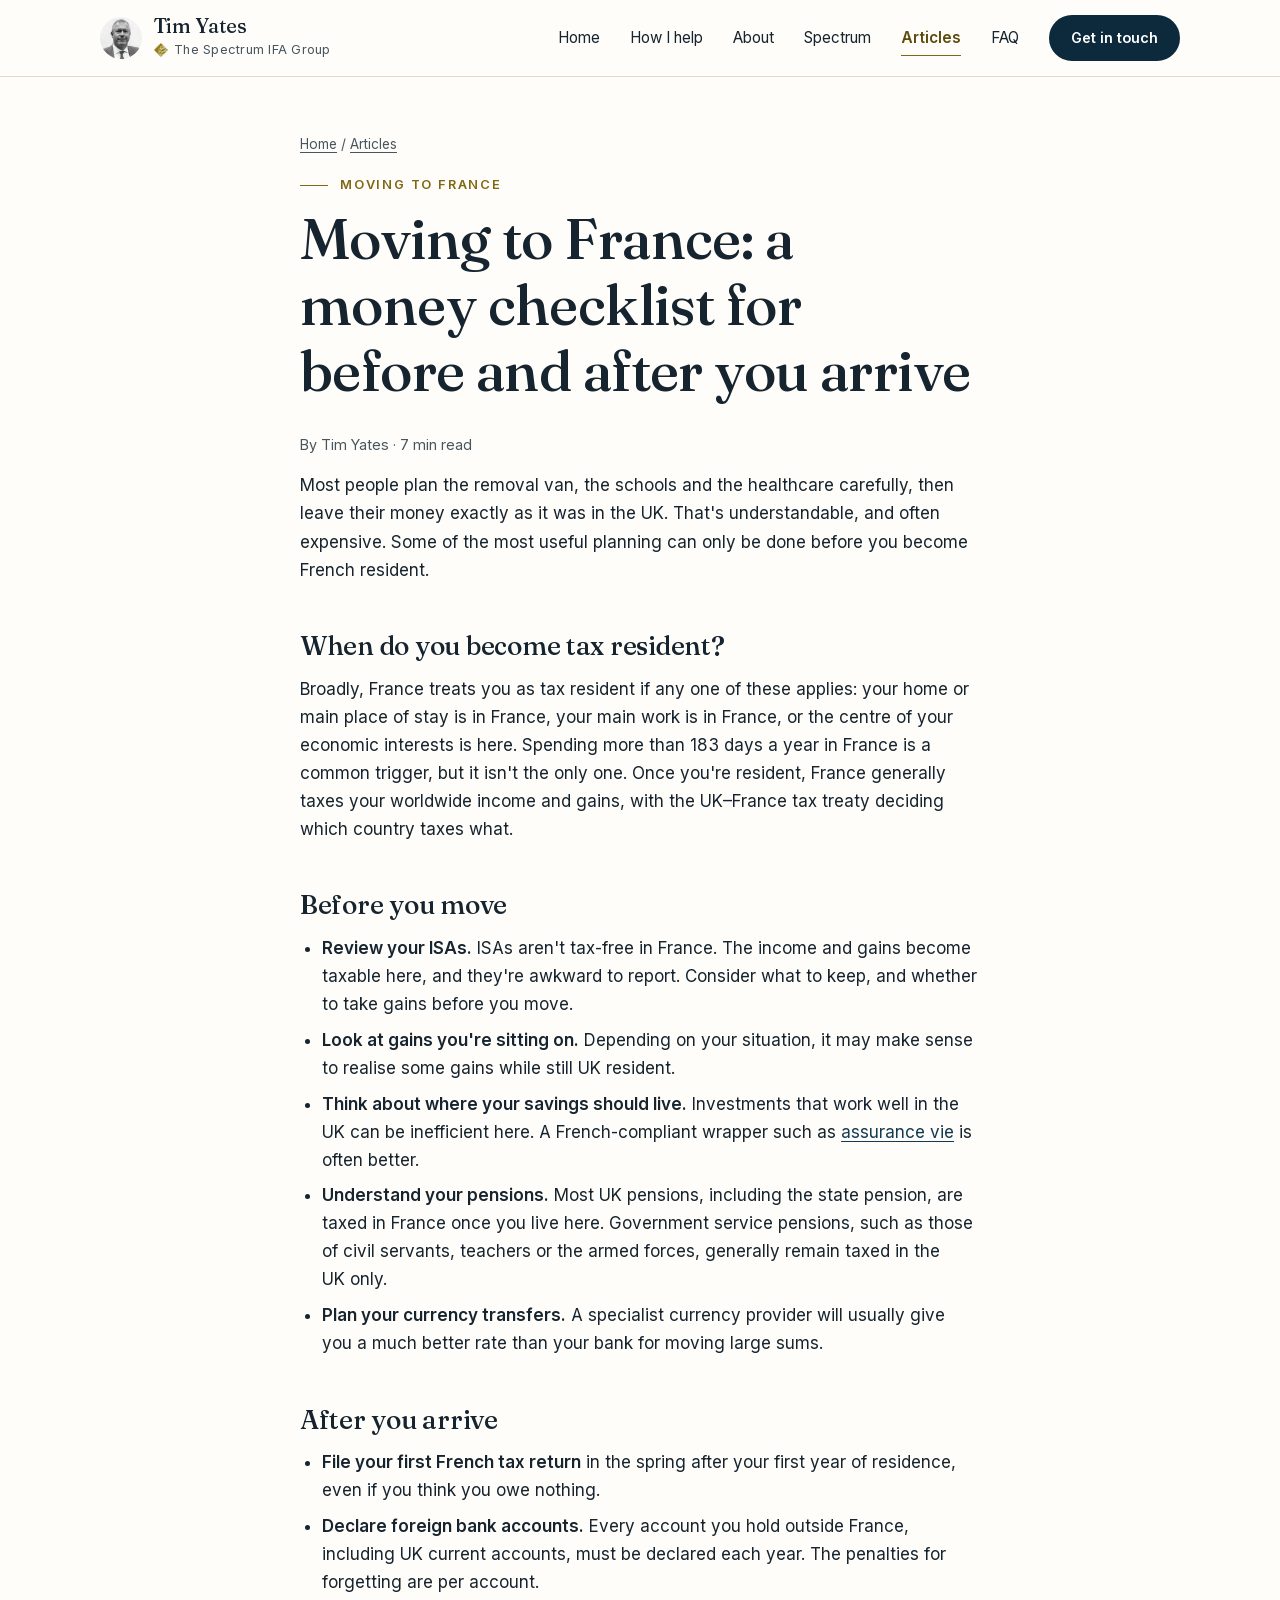
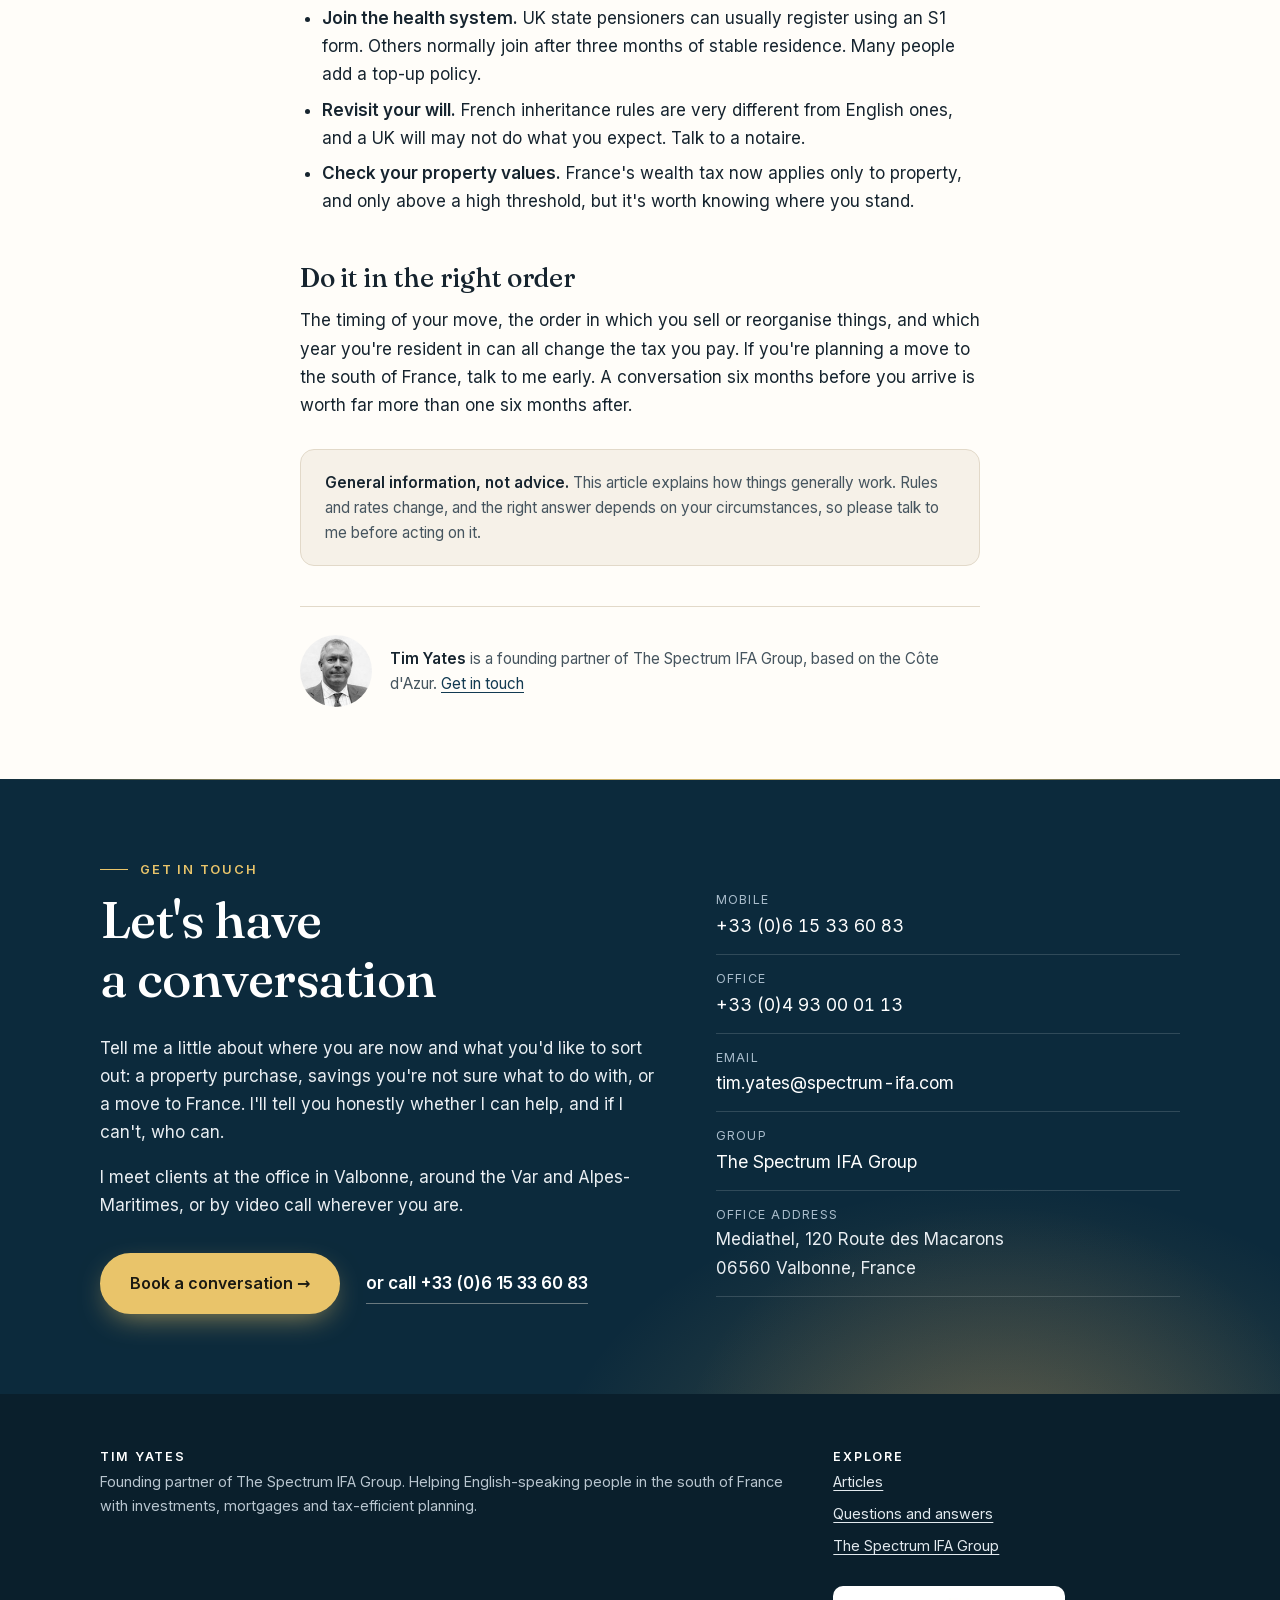
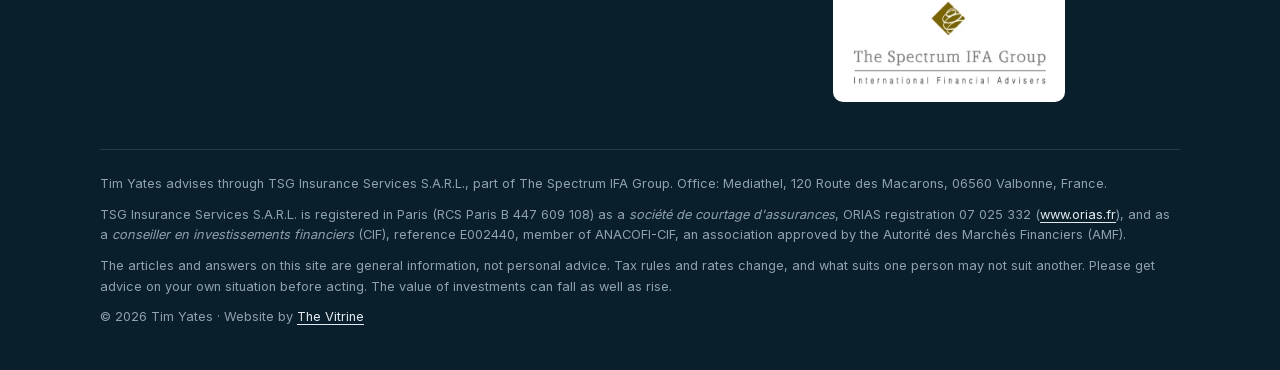
<file: blog/moving-to-france-money-checklist/index.html>
<!doctype html>
<html lang="en-GB">
<head>
<meta charset="utf-8">
<meta name="viewport" content="width=device-width, initial-scale=1">
<title>Moving to France: a money checklist | Tim Yates</title>
<meta name="description" content="Becoming French tax resident changes how your savings, ISAs and pensions are treated. These are the things to sort out, ideally before you move.">
<link rel="canonical" href="https://timyates.vercel.app/blog/moving-to-france-money-checklist/">
<meta property="og:type" content="website">
<meta property="og:title" content="Moving to France: a money checklist | Tim Yates">
<meta property="og:description" content="Becoming French tax resident changes how your savings, ISAs and pensions are treated. These are the things to sort out, ideally before you move.">
<meta property="og:url" content="https://timyates.vercel.app/blog/moving-to-france-money-checklist/">
<meta property="og:image" content="https://timyates.vercel.app/assets/tim-yates.jpg">
<meta name="theme-color" content="#0c2a3c">
<link rel="icon" href="/assets/favicon.svg?v=3cebce56" type="image/svg+xml">
<link rel="apple-touch-icon" href="/assets/apple-touch-icon.jpg?v=2c7b6490">
<script>document.documentElement.classList.add("js")</script>
<link rel="preload" as="font" href="/assets/fonts/fraunces-latin.woff2?v=175f6e93" type="font/woff2" crossorigin>
<link rel="preload" as="font" href="/assets/fonts/inter-latin.woff2?v=1dc044f4" type="font/woff2" crossorigin>
<link rel="stylesheet" href="/assets/styles.css?v=6d56ca2c">
<script type="application/ld+json">{"@context": "https://schema.org", "@type": "Article", "headline": "Moving to France: a money checklist for before and after you arrive", "description": "Becoming French tax resident changes how your savings, ISAs and pensions are treated. These are the things to sort out, ideally before you move.", "datePublished": "2026-10-28", "author": {"@type": "Person", "name": "Tim Yates"}}</script>
</head>
<body class="">
<a class="skip" href="#main">Skip to content</a>
<header class="site-header">
  <div class="wrap">
    <a class="brand" href="/" aria-label="Tim Yates, The Spectrum IFA Group, home">
      <img src="/assets/tim-avatar.jpg?v=43119e0e" alt="" width="40" height="40">
      <div><strong>Tim Yates</strong><span class="brand-group"><img src="/assets/spectrum-mark.webp?v=8ff3d7af" alt="" width="14" height="14">The Spectrum IFA Group</span></div>
    </a>
    <button class="menu-toggle" aria-expanded="false" aria-controls="nav" aria-label="Open menu"><span class="burger" aria-hidden="true"><span></span></span></button>
    <nav class="nav" id="nav" aria-label="Main">
      <a href="/" style="--i:0">Home</a> <a href="/#services" style="--i:1">How I help</a> <a href="/#about" style="--i:2">About</a> <a href="/#spectrum" style="--i:3">Spectrum</a> <a href="/blog/" aria-current="page" style="--i:4">Articles</a> <a href="/faq/" style="--i:5">FAQ</a> <a class="btn" href="/#contact" style="--i:6">Get in touch</a>
    </nav>
  </div>
</header>
<main id="main">
<div class="read-progress" aria-hidden="true"></div>
<article class="article">
  <div class="wrap narrow">
    <header class="article-head" data-reveal="head">
      <p class="crumbs"><a href="/">Home</a> / <a href="/blog/">Articles</a></p>
      <p class="eyebrow">Moving to France</p>
      <h1 data-vt style="view-transition-name:post-moving-to-france-money-checklist">Moving to France: a money checklist for before and after you arrive</h1>
      <p class="meta">By Tim Yates · 7 min read</p>
    </header>
    <div class="prose">
<p>Most people plan the removal van, the schools and the healthcare carefully, then leave their money exactly as it was in the UK. That's understandable, and often expensive. Some of the most useful planning can only be done before you become French resident.</p>
<h2>When do you become tax resident?</h2>
<p>Broadly, France treats you as tax resident if any one of these applies: your home or main place of stay is in France, your main work is in France, or the centre of your economic interests is here. Spending more than 183 days a year in France is a common trigger, but it isn't the only one. Once you're resident, France generally taxes your worldwide income and gains, with the UK–France tax treaty deciding which country taxes what.</p>
<h2>Before you move</h2>
<ul>
<li><strong>Review your ISAs.</strong> ISAs aren't tax-free in France. The income and gains become taxable here, and they're awkward to report. Consider what to keep, and whether to take gains before you move.</li>
<li><strong>Look at gains you're sitting on.</strong> Depending on your situation, it may make sense to realise some gains while still UK resident.</li>
<li><strong>Think about where your savings should live.</strong> Investments that work well in the UK can be inefficient here. A French-compliant wrapper such as <a href="/blog/assurance-vie-explained/">assurance vie</a> is often better.</li>
<li><strong>Understand your pensions.</strong> Most UK pensions, including the state pension, are taxed in France once you live here. Government service pensions, such as those of civil servants, teachers or the armed forces, generally remain taxed in the UK only.</li>
<li><strong>Plan your currency transfers.</strong> A specialist currency provider will usually give you a much better rate than your bank for moving large sums.</li>
</ul>
<h2>After you arrive</h2>
<ul>
<li><strong>File your first French tax return</strong> in the spring after your first year of residence, even if you think you owe nothing.</li>
<li><strong>Declare foreign bank accounts.</strong> Every account you hold outside France, including UK current accounts, must be declared each year. The penalties for forgetting are per account.</li>
<li><strong>Join the health system.</strong> UK state pensioners can usually register using an S1 form. Others normally join after three months of stable residence. Many people add a top-up policy.</li>
<li><strong>Revisit your will.</strong> French inheritance rules are very different from English ones, and a UK will may not do what you expect. Talk to a notaire.</li>
<li><strong>Check your property values.</strong> France's wealth tax now applies only to property, and only above a high threshold, but it's worth knowing where you stand.</li>
</ul>
<h2>Do it in the right order</h2>
<p>The timing of your move, the order in which you sell or reorganise things, and which year you're resident in can all change the tax you pay. If you're planning a move to the south of France, talk to me early. A conversation six months before you arrive is worth far more than one six months after.</p>
    </div>
    <div class="note"><strong>General information, not advice.</strong> This article explains how things generally work. Rules and rates change, and the right answer depends on your circumstances, so please talk to me before acting on it.</div>
    <div class="author-box">
      <img src="/assets/tim-avatar.jpg?v=43119e0e" alt="" width="72" height="72" loading="lazy">
      <p><strong>Tim Yates</strong> is a founding partner of The Spectrum IFA Group, based on the Côte d'Azur. <a href="/#contact">Get in touch</a></p>
    </div>
  </div>
</article>
<section class="contact-band" id="contact" data-reveal="band">
  <div class="wrap contact-grid">
    <div data-reveal="head">
      <p class="eyebrow">Get in touch</p>
      <h2>Let's have a conversation</h2>
      <p>Tell me a little about where you are now and what you'd like to sort out: a property purchase, savings you're not sure what to do with, or a move to France. I'll tell you honestly whether I can help, and if I can't, who can.</p>
      <p>I meet clients at the office in Valbonne, around the Var and Alpes-Maritimes, or by video call wherever you are.</p>
      <div class="band-cta">
        <a class="btn btn-sun" href="mailto:tim.yates@spectrum-ifa.com?subject=A%20first%20conversation">Book a conversation <span aria-hidden="true">→</span></a>
        <a class="hero-link" href="tel:+33615336083">or call +33 (0)6 15 33 60 83</a>
      </div>
    </div>
    <ul class="contact-list" data-reveal="stagger" style="--d:200ms">
      <li><span>Mobile</span><a href="tel:+33615336083">+33 (0)6 15 33 60 83</a></li>
      <li><span>Office</span><a href="tel:+33493000113">+33 (0)4 93 00 01 13</a></li>
      <li><span>Email</span><a href="mailto:tim.yates@spectrum-ifa.com">tim.yates@spectrum-ifa.com</a></li>
      <li><span>Group</span><a href="https://spectrum-ifa.com/" rel="noopener">The Spectrum IFA Group</a></li>
      <li><span>Office address</span>Mediathel, 120 Route des Macarons<br>06560 Valbonne, France</li>
    </ul>
  </div>
</section>
</main>
<footer class="site-footer">
  <div class="wrap">
    <div class="footer-grid">
      <div>
        <h3>Tim Yates</h3>
        <p>Founding partner of The Spectrum IFA Group. Helping English-speaking people in the south of France with investments, mortgages and tax-efficient planning.</p>
      </div>
      <div>
        <h3>Explore</h3>
        <ul>
          <li><a href="/blog/">Articles</a></li>
          <li><a href="/faq/">Questions and answers</a></li>
          <li><a href="https://spectrum-ifa.com/" rel="noopener">The Spectrum IFA Group</a></li>
        </ul>
        <a class="footer-logo" href="https://spectrum-ifa.com/" rel="noopener"><img src="/assets/spectrum-logo.webp?v=0b9b7338" alt="Part of The Spectrum IFA Group, International Financial Advisers" width="480" height="223" loading="lazy"></a>
      </div>
    </div>
    <div class="legal">
      <p>Tim Yates advises through TSG Insurance Services S.A.R.L., part of The Spectrum IFA Group. Office: Mediathel, 120 Route des Macarons, 06560 Valbonne, France.</p>
      <p>TSG Insurance Services S.A.R.L. is registered in Paris (RCS Paris B 447 609 108) as a <i lang="fr">société de courtage d'assurances</i>, ORIAS registration 07 025 332 (<a href="https://www.orias.fr/" rel="noopener">www.orias.fr</a>), and as a <i lang="fr">conseiller en investissements financiers</i> (CIF), reference E002440, member of ANACOFI-CIF, an association approved by the Autorité des Marchés Financiers (AMF).</p>
      <p>The articles and answers on this site are general information, not personal advice. Tax rules and rates change, and what suits one person may not suit another. Please get advice on your own situation before acting. The value of investments can fall as well as rise.</p>
      <p>© 2026 Tim Yates · Website by <a href="https://thevitrine.fr/en/" rel="noopener">The Vitrine</a></p>
    </div>
  </div>
</footer>
<script src="/assets/site.js?v=4504f9a5" defer></script>
</body>
</html>
</file>
<file: assets/styles.css>
/* Tim Yates: financial adviser site */
/* Fonts served from the site (Latin subsets from Google Fonts, SIL Open Font License; see assets/fonts/README.md) */
@font-face { font-family: "Fraunces"; font-style: normal; font-weight: 400 500; font-display: swap;
  src: url("/assets/fonts/fraunces-latin.woff2?v=175f6e93") format("woff2"); }
@font-face { font-family: "Inter"; font-style: normal; font-weight: 400 600; font-display: swap;
  src: url("/assets/fonts/inter-latin.woff2?v=1dc044f4") format("woff2"); }
:root {
  --ink: #16242f;
  --ink-soft: #46555f;
  --sea: #123a52;
  --sea-deep: #0c2a3c;
  --sand: #f6f1e8;
  --paper: #fffdf9;
  --line: #e2d9c9;
  --accent: #7d6814;
  --gold: #937b1a;
  --accent-dark: #5c4c0c;
  --radius: 14px;
  --wrap: 1120px;
  --serif: "Fraunces", Georgia, "Times New Roman", serif;
  --sans: "Inter", system-ui, -apple-system, "Segoe UI", sans-serif;
}

*, *::before, *::after { box-sizing: border-box; }
html { -webkit-text-size-adjust: 100%; scroll-behavior: smooth; }
@media (prefers-reduced-motion: reduce) { html { scroll-behavior: auto; } }
body {
  margin: 0;
  font-family: var(--sans);
  font-size: 1.0625rem;
  line-height: 1.65;
  color: var(--ink);
  background: var(--paper);
}
img { max-width: 100%; height: auto; display: block; }
a { color: var(--sea); text-underline-offset: 3px; }
a:hover { color: var(--accent-dark); }
:focus-visible { outline: 3px solid var(--accent); outline-offset: 3px; border-radius: 4px; }

h1, h2, h3 { font-family: var(--serif); font-weight: 500; line-height: 1.15; letter-spacing: -0.01em; margin: 0 0 0.5em; }
h1 { font-size: clamp(2.2rem, 5vw, 3.6rem); }
h2 { font-size: clamp(1.7rem, 3.4vw, 2.4rem); }
h3 { font-size: 1.3rem; }
p { margin: 0 0 1em; }

.wrap { width: 100%; max-width: var(--wrap); margin: 0 auto; padding: 0 20px; }
.narrow { max-width: 720px; }
.skip { position: absolute; left: -999px; top: 8px; background: var(--ink); color: #fff; padding: 8px 14px; z-index: 50; }
.skip:focus { left: 8px; }
.eyebrow { font-size: 0.8rem; font-weight: 600; letter-spacing: 0.14em; text-transform: uppercase; color: var(--accent); margin-bottom: 0.8em; }
.muted { color: var(--ink-soft); }

/* Header */
.site-header { position: sticky; top: 0; z-index: 20; background: rgba(255, 253, 249, 0.94); backdrop-filter: blur(8px); border-bottom: 1px solid var(--line); }
.site-header .wrap { display: flex; align-items: center; justify-content: space-between; gap: 16px; min-height: 68px; }
.brand { display: flex; align-items: center; gap: 12px; text-decoration: none; color: var(--ink); }
.brand img { width: 40px; height: 40px; border-radius: 50%; object-fit: cover; }
.brand strong { display: block; font-family: var(--serif); font-weight: 500; font-size: 1.2rem; line-height: 1.1; }
.brand span { display: block; font-size: 0.78rem; color: var(--ink-soft); }
.nav { display: flex; align-items: center; gap: 26px; }
.nav a { text-decoration: none; color: var(--ink); font-size: 0.95rem; }
.nav a[aria-current="page"] { color: var(--accent-dark); font-weight: 600; }
.nav .btn { color: #fff; }
.menu-toggle { display: none; background: none; border: 1px solid var(--line); border-radius: 8px; padding: 8px 12px; font: inherit; font-size: 0.9rem; color: var(--ink); cursor: pointer; }

@media (max-width: 820px) {
  .menu-toggle { display: block; }
  .nav { display: none; position: absolute; top: 100%; left: 0; right: 0; flex-direction: column; align-items: stretch; gap: 0; background: var(--paper); border-bottom: 1px solid var(--line); padding: 8px 20px 18px; }
  .nav.open { display: flex; }
  .nav a { padding: 12px 0; border-bottom: 1px solid var(--line); }
  .nav .btn { margin-top: 12px; text-align: center; border-bottom: 0; }
}

/* Buttons */
.btn { display: inline-block; background: var(--accent); color: #fff; text-decoration: none; padding: 12px 22px; border-radius: 999px; font-weight: 600; font-size: 0.95rem; border: 2px solid var(--accent); }
.btn:hover { background: var(--accent-dark); border-color: var(--accent-dark); color: #fff; }
.btn.ghost { background: transparent; color: var(--ink); border-color: var(--ink); }
.btn.ghost:hover { background: var(--ink); color: #fff; }
.btn.light { background: #fff; color: var(--sea-deep); border-color: #fff; }
.btn.light:hover { background: var(--sand); }
.btn-row { display: flex; flex-wrap: wrap; gap: 12px; margin-top: 1.6em; }

/* Sections */
section { padding: 80px 0; }
section.alt { background: var(--sand); }
.section-head { max-width: 680px; margin-bottom: 40px; }
@media (max-width: 820px) { section { padding: 56px 0; } }

.cards { display: grid; grid-template-columns: repeat(auto-fit, minmax(240px, 1fr)); gap: 20px; }
.card { background: var(--paper); border: 1px solid var(--line); border-radius: var(--radius); padding: 28px; }
.card h3 { margin-bottom: 0.4em; }
.card p { color: var(--ink-soft); margin: 0; }
.card a.more { display: inline-block; margin-top: 14px; font-weight: 600; font-size: 0.95rem; }


.about { display: grid; grid-template-columns: 0.8fr 1.2fr; gap: 56px; align-items: start; }
.about ul.creds { list-style: none; padding: 0; margin: 0; border-top: 1px solid var(--line); }
.about ul.creds li { padding: 12px 0; border-bottom: 1px solid var(--line); font-size: 0.95rem; }
@media (max-width: 820px) { .about { grid-template-columns: 1fr; gap: 28px; } }

/* Contact band */
.contact-band { background: var(--sea-deep); color: #e9eef2; }
.contact-band h2 { color: #fff; }
.contact-band a { color: #fff; }
.contact-grid { display: grid; grid-template-columns: 1.1fr 0.9fr; gap: 48px; align-items: start; }
.contact-list { list-style: none; padding: 0; margin: 0; }
.contact-list li { padding: 14px 0; border-bottom: 1px solid rgba(255,255,255,0.15); }
.contact-list span { display: block; font-size: 0.78rem; letter-spacing: 0.1em; text-transform: uppercase; color: #a9bccb; }
.contact-list a { font-size: 1.1rem; text-decoration: none; }
.contact-list a:hover { text-decoration: underline; color: #fff; }
@media (max-width: 820px) { .contact-grid { grid-template-columns: 1fr; gap: 24px; } }

/* Blog list */
.post-list { display: grid; grid-template-columns: repeat(auto-fit, minmax(300px, 1fr)); gap: 20px; }
.post-card { display: flex; flex-direction: column; background: var(--paper); border: 1px solid var(--line); border-radius: var(--radius); padding: 28px; text-decoration: none; color: var(--ink); }
.post-card .tag { font-size: 0.75rem; font-weight: 600; letter-spacing: 0.12em; text-transform: uppercase; color: var(--accent); }
.post-card h3 { margin: 10px 0; }
.post-card p { color: var(--ink-soft); margin: 0 0 16px; }
.post-card .meta { margin-top: auto; font-size: 0.85rem; color: var(--ink-soft); }

/* Page header */
.page-head { background: var(--sand); padding: 64px 0 48px; }
.page-head p { font-size: 1.15rem; color: var(--ink-soft); max-width: 36em; margin: 0; }
.crumbs { font-size: 0.85rem; margin-bottom: 1.4em; color: var(--ink-soft); }
.crumbs a { color: var(--ink-soft); }

/* Article */
.article { padding: 56px 0 72px; }
.article .meta { font-size: 0.9rem; color: var(--ink-soft); margin-top: 1em; }
.prose h2 { font-size: 1.65rem; margin-top: 1.8em; }
.prose h3 { margin-top: 1.5em; }
.prose ul, .prose ol { padding-left: 1.3em; margin: 0 0 1.2em; }
.prose li { margin-bottom: 0.45em; }
.prose blockquote { margin: 1.6em 0; padding: 4px 0 4px 20px; border-left: 3px solid var(--accent); font-family: var(--serif); font-size: 1.2rem; color: var(--sea); }
.note { background: var(--sand); border: 1px solid var(--line); border-radius: var(--radius); padding: 20px 24px; font-size: 0.95rem; color: var(--ink-soft); margin: 2em 0; }
.note strong { color: var(--ink); }
.author-box { display: flex; gap: 18px; align-items: center; border-top: 1px solid var(--line); padding-top: 28px; margin-top: 40px; }
.author-box img { width: 72px; height: 72px; border-radius: 50%; object-fit: cover; flex: none; }
.author-box p { margin: 0; font-size: 0.95rem; color: var(--ink-soft); }
.author-box strong { color: var(--ink); }
.table-wrap { overflow-x: auto; margin: 0 0 1.4em; }
.prose table { border-collapse: collapse; width: 100%; font-size: 0.95rem; }
.prose th, .prose td { text-align: left; padding: 10px 12px; border-bottom: 1px solid var(--line); vertical-align: top; }
.prose th { font-weight: 600; background: var(--sand); }

/* FAQ */
.faq-group { margin-bottom: 48px; }
.faq-group h2 { font-size: 1.5rem; }
details { border-bottom: 1px solid var(--line); }
details:first-of-type { border-top: 1px solid var(--line); }
summary { cursor: pointer; list-style: none; padding: 18px 40px 18px 0; position: relative; font-weight: 600; }
summary::-webkit-details-marker { display: none; }
details .answer { padding: 0 0 18px; color: var(--ink-soft); }
details .answer p:last-child { margin-bottom: 0; }

/* Footer */
.site-footer { background: #0a1f2c; color: #b9c6d0; font-size: 0.9rem; padding: 56px 0 32px; }
.site-footer a { color: #e3eaef; }
.footer-grid { display: grid; grid-template-columns: 2fr 1fr; gap: 40px; margin-bottom: 40px; }
.site-footer h3 { font-family: var(--sans); font-size: 0.78rem; letter-spacing: 0.14em; text-transform: uppercase; color: #fff; font-weight: 600; }
.site-footer ul { list-style: none; padding: 0; margin: 0; }
.site-footer li { margin-bottom: 8px; }
.legal { border-top: 1px solid rgba(255,255,255,0.12); padding-top: 24px; font-size: 0.8rem; line-height: 1.6; color: #8fa1ae; }
.legal p { margin-bottom: 0.8em; }
@media (max-width: 820px) { .footer-grid { grid-template-columns: 1fr; gap: 28px; } }

/* Spectrum affiliation */
.spectrum-logo { margin-top: 28px; max-width: 240px; }
.footer-mark { display: flex; align-items: center; gap: 12px; margin-top: 18px; text-decoration: none; }
.footer-mark img { width: 34px; height: 34px; }
.footer-mark span { font-size: 0.85rem; color: #e3eaef; }
.brand strong { color: var(--ink); }
.spectrum-logo { mix-blend-mode: multiply; }
@media (min-width: 821px) { .about { grid-template-columns: 0.9fr 1.1fr; } }
.about .creds { margin-top: 24px; }
.about-text { font-size: 1.1rem; padding-top: 52px; }
@media (max-width: 820px) { .about-text { padding-top: 0; } }
[id] { scroll-margin-top: 84px; }

/* ============ Hero: "The view from here" ============ */
.hero {
  --h: 80%;              /* horizon height */
  --sx: 62%;             /* sun position, set by script to sit behind Tim */
  --sy: 24%;             /* the afternoon sun stands high in the sky */
  --ivory: #f7f1e3;
  --sun: #e9c46a;
  position: relative; isolation: isolate; overflow: hidden;
  min-height: min(100svh - 68px, 900px);
  display: flex; flex-direction: column; justify-content: center;
  padding: 72px 0 0; color: var(--ivory); background: #0e3a64;
}
.scene, .scene > * { position: absolute; inset: 0; pointer-events: none; }
.scene { z-index: -1; }
.scene { will-change: transform; }
.sea { bottom: -40%; }
/* A Riviera afternoon: deep azure overhead, pale haze at the horizon */
.sky { background:
  radial-gradient(90% 60% at var(--sx) var(--sy), rgba(255,250,232,.38) 0%, rgba(255,240,205,.12) 30%, transparent 60%),
  linear-gradient(180deg, #0c3a66 0%, #15528a 40%, #2668a5 64%, #4f8fc6 calc(var(--h) - 8%), #b7d9ef var(--h)); }
.sun { inset: auto; left: var(--sx); top: var(--sy); width: 0; height: 0; }
.sun span { position: absolute; left: -150px; top: -150px; width: 300px; height: 300px; border-radius: 50%;
  background: radial-gradient(circle, #fffef8 0%, #fffaea 12%, rgba(255,246,220,.75) 17%, rgba(255,240,205,.28) 30%, rgba(255,236,195,.1) 48%, transparent 70%); }
.ridge { top: auto; height: 90px; bottom: calc(100% - var(--h)); width: 100%; }
.ridge.far path { fill: #b07a64; opacity: .7; }   /* sunlit Esterel red rock, softened by haze */
.ridge.near { height: 64px; }
.ridge.near path { fill: #8e4a35; }
.sea { top: var(--h); background: linear-gradient(180deg, #2d79ad 0%, #155887 18%, #0d4470 45%, #0a3458 100%); }
.glitter { position: absolute; left: var(--sx); top: 0; width: 46%; height: 100%; transform: translateX(-50%); overflow: hidden; opacity: .8;
  -webkit-mask: radial-gradient(50% 90% at 50% 0%, #000 0%, rgba(0,0,0,.5) 35%, transparent 70%);
          mask: radial-gradient(50% 90% at 50% 0%, #000 0%, rgba(0,0,0,.5) 35%, transparent 70%); }
.glitter::before { content: ""; position: absolute; left: 0; right: 0; top: -26px; bottom: 0;
  background: repeating-linear-gradient(180deg, rgba(255,255,255,0) 0 5px, rgba(255,255,255,.5) 5px 6px, rgba(255,255,255,0) 6px 13px);
  animation: shimmer 6s linear infinite; will-change: transform; }
@keyframes shimmer { to { transform: translateY(26px); } }
.horizon { top: var(--h); height: 1px; bottom: auto; background: linear-gradient(90deg, transparent, rgba(255,255,255,.85) 30%, rgba(255,255,255,.85) 85%, transparent);
  transform-origin: var(--sx) 50%; }
.grain { opacity: .09; mix-blend-mode: overlay;
  background-image: url("data:image/svg+xml,%3Csvg xmlns='http://www.w3.org/2000/svg' width='160' height='160'%3E%3Cfilter id='n'%3E%3CfeTurbulence type='fractalNoise' baseFrequency='.9' numOctaves='2' stitchTiles='stitch'/%3E%3C/filter%3E%3Crect width='100%25' height='100%25' filter='url(%23n)'/%3E%3C/svg%3E"); }

.hero-grid { display: grid; grid-template-columns: 1.35fr .65fr; gap: 56px; align-items: end; position: relative; }
.hero-copy { padding-bottom: 12vh; }
.hero-eyebrow { font-size: .8rem; font-weight: 600; letter-spacing: .2em; text-transform: uppercase; color: var(--sun); margin-bottom: 1.4em;
  display: flex; align-items: center; gap: 14px; }
.hero-eyebrow::before { content: ""; width: 36px; height: 1px; background: currentColor; }
.hero h1 { font-size: clamp(2.5rem, 5.4vw, 4.8rem); line-height: 1.02; letter-spacing: -.025em; font-weight: 400; color: var(--ivory); margin-bottom: .45em; text-wrap: balance; }
.hero h1 .line { display: block; overflow: hidden; padding-bottom: .08em; }
.hero h1 .line > span { display: inline-block; }
.hero h1 em { font-style: italic; color: var(--sun); }
.hero-lead { font-size: clamp(1.05rem, 1.4vw, 1.22rem); line-height: 1.6; color: rgba(247,241,227,.86); max-width: 33em; margin-bottom: 2em; }
.hero-cta { display: flex; flex-wrap: wrap; align-items: center; gap: 14px 28px; }
.btn-sun { background: var(--sun); border-color: var(--sun); color: #1b1a12; padding: 15px 28px; font-size: 1rem;
  box-shadow: 0 10px 30px -10px rgba(233,196,106,.7); transition: transform .25s, box-shadow .25s, background .25s; }
.btn-sun span { display: inline-block; transition: transform .25s; }
.btn-sun:hover { background: #f3d58b; border-color: #f3d58b; color: #1b1a12; transform: translateY(-2px); box-shadow: 0 16px 36px -12px rgba(233,196,106,.85); }
.btn-sun:hover span { transform: translateX(4px); }
.hero-link { color: var(--ivory); font-weight: 600; text-decoration: none; padding: 6px 0; border-bottom: 1px solid rgba(247,241,227,.4); }
.hero-link:hover { color: #fff; border-color: var(--sun); }
.hero :focus-visible { outline-color: var(--sun); }

/* Tim stands in the scene, backlit by the low sun */
.portrait { position: relative; z-index: 0; margin: 0 clamp(-48px, -3vw, 0px) clamp(-110px, -8vw, -40px) 0; justify-self: end; align-self: end; width: clamp(300px, 34vw, 480px); }
.portrait-img { position: relative; display: block; width: 100%; height: auto;
  transform: translate3d(var(--px, 0px), var(--py, 0px), 0); transition: transform .9s var(--ease-soft);
  filter: contrast(1.06) sepia(.06) drop-shadow(0 0 10px rgba(255,250,235,.32)) drop-shadow(-10px -6px 30px rgba(255,244,214,.18));
  -webkit-mask-image: linear-gradient(to bottom, #000 56%, transparent 97%), linear-gradient(to right, transparent 0, #000 16%, #000 84%, transparent 100%);
  -webkit-mask-composite: source-in;
  mask-image: linear-gradient(to bottom, #000 56%, transparent 97%), linear-gradient(to right, transparent 0, #000 16%, #000 84%, transparent 100%);
  mask-composite: intersect; }
.portrait-glow { position: absolute; left: 4%; right: 8%; top: 4%; height: 62%; border-radius: 50%; pointer-events: none;
  background: radial-gradient(closest-side, rgba(255,250,232,.3), rgba(255,240,205,.1) 62%, transparent);
  transform: translate3d(calc(var(--px, 0px) * -0.6), calc(var(--py, 0px) * -0.6), 0); transition: transform .9s var(--ease-soft); }

.hero-proof { list-style: none; display: grid; grid-template-columns: repeat(3, 1fr); gap: 24px; margin: 0 auto; padding-top: 22px; padding-bottom: 26px;
  border-top: 1px solid rgba(247,241,227,.16); font-size: .88rem; color: rgba(247,241,227,.7); position: relative; }
.hero-proof li { position: relative; z-index: 1; }
.hero-proof strong { display: block; color: var(--ivory); font-family: var(--serif); font-weight: 500; font-size: 1.05rem; }

/* Entrance */
@media (prefers-reduced-motion: no-preference) {
  .sky { animation: fadeIn 1.4s ease-out both; }
  .sun span { animation: rise 2s var(--ease-soft) .1s both; }
  .horizon { animation: draw 1.4s var(--ease-draw) .1s both; }
  .ridge { animation: fadeUp 1.4s ease-out .3s both; }
  .hero-eyebrow { animation: fadeUp .5s ease-out .05s both; }
  .hero h1 .line > span { animation: lineUp .75s var(--ease-settle) both; }
  .hero h1 .line:nth-child(1) > span { animation-delay: .05s; }
  .hero h1 .line:nth-child(2) > span { animation-delay: .14s; }
  .hero-lead { animation: fadeUp .6s ease-out .3s both; }
  .hero-cta { animation: fadeUp .6s ease-out .4s both; }
  .portrait-img { animation: portraitIn .9s var(--ease-settle) .05s both; }
  .portrait-glow { animation: fadeIn 2s ease-out .5s both; }
    .hero-proof { animation: fadeIn .6s ease-out .5s both; }
}
@keyframes fadeIn { from { opacity: 0; } }
@keyframes fadeUp { from { opacity: 0; transform: translateY(18px); } }
@keyframes lineUp { from { transform: translateY(110%); } }
@keyframes rise { from { transform: translateY(70px) scale(.92); opacity: .2; } }
@keyframes draw { from { transform: scaleX(0); } }
@keyframes portraitIn { from { opacity: 0; translate: 0 40px; } }
@media (prefers-reduced-motion: reduce) { .glitter::before { animation: none; } .portrait-img, .portrait-glow { transition: none; } }

@media (max-width: 900px) {
  .hero { --h: 74%; padding-top: 44px; min-height: 0; }
  .hero-grid { grid-template-columns: 1fr; gap: 36px; }
  .hero-copy { padding-bottom: 0; }
  .hero-eyebrow::before { display: none; }
  .portrait { justify-self: center; margin: 0 0 -60px; width: min(82%, 340px); }
    .hero-proof { grid-template-columns: 1fr; gap: 12px; margin-top: 40px; }
  .hero-proof li { display: flex; gap: 8px; align-items: baseline; flex-wrap: wrap; }
  .hero-proof strong { display: inline; font-size: 1rem; }
}

/* ================= Motion system (see docs/MOTION.md) ================= */
:root {
  --ease-settle: cubic-bezier(.16, 1, .3, 1);
  --ease-soft: cubic-bezier(.2, .7, .2, 1);
  --ease-draw: cubic-bezier(.65, 0, .35, 1);
  --ease-exit: cubic-bezier(.4, 0, 1, 1);
  --dur-press: 120ms;
  --dur-hover: 220ms;
  --dur-ui: 340ms;
  --dur-reveal: 800ms;
  --dur-title: 1000ms;
  --dur-scene: 1400ms;
  --stagger: 70ms;
  --rise: 24px;
}

/* --- Reveals. Hidden states only apply when JS runs (html.js). --- */
.js [data-reveal="up"],
.js [data-reveal="head"] > *,
.js [data-reveal="stagger"] > * { opacity: 0; translate: 0 var(--rise); }
[data-reveal], [data-reveal] > * { --rd: calc(var(--d, 0ms) + var(--i, 0) * var(--stagger)); }
.js [data-reveal="up"].is-in,
.js [data-reveal="head"].is-in > *,
.js [data-reveal="stagger"].is-in > * {
  opacity: 1; translate: none;
  transition: opacity var(--dur-reveal) var(--ease-settle) var(--rd),
              translate var(--dur-reveal) var(--ease-settle) var(--rd),
              transform var(--dur-ui) var(--ease-soft),
              border-color var(--dur-hover) var(--ease-soft),
              box-shadow var(--dur-ui) var(--ease-soft);
}
/* Headings wipe up out of an invisible mask */
.js [data-reveal="head"] > :is(h1, h2) { opacity: 1; translate: 0 .35em; clip-path: inset(-10% -5% 100% -5%); }
.js [data-reveal="head"].is-in > :is(h1, h2) {
  translate: none; clip-path: inset(-10% -5% -25% -5%);
  transition: clip-path var(--dur-title) var(--ease-settle) var(--rd), translate var(--dur-title) var(--ease-settle) var(--rd);
}
/* Article titles morph in from their card instead */
.js [data-reveal="head"] > [data-vt] { opacity: 1; translate: none; clip-path: none; }

/* Gold hairline before every section label */
.eyebrow { display: flex; align-items: center; gap: 12px; }
.eyebrow::before { content: ""; flex: none; width: 28px; height: 1px; background: currentColor; transform-origin: left; }
.js [data-reveal] .eyebrow::before { transform: scaleX(0); }
.js [data-reveal].is-in .eyebrow::before { transform: none; transition: transform var(--dur-scene) var(--ease-draw) calc(var(--d, 0ms) + 80ms); }

/* Image wipe, for future photos */
.js [data-reveal="image"] { clip-path: inset(100% 0 0 0); }
.js [data-reveal="image"] img { transform: scale(1.08); }
.js [data-reveal="image"].is-in { clip-path: inset(0); transition: clip-path 1200ms var(--ease-settle) var(--d, 0ms); }
.js [data-reveal="image"].is-in img { transform: none; transition: transform 1200ms var(--ease-settle) var(--d, 0ms); }

/* Contact band: the hero horizon, once more */
.contact-band { position: relative; }
.contact-band::before { content: ""; position: absolute; left: 0; right: 0; top: 0; height: 1px;
  background: linear-gradient(90deg, transparent, rgba(233,196,106,.85) 30%, rgba(233,196,106,.85) 70%, transparent); }
.js [data-reveal="band"]::before { transform: scaleX(0); }
.js [data-reveal="band"].is-in::before { transform: none; transition: transform var(--dur-scene) var(--ease-draw); }

/* --- Pinned "How it works" --- */
.process-grid { display: grid; gap: 40px; }
.process-head .muted { max-width: 30em; }
.steps { list-style: none; margin: 0; padding: 0 0 0 56px; position: relative; counter-reset: step; --p: 0; }
.steps::before, .steps::after { content: ""; position: absolute; left: 15px; top: 16px; bottom: var(--tail, 16px); width: 1px; background: var(--line); }
.steps::after { background: var(--accent); transform-origin: top; transform: scaleY(var(--p)); }
.steps li { counter-increment: step; position: relative; padding-bottom: 48px; }
.steps li:last-child { padding-bottom: 0; }
.steps li::before { content: "0" counter(step); position: absolute; z-index: 1; left: -56px; top: 0; width: 32px; height: 32px; border-radius: 50%;
  display: grid; place-items: center; background: var(--sand); border: 1px solid var(--line); color: var(--ink-soft); font-family: var(--serif); font-size: .85rem;
  transition: background-color var(--dur-ui) var(--ease-soft), border-color var(--dur-ui) var(--ease-soft), color var(--dur-ui) var(--ease-soft); }
.steps li.is-active::before { background: var(--accent); border-color: var(--accent); color: #fff; }
.steps h3 { margin-bottom: .35em; padding-top: 2px; }
.steps p { color: var(--ink-soft); margin: 0; max-width: 34em; }
@media (min-width: 1024px) {
  .process-grid { grid-template-columns: .85fr 1.15fr; gap: 96px; align-items: start; }
  .process-head { position: sticky; top: 140px; }
  .steps li { padding-bottom: 20vh; }
  .steps li:last-child { padding-bottom: 0; }
  .steps h3 { font-size: 1.6rem; }
}

/* --- Hover and press --- */
.btn { transition: background-color var(--dur-hover) var(--ease-soft), border-color var(--dur-hover) var(--ease-soft), color var(--dur-hover) var(--ease-soft),
  transform var(--dur-hover) var(--ease-soft), box-shadow var(--dur-hover) var(--ease-soft); }
.btn:hover { transform: translateY(-2px); box-shadow: 0 12px 26px -16px rgba(12,42,60,.55); }
.btn:active { transform: scale(.98); transition-duration: var(--dur-press); }
.card, .post-card { transition: transform var(--dur-ui) var(--ease-soft), border-color var(--dur-hover) var(--ease-soft), box-shadow var(--dur-ui) var(--ease-soft); }
.card:hover, .post-card:hover { transform: translateY(-4px); border-color: rgba(125,104,20,.55); box-shadow: 0 20px 40px -26px rgba(12,42,60,.4); color: var(--ink); }
.card a.more::after, .post-card .meta::after { content: "→"; display: inline-block; margin-left: .35em; transition: transform var(--dur-hover) var(--ease-soft); }
.card:hover a.more::after, .post-card:hover .meta::after { transform: translateX(4px); }
@media (min-width: 821px) {
  .nav a:not(.btn) { position: relative; }
  .nav a:not(.btn)::after { content: ""; position: absolute; left: 0; right: 0; bottom: -5px; height: 1px; background: var(--accent);
    transform: scaleX(0); transform-origin: right; transition: transform var(--dur-ui) var(--ease-soft); }
  .nav a:not(.btn):hover::after, .nav a[aria-current="page"]::after { transform: none; transform-origin: left; }
}

/* --- Header, menu, reading progress --- */
.site-header { view-transition-name: site-header; transition: box-shadow var(--dur-hover) var(--ease-soft); }
.site-header.is-scrolled { box-shadow: 0 10px 28px -22px rgba(12,42,60,.45); }
@media (max-width: 820px) {
  .nav.open { animation: menuIn var(--dur-ui) var(--ease-settle) both; }
  .nav.open a { animation: menuItem var(--dur-ui) var(--ease-settle) both; animation-delay: calc(var(--i, 0) * 35ms + 60ms); }
}
@keyframes menuIn { from { opacity: 0; transform: translateY(-12px); } }
@keyframes menuItem { from { opacity: 0; translate: 0 8px; } }
.read-progress { position: fixed; z-index: 21; top: 0; left: 0; right: 0; height: 2px; background: var(--accent);
  transform-origin: left; transform: scaleX(var(--read, 0)); view-transition-name: read-progress; }

/* --- FAQ --- */
summary { transition: color var(--dur-hover) var(--ease-soft); }
summary:hover { color: var(--accent-dark); }
summary::before, summary::after { content: ""; position: absolute; right: 8px; top: calc(50% - 1px); width: 14px; height: 2px; border-radius: 1px; background: var(--accent);
  transition: transform var(--dur-ui) var(--ease-soft), opacity var(--dur-ui) var(--ease-soft); }
summary::after { transform: rotate(90deg); }
details[open] summary::after { transform: rotate(180deg); opacity: 0; }
details[open] .answer { animation: answerIn var(--dur-ui) var(--ease-settle) both; }
@keyframes answerIn { from { opacity: 0; translate: 0 8px; } }
@supports (interpolate-size: allow-keywords) {
  details { interpolate-size: allow-keywords; }
  details::details-content { block-size: 0; overflow: clip; transition: block-size var(--dur-ui) var(--ease-settle), content-visibility var(--dur-ui) allow-discrete; }
  details[open]::details-content { block-size: auto; }
}

/* --- Page transitions --- */
@view-transition { navigation: auto; }
::view-transition-old(root) { animation: vtOut 180ms var(--ease-exit) both; }
::view-transition-new(root) { animation: vtIn var(--dur-ui) var(--ease-settle) 60ms both; }
::view-transition-group(*) { animation-duration: 440ms; animation-timing-function: var(--ease-settle); }
@keyframes vtOut { to { opacity: 0; } }
@keyframes vtIn { from { opacity: 0; transform: translateY(12px); } }

/* --- Reduced motion: everything visible, nothing travels --- */
@media (prefers-reduced-motion: reduce) {
  .js [data-reveal], .js [data-reveal] > *, .js [data-reveal] > :is(h1, h2) { opacity: 1 !important; translate: none !important; clip-path: none !important; transition: none !important; }
  .js [data-reveal] .eyebrow::before, .js [data-reveal="band"]::before, .js [data-reveal="image"] img { transform: none !important; }
  .btn:hover, .btn:active, .card:hover, .post-card:hover { transform: none; }
  .card:hover a.more::after, .post-card:hover .meta::after { transform: none; }
  .steps { --p: 1 !important; }
  .steps li::before { background: var(--accent); border-color: var(--accent); color: #fff; }
  .nav.open, .nav.open a, details[open] .answer { animation: none; }
  details::details-content { transition: none; }
  ::view-transition-group(*), ::view-transition-old(*), ::view-transition-new(*) { animation: none !important; }
}

/* ================= Identity pass (see docs/DESIGN-AUDIT.md) ================= */
:root { --sun: #e9c46a; --ivory: #f7f1e3; --navy: #0c2a3c; }
h1, h2, h3, .svc-title { text-wrap: balance; }
p, li, .svc-desc { text-wrap: pretty; }

/* One button system: navy on light, sun gold on dark */
.btn { background: var(--navy); border-color: var(--navy); color: var(--ivory); }
.btn:hover { background: #163e57; border-color: #163e57; color: #fff; }

/* Header floats over dark openings, turns solid past them */
.js .dark-top .site-header { position: fixed; top: 0; left: 0; right: 0; background: transparent; border-bottom-color: transparent;
  -webkit-backdrop-filter: none; backdrop-filter: none;
  transition: background-color var(--dur-ui) var(--ease-soft), border-color var(--dur-ui) var(--ease-soft), box-shadow var(--dur-hover) var(--ease-soft); }
.js .dark-top .site-header:not(.is-solid) { box-shadow: none; }
.js .dark-top .site-header.is-solid { background: rgba(255,253,249,.94); -webkit-backdrop-filter: blur(8px); backdrop-filter: blur(8px); border-bottom-color: var(--line); }
.js .dark-top .site-header:not(.is-solid) .brand strong { color: var(--ivory); }
.js .dark-top .site-header:not(.is-solid) .brand span { color: rgba(247,241,227,.7); }
.js .dark-top .site-header:not(.is-solid) .menu-toggle { color: var(--ivory); border-color: rgba(247,241,227,.35); }
@media (min-width: 821px) {
  .js .dark-top .site-header:not(.is-solid) .nav a:not(.btn) { color: var(--ivory); }
  .js .dark-top .site-header:not(.is-solid) .nav a[aria-current="page"] { color: var(--sun); }
  .js .dark-top .site-header:not(.is-solid) .nav a:not(.btn)::after { background: var(--sun); }
  .js .dark-top .site-header:not(.is-solid) .nav .btn { background: var(--sun); border-color: var(--sun); color: #1b1a12; }
}
.js .dark-top .hero { padding-top: 140px; min-height: min(100svh, 968px); }
.js .dark-top .page-head { padding-top: 140px; }
@media (max-width: 900px) { .js .dark-top .hero { padding-top: 112px; min-height: 0; } .js .dark-top .page-head { padding-top: 116px; } }

/* Page headers: a small dusk */
.page-head { position: relative; overflow: hidden; padding-bottom: 64px; color: var(--ivory);
  background: radial-gradient(40% 90% at 84% 18%, rgba(255,250,232,.32), rgba(255,240,205,.08) 45%, transparent 70%),
              linear-gradient(180deg, #0c3a66 0%, #15528a 60%, #2a6ca8 100%); }
.page-head::after { content: ""; position: absolute; left: 0; right: 0; bottom: 0; height: 1px; transform-origin: 84% 50%;
  background: linear-gradient(90deg, transparent, rgba(255,255,255,.8) 30%, rgba(255,255,255,.8) 90%, transparent); }
.page-head h1 { color: var(--ivory); }
.page-head p { color: rgba(247,241,227,.8); }
.page-head a { color: var(--sun); }
.page-head .eyebrow, .contact-band .eyebrow { color: var(--sun); }
@media (prefers-reduced-motion: no-preference) { .page-head::after { animation: draw var(--dur-scene) var(--ease-draw) .1s both; } }

/* Services: an editorial index */
.svc { list-style: none; margin: 0; padding: 0; border-top: 1px solid var(--line); }
.svc-item { border-bottom: 1px solid var(--line); }
.svc-item a { position: relative; display: grid; grid-template-columns: 56px minmax(0, 1fr) minmax(0, 1.15fr) 46px; gap: 28px; align-items: center;
  padding: 26px 0; color: var(--ink); text-decoration: none; }
.svc-item a::after { content: ""; position: absolute; left: 0; right: 0; bottom: -1px; height: 1px; background: var(--accent);
  transform: scaleX(0); transform-origin: left; transition: transform var(--dur-reveal) var(--ease-settle); }
.svc-num { font-family: var(--serif); font-size: .95rem; color: var(--accent); }
.svc-title { font-family: var(--serif); font-weight: 500; font-size: 1.4rem; line-height: 1.2; transition: transform var(--dur-ui) var(--ease-soft); }
.svc-desc { color: var(--ink-soft); font-size: .98rem; line-height: 1.55; }
.svc-arrow { width: 46px; height: 46px; border-radius: 50%; border: 1px solid var(--line); display: grid; place-items: center; font-size: 1.05rem;
  transition: background-color var(--dur-ui) var(--ease-soft), border-color var(--dur-ui) var(--ease-soft), color var(--dur-ui) var(--ease-soft), transform var(--dur-ui) var(--ease-soft); }
.svc-lead a { padding: 40px 0; }
.svc-lead .svc-title { font-size: clamp(1.7rem, 2.6vw, 2.3rem); }
.svc-lead .svc-desc { font-size: 1.05rem; }
.svc-item a:hover::after, .svc-item a:focus-visible::after { transform: none; }
.svc-item a:hover .svc-title { transform: translateX(6px); }
.svc-item a:hover .svc-arrow { background: var(--navy); border-color: var(--navy); color: var(--ivory); transform: translateX(4px); }
@media (max-width: 820px) {
  .svc-item a { grid-template-columns: 30px minmax(0, 1fr) 34px; gap: 6px 14px; align-items: start; padding: 22px 0; }
  .svc-num { padding-top: .3em; font-size: .85rem; }
  .svc-desc { grid-column: 2; grid-row: 2; font-size: .95rem; }
  .svc-arrow { grid-column: 3; grid-row: 1; width: 34px; height: 34px; font-size: .9rem; }
  .svc-lead a { padding: 28px 0; }
}
@media (prefers-reduced-motion: reduce) { .svc-item a:hover .svc-title, .svc-item a:hover .svc-arrow { transform: none; } }

/* Section head with a side link */
.section-head.split { max-width: none; display: grid; grid-template-columns: minmax(0, 1fr) auto; column-gap: 32px; align-items: end; }
.section-head.split > .eyebrow { grid-column: 1 / -1; }
.section-head.split h2 { margin-bottom: 0; max-width: 20em; }
.link-arrow { justify-self: end; color: var(--ink); font-weight: 600; text-decoration: none; white-space: nowrap; padding: 4px 0; border-bottom: 1px solid var(--line);
  transition: border-color var(--dur-hover) var(--ease-soft), color var(--dur-hover) var(--ease-soft); }
.link-arrow span { display: inline-block; transition: transform var(--dur-hover) var(--ease-soft); }
.link-arrow:hover { color: var(--accent-dark); border-color: var(--accent); }
.link-arrow:hover span { transform: translateX(4px); }
@media (max-width: 820px) { .section-head.split { grid-template-columns: 1fr; } .link-arrow { justify-self: start; margin-top: 18px; } }

/* About: the promise, in Tim's voice */
.pull { margin: 4px 0 28px; padding-left: 20px; border-left: 2px solid var(--accent); font-family: var(--serif); font-style: italic;
  font-size: clamp(1.3rem, 2vw, 1.6rem); line-height: 1.35; color: var(--sea); }

/* Featured article */
.post-card.feature { grid-column: 1 / -1; border-color: transparent; color: var(--ivory); padding: clamp(28px, 4vw, 48px);
  background: radial-gradient(50% 120% at 90% 110%, rgba(233,196,106,.28), transparent 60%), linear-gradient(160deg, #0c2a3c, #163e57); }
.post-card.feature .tag { color: var(--sun); }
.post-card.feature h3 { color: var(--ivory); font-size: clamp(1.8rem, 3.2vw, 2.6rem); max-width: 18em; }
.post-card.feature p { color: rgba(247,241,227,.82); font-size: 1.08rem; max-width: 42em; }
.post-card.feature .meta { color: var(--sun); }
.post-card.feature:hover { color: var(--ivory); border-color: rgba(233,196,106,.55); }

/* Contact: the closing scene */
.contact-band { overflow: hidden;
  background: radial-gradient(60% 90% at 78% 120%, rgba(233,196,106,.24), transparent 60%),
              radial-gradient(35% 55% at 78% 108%, rgba(233,160,90,.2), transparent 70%), var(--sea-deep); }
.contact-band h2 { font-size: clamp(2.1rem, 4.2vw, 3.2rem); }
.band-cta { display: flex; flex-wrap: wrap; align-items: center; gap: 14px 26px; margin-top: 2em; }
.contact-list { align-self: center; }
.contact-list a { font-variant-numeric: tabular-nums; }
.btn.btn-sun { background: var(--sun); border-color: var(--sun); color: #1b1a12; }
.btn.btn-sun:hover { background: #f3d58b; border-color: #f3d58b; color: #1b1a12; }
.hero-lead { text-wrap: balance; }
.page-head .eyebrow { font-size: .8rem; max-width: none; margin-bottom: .8em; }
@media (max-width: 820px) { .svc-title { font-size: 1.2rem; } .svc-lead .svc-title { font-size: 1.5rem; } }
/* Over a dark opening but scrolled: frosted dusk, so content never collides with the header */
.js .dark-top .site-header.is-scrolled:not(.is-solid) { background: rgba(12,58,102,.78); -webkit-backdrop-filter: blur(12px); backdrop-filter: blur(12px); border-bottom-color: rgba(247,241,227,.08); }

/* ================= Mobile pass ================= */
/* About: qualifications sit under the heading on desktop, after Tim's words on phones */
@media (min-width: 821px) {
  .about { grid-template-rows: auto 1fr; align-items: start; }
  .about-text { grid-column: 2; grid-row: 1 / span 2; }
  .about-creds { grid-column: 1; grid-row: 2; }
}
.about-creds .creds { margin-top: 0; }

@media (max-width: 820px) {
  .about { gap: 0; }
  .about-text { order: 1; margin-bottom: 32px; }
  .about-creds { order: 2; }
  .about .spectrum-logo { max-width: 180px; margin-top: 24px; }

  /* Comfortable tap targets (44px) */
  .menu-toggle { min-height: 44px; min-width: 64px; }
  .hero-link, .link-arrow { display: inline-block; padding: 12px 0; }
  .contact-list a { display: block; padding: 6px 0; }
  .site-footer li { margin: 0; }
  .site-footer li a { display: inline-block; padding: 11px 0; }
  .footer-mark { padding: 6px 0; }

  /* Thumb-sized primary actions */
  .hero-cta, .band-cta { flex-direction: column; align-items: stretch; gap: 6px; }
  .hero-cta .btn, .band-cta .btn { display: block; text-align: center; padding: 16px 24px; }
  .hero-cta .hero-link, .band-cta .hero-link { align-self: center; border-bottom-color: transparent; }

  /* Hero */
  .hero-eyebrow { font-size: .7rem; letter-spacing: .12em; }
  .portrait { width: min(74%, 300px); }
  .grain { display: none; }

  /* Services: descriptions only for the two core services */
  .svc-item:not(.svc-lead) .svc-desc { display: none; }
  .svc-item:not(.svc-lead) a { align-items: center; padding: 16px 0; }
  .svc-item:not(.svc-lead) .svc-num { padding-top: 0; }
  .svc-item:not(.svc-lead) .svc-arrow { grid-row: auto; }

  /* Home articles: a swipeable rail */
  .post-list.rail { display: flex; gap: 14px; overflow-x: auto; scroll-snap-type: x mandatory; scrollbar-width: none;
    margin: 0 -20px; padding: 4px 20px 18px; scroll-padding-inline: 20px; overscroll-behavior-x: contain; }
  .post-list.rail::-webkit-scrollbar { display: none; }
  .post-list.rail > * { flex: 0 0 84%; scroll-snap-align: start; }

  section { padding: 52px 0; }
}
@media (max-width: 900px) { .ridge { height: 46px; } .ridge.near { height: 32px; } }
@media (max-width: 820px) { .article h1 { font-size: 1.95rem; } .article { padding-top: 40px; } }

/* Phones: a poster. Tim against the dusk sky, the words on the water below him */
@media (max-width: 900px) {
  .js .dark-top .hero { padding-top: 76px; }
  .hero-grid { gap: 0; }
  .portrait { order: -1; justify-self: center; width: min(64%, 270px); margin: 0 auto -92px; }
  .hero-copy { position: relative; z-index: 1; text-shadow: 0 1px 14px rgba(8,24,36,.55); }
  .hero-copy .btn { text-shadow: none; }
  .glitter { opacity: .45; }
  .hero-proof { margin-top: 36px; }
}
@media (max-width: 820px) { .hero-cta, .band-cta { max-width: 440px; } }

/* Desktop: Tim stands on the shoreline, shoulders on the horizon, running off the bottom of the frame */
@media (min-width: 901px) {
  .portrait { width: clamp(340px, 40vw, 600px); margin: 0 clamp(-60px, -3vw, 0px) clamp(-260px, -16vw, -80px) 0; }
}
@media (min-width: 901px) {
  .hero-grid { grid-template-columns: minmax(0, 1.35fr) minmax(0, .65fr); }
  .portrait { width: clamp(320px, 35vw, 520px); }
}
.hero-copy { text-shadow: 0 1px 18px rgba(8,40,74,.4); }
.hero-copy .btn { text-shadow: none; }

/* Hamburger: three lines that fold into an X */
@media (max-width: 820px) {
  .menu-toggle { display: grid; place-items: center; width: 44px; height: 44px; min-width: 0; padding: 0; border-radius: 12px; }
}
.burger, .burger > span, .burger::before, .burger::after { display: block; width: 20px; height: 2px; border-radius: 2px; background: currentColor; }
.burger { position: relative; background: transparent; height: 14px; }
.burger > span, .burger::before, .burger::after { position: absolute; left: 0; transition: transform var(--dur-ui) var(--ease-soft), opacity var(--dur-hover) var(--ease-soft), top var(--dur-ui) var(--ease-soft); }
.burger::before { content: ""; top: 0; }
.burger > span { top: 6px; }
.burger::after { content: ""; top: 12px; }
.menu-toggle[aria-expanded="true"] .burger::before { top: 6px; transform: rotate(45deg); }
.menu-toggle[aria-expanded="true"] .burger > span { opacity: 0; transform: scaleX(.3); }
.menu-toggle[aria-expanded="true"] .burger::after { top: 6px; transform: rotate(-45deg); }
@media (prefers-reduced-motion: reduce) { .burger > span, .burger::before, .burger::after { transition: none; } }
@media (max-width: 900px) {
  .sea { background: linear-gradient(180deg, #1d628f 0%, #124f7c 22%, #0d4470 50%, #0a3458 100%); }
  .hero-eyebrow { color: var(--ivory); }
}

/* ================= Photo hero =================
   Villefranche-sur-Mer from the hillside: villas and gardens above a bay of boats,
   Cap Ferrat beyond (Mony Misheal on Unsplash, free licence). Replaces the painted scene;
   navy shading on the left keeps the words readable over the sea. */
.sky, .sun, .ridge, .sea, .horizon, .portrait-glow { display: none; }
.hero { background: #1d4f7a; }
.scene { background:
  linear-gradient(0deg, rgba(8,30,50,.8) 0%, rgba(8,30,50,0) 32%),
  linear-gradient(180deg, rgba(8,30,50,.62) 0%, rgba(8,30,50,0) 26%),
  linear-gradient(90deg, rgba(8,30,50,.75) 0%, rgba(8,30,50,.5) 42%, rgba(8,30,50,.1) 72%, rgba(8,30,50,0) 100%),
  url("/assets/riviera.webp?v=29c4f369") center 55% / cover no-repeat; }
.grain { opacity: .05; }
.hero-copy { text-shadow: 0 1px 16px rgba(8,30,50,.5); }
.portrait-img { filter: contrast(1.05) drop-shadow(0 20px 40px rgba(8,30,50,.45)); }
@media (prefers-reduced-motion: no-preference) { .scene { animation: fadeIn .5s ease-out both; } }

/* Desktop: no painted horizon to stand on any more, so Tim stands taller, head level with the headline */
@media (min-width: 901px) {
  .portrait { margin-bottom: clamp(-150px, -9vw, -50px); }
}

/* Phones: Tim in front of the bay, the words on the darkened lower half */
@media (max-width: 900px) {
  .scene { background:
    linear-gradient(0deg, rgba(8,30,50,.92) 0%, rgba(8,30,50,.7) 45%, rgba(8,30,50,.15) 70%, rgba(8,30,50,.35) 100%),
    url("/assets/riviera-sm.webp?v=03535b58") 40% 40% / cover no-repeat; }
}

/* ================= Desktop header =================
   A calmer bar: a little taller, a slimmer button that no longer fills it,
   a readable subtitle over the photo, and a navy frost that matches the hero shading. */
@media (min-width: 821px) {
  .site-header .wrap { min-height: 76px; }
  .brand img { width: 42px; height: 42px; }
  .brand strong { font-size: 1.25rem; }
  .brand span { font-size: .8rem; letter-spacing: .02em; margin-top: 2px; }
  .nav { gap: 30px; }
  .nav .btn { padding: 9px 20px; font-size: .9rem; }
}
.js .dark-top .site-header:not(.is-solid) .brand span { color: rgba(247,241,227,.82); }
.js .dark-top .site-header.is-scrolled:not(.is-solid) { background: rgba(8,30,50,.72); }
.js .dark-top .site-header:not(.is-solid) .brand img { box-shadow: 0 0 0 1px rgba(247,241,227,.35); }

/* ================= The Spectrum IFA Group =================
   Spectrum's own identity: white, olive gold #957B00 and slate #474D5D, the gold diamond mark.
   It now shows under Tim's name on every page, in the hero, in its own section and in the footer. */
:root { --sp-gold: #957b00; --sp-slate: #474d5d; }
.brand .brand-group { display: flex; align-items: center; gap: 6px; }
.brand .brand-group img { width: 14px; height: 14px; border-radius: 0; flex: none; }

.spectrum { background: #fff; border-top: 3px solid var(--sp-gold); color: var(--sp-slate); }
.spectrum-grid { display: grid; grid-template-columns: minmax(0, .8fr) minmax(0, 1.2fr); gap: clamp(40px, 6vw, 96px); align-items: center; }
.spectrum-brand img { display: block; width: 100%; max-width: 360px; height: auto; }
.spectrum-facts { list-style: none; padding: 0; margin: 36px 0 0; display: grid; grid-template-columns: repeat(3, auto); justify-content: start; gap: 12px 36px;
  border-top: 1px solid rgba(149,123,0,.3); padding-top: 22px; }
.spectrum-facts li { font-size: .85rem; line-height: 1.35; max-width: 9em; }
.spectrum-facts strong { display: block; font-family: var(--serif); font-weight: 500; font-size: 2.2rem; line-height: 1.05; color: var(--sp-gold); margin-bottom: 4px; }
.spectrum .eyebrow { color: var(--sp-gold); }
.spectrum h2 { color: #2b2f3a; }
.spectrum-copy > p:not(.eyebrow) { font-size: 1.05rem; line-height: 1.7; max-width: 36em; }
.spectrum-links { list-style: none; padding: 0; margin: 28px 0 0; display: flex; flex-wrap: wrap; gap: 10px; }
.spectrum-links a { display: inline-block; padding: 9px 16px; border: 1px solid rgba(149,123,0,.45); border-radius: 999px; color: #6f5c00; font-weight: 600; font-size: .9rem; text-decoration: none;
  transition: background-color var(--dur-hover) var(--ease-soft), color var(--dur-hover) var(--ease-soft), border-color var(--dur-hover) var(--ease-soft); }
.spectrum-links a:hover { background: var(--sp-gold); border-color: var(--sp-gold); color: #fff; }
@media (max-width: 820px) {
  .spectrum-grid { grid-template-columns: 1fr; gap: 36px; }
  .spectrum-brand img { max-width: 260px; }
  .spectrum-facts { gap: 12px 24px; }
  .spectrum-facts strong { font-size: 1.8rem; }
}

/* Footer: the full Spectrum logo on a white panel */
.footer-logo { display: inline-block; margin-top: 20px; background: #fff; border-radius: 10px; padding: 12px 16px; }
.footer-logo img { display: block; width: 200px; height: auto; }
.hero-proof .proof-spectrum { display: flex; align-items: center; gap: 12px; }
.hero-proof .proof-spectrum img { width: 34px; height: 34px; flex: none; }
@media (max-width: 900px) { .hero-proof .proof-spectrum img { width: 24px; height: 24px; } }

/* ================= Tim in the photo =================
   The old dissolve mask suited the painted sea; over a detailed photo it made his jacket see-through.
   Desktop: solid, with only a soft feather where the frame crops his shoulders and at the very bottom.
   A light warm tone and a shadow pool behind him sit him in the afternoon light. */
.portrait-img { filter: grayscale(1) sepia(.2) contrast(1.06) brightness(1.02) drop-shadow(0 20px 40px rgba(8,30,50,.5)); }
@media (min-width: 901px) {
  .portrait-img {
    -webkit-mask-image: linear-gradient(to bottom, #000 88%, transparent 100%), linear-gradient(to right, transparent 0, #000 11%, #000 92%, transparent 100%);
            mask-image: linear-gradient(to bottom, #000 88%, transparent 100%), linear-gradient(to right, transparent 0, #000 11%, #000 92%, transparent 100%); }
  .scene { background:
    radial-gradient(34% 60% at 76% 62%, rgba(8,30,50,.42) 0%, rgba(8,30,50,0) 100%),
    linear-gradient(0deg, rgba(8,30,50,.8) 0%, rgba(8,30,50,0) 32%),
    linear-gradient(180deg, rgba(8,30,50,.62) 0%, rgba(8,30,50,0) 26%),
    linear-gradient(90deg, rgba(8,30,50,.75) 0%, rgba(8,30,50,.5) 42%, rgba(8,30,50,.1) 72%, rgba(8,30,50,0) 100%),
    url("/assets/riviera.webp?v=29c4f369") center 55% / cover no-repeat; }
  /* The facts strip becomes its own band in front of Tim */
  .hero-proof { z-index: 1; }
  .hero-proof::before { content: ""; position: absolute; z-index: -1; top: -48px; bottom: 0; left: -100vw; right: -100vw; pointer-events: none;
    background: linear-gradient(180deg, rgba(8,30,50,0) 0%, rgba(8,30,50,.72) 48px, rgba(8,30,50,.88) 100%); }
}

/* Narrow desktops and upright tablets (821–1080px): a tighter menu so all six links and the button stay on one line */
@media (min-width: 821px) and (max-width: 1080px) {
  .nav { gap: 16px; }
  .nav a { font-size: .86rem; }
  .nav .btn { padding: 8px 14px; font-size: .86rem; }
  .brand img { width: 36px; height: 36px; }
  .brand strong { font-size: 1.1rem; }
  .brand .brand-group { font-size: .74rem; }
}

/* Signature at the end of Tim's About text: gold, as if signed in ink, written left to right when the text arrives */
.signature { display: block; width: clamp(170px, 18vw, 220px); height: auto; color: var(--accent); margin: 18px 0 6px -6px; }
@media (prefers-reduced-motion: no-preference) {
  .js .about-text .signature { clip-path: inset(-10% 100% -10% 0); transition: clip-path 1.4s var(--ease-soft) .5s; }
  .js .about-text.is-in .signature { clip-path: inset(-10% 0 -10% 0); }
}

/* ================= Text moments =================
   Three one-off touches, each played once: a gold light passes over the hero promise,
   the Spectrum figures count up, and the pull quote arrives word by word. */
/* Desktop only: on phones the repainting sweep cost PageSpeed about 4 points (Speed Index), so phones keep plain gold */
@media (prefers-reduced-motion: no-preference) and (min-width: 901px) {
  /* "financially in order.": sun catching gilt lettering, once, after the line lands.
     Padding gives italic overhangs room inside the clipped background. */
  .hero h1 em { padding: 0 .12em .12em .06em; margin: 0 -.12em -.12em -.06em;
    background: linear-gradient(100deg, var(--sun) 0 40%, #fff6d8 50%, var(--sun) 60% 100%) 100% 0 / 300% 100% no-repeat;
    -webkit-background-clip: text; background-clip: text; color: transparent; -webkit-text-fill-color: transparent;
    text-shadow: none; filter: drop-shadow(0 1px 12px rgba(8,30,50,.45));
    animation: gild 1s var(--ease-soft) .7s both; }
  @keyframes gild { from { background-position: 100% 0; } to { background-position: 0 0; } }
}
@media (prefers-reduced-motion: no-preference) {
  /* Pull quote: words rise into place one after another, as if spoken */
  .js .pull .w { display: inline-block; opacity: 0; translate: 0 .35em; transition: opacity .5s ease-out, translate .7s var(--ease-settle); transition-delay: calc(350ms + var(--w) * 70ms); }
  .js .is-in .pull .w { opacity: 1; translate: none; }
}
.spectrum-facts strong { font-variant-numeric: tabular-nums; }
</file>
